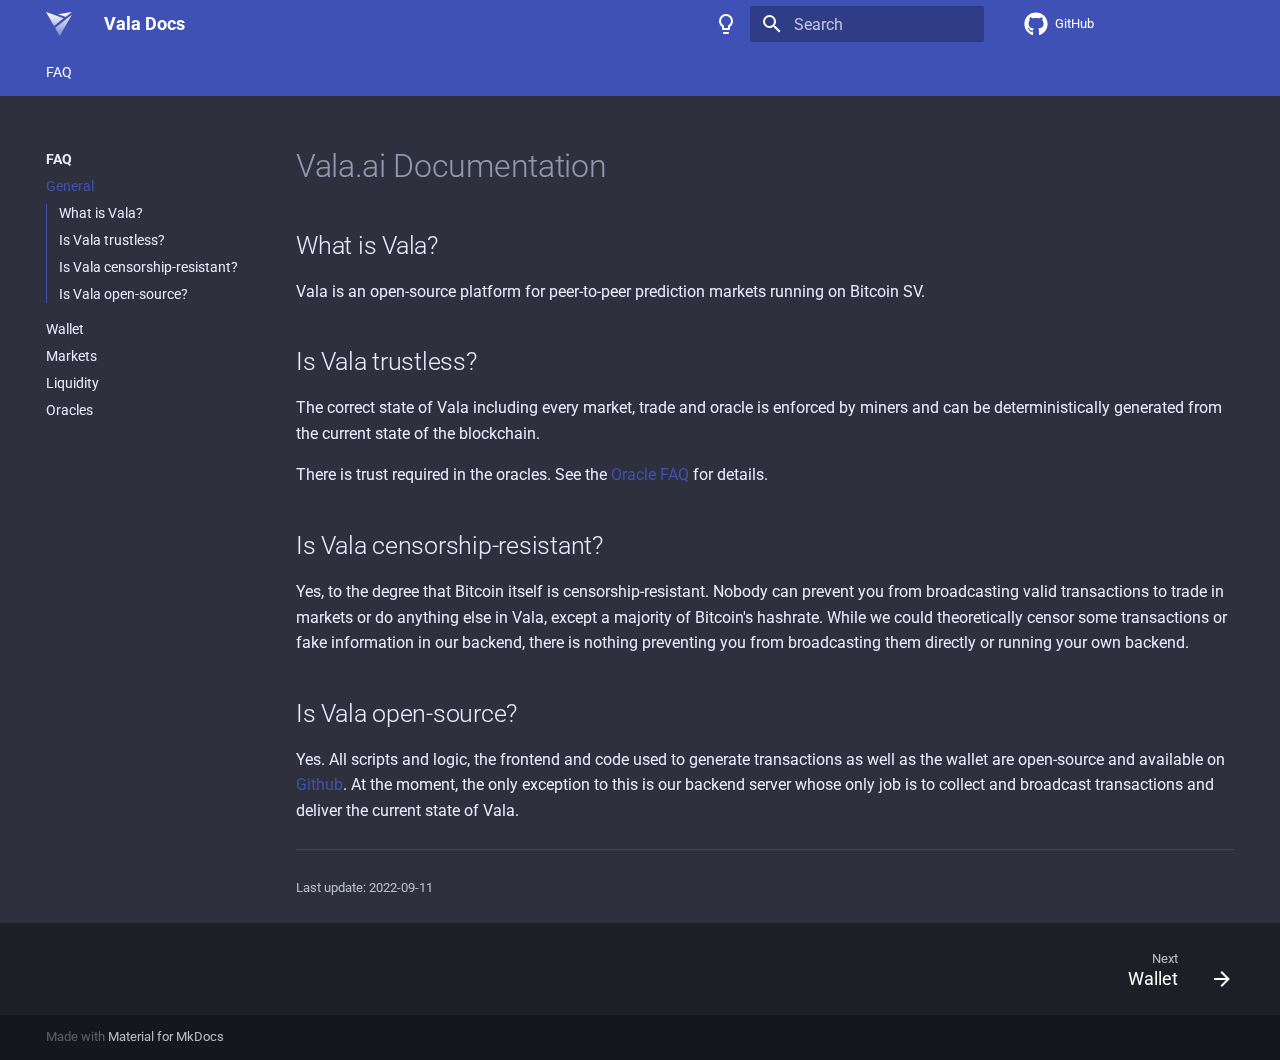
<file: index.html>
<!doctype html>
<html lang="en" class="no-js">
  <head>
    
      <meta charset="utf-8">
      <meta name="viewport" content="width=device-width,initial-scale=1">
      
        <meta name="description" content="Peer to Peer Prediction Markets on Bitcoin">
      
      
      
        <link rel="canonical" href="https://vala.ai/">
      
      <link rel="icon" href="assets/logo.svg">
      <meta name="generator" content="mkdocs-1.3.0, mkdocs-material-8.2.16">
    
    
      
        <title>General - Vala Docs</title>
      
    
    
      <link rel="stylesheet" href="assets/stylesheets/main.1c3799f8.min.css">
      
        
        <link rel="stylesheet" href="assets/stylesheets/palette.cc9b2e1e.min.css">
        
      
    
    
    
      
        
        
        <link rel="preconnect" href="https://fonts.gstatic.com" crossorigin>
        <link rel="stylesheet" href="https://fonts.googleapis.com/css?family=Roboto:300,300i,400,400i,700,700i%7CRoboto+Mono:400,400i,700,700i&display=fallback">
        <style>:root{--md-text-font:"Roboto";--md-code-font:"Roboto Mono"}</style>
      
    
    
    <script>__md_scope=new URL(".",location),__md_get=(e,_=localStorage,t=__md_scope)=>JSON.parse(_.getItem(t.pathname+"."+e)),__md_set=(e,_,t=localStorage,a=__md_scope)=>{try{t.setItem(a.pathname+"."+e,JSON.stringify(_))}catch(e){}}</script>
    
      

    
    
  </head>
  
  
    
    
      
    
    
    
    
    <body dir="ltr" data-md-color-scheme="slate" data-md-color-primary="" data-md-color-accent="">
  
    
    
      <script>var palette=__md_get("__palette");if(palette&&"object"==typeof palette.color)for(var key of Object.keys(palette.color))document.body.setAttribute("data-md-color-"+key,palette.color[key])</script>
    
    <input class="md-toggle" data-md-toggle="drawer" type="checkbox" id="__drawer" autocomplete="off">
    <input class="md-toggle" data-md-toggle="search" type="checkbox" id="__search" autocomplete="off">
    <label class="md-overlay" for="__drawer"></label>
    <div data-md-component="skip">
      
        
        <a href="#valaai-documentation" class="md-skip">
          Skip to content
        </a>
      
    </div>
    <div data-md-component="announce">
      
    </div>
    
    
      

<header class="md-header" data-md-component="header">
  <nav class="md-header__inner md-grid" aria-label="Header">
    <a href="https://vala.ai" title="Vala Docs" class="md-header__button md-logo" aria-label="Vala Docs" data-md-component="logo">
      
  <img src="assets/vala_white.svg" alt="logo">

    </a>
    <label class="md-header__button md-icon" for="__drawer">
      <svg xmlns="http://www.w3.org/2000/svg" viewBox="0 0 24 24"><path d="M3 6h18v2H3V6m0 5h18v2H3v-2m0 5h18v2H3v-2Z"/></svg>
    </label>
    <div class="md-header__title" data-md-component="header-title">
      <div class="md-header__ellipsis">
        <div class="md-header__topic">
          <span class="md-ellipsis">
            Vala Docs
          </span>
        </div>
        <div class="md-header__topic" data-md-component="header-topic">
          <span class="md-ellipsis">
            
              General
            
          </span>
        </div>
      </div>
    </div>
    
      <form class="md-header__option" data-md-component="palette">
        
          
          
          <input class="md-option" data-md-color-media="" data-md-color-scheme="slate" data-md-color-primary="" data-md-color-accent=""  aria-label="Switch to light mode"  type="radio" name="__palette" id="__palette_1">
          
            <label class="md-header__button md-icon" title="Switch to light mode" for="__palette_2" hidden>
              <svg xmlns="http://www.w3.org/2000/svg" viewBox="0 0 24 24"><path d="M12 2a7 7 0 0 1 7 7c0 2.38-1.19 4.47-3 5.74V17a1 1 0 0 1-1 1H9a1 1 0 0 1-1-1v-2.26C6.19 13.47 5 11.38 5 9a7 7 0 0 1 7-7M9 21v-1h6v1a1 1 0 0 1-1 1h-4a1 1 0 0 1-1-1m3-17a5 5 0 0 0-5 5c0 2.05 1.23 3.81 3 4.58V16h4v-2.42c1.77-.77 3-2.53 3-4.58a5 5 0 0 0-5-5Z"/></svg>
            </label>
          
        
          
          
          <input class="md-option" data-md-color-media="" data-md-color-scheme="default" data-md-color-primary="" data-md-color-accent=""  aria-label="Switch to dark mode"  type="radio" name="__palette" id="__palette_2">
          
            <label class="md-header__button md-icon" title="Switch to dark mode" for="__palette_1" hidden>
              <svg xmlns="http://www.w3.org/2000/svg" viewBox="0 0 24 24"><path d="M12 2a7 7 0 0 0-7 7c0 2.38 1.19 4.47 3 5.74V17a1 1 0 0 0 1 1h6a1 1 0 0 0 1-1v-2.26c1.81-1.27 3-3.36 3-5.74a7 7 0 0 0-7-7M9 21a1 1 0 0 0 1 1h4a1 1 0 0 0 1-1v-1H9v1Z"/></svg>
            </label>
          
        
      </form>
    
    
    
      <label class="md-header__button md-icon" for="__search">
        <svg xmlns="http://www.w3.org/2000/svg" viewBox="0 0 24 24"><path d="M9.5 3A6.5 6.5 0 0 1 16 9.5c0 1.61-.59 3.09-1.56 4.23l.27.27h.79l5 5-1.5 1.5-5-5v-.79l-.27-.27A6.516 6.516 0 0 1 9.5 16 6.5 6.5 0 0 1 3 9.5 6.5 6.5 0 0 1 9.5 3m0 2C7 5 5 7 5 9.5S7 14 9.5 14 14 12 14 9.5 12 5 9.5 5Z"/></svg>
      </label>
      <div class="md-search" data-md-component="search" role="dialog">
  <label class="md-search__overlay" for="__search"></label>
  <div class="md-search__inner" role="search">
    <form class="md-search__form" name="search">
      <input type="text" class="md-search__input" name="query" aria-label="Search" placeholder="Search" autocapitalize="off" autocorrect="off" autocomplete="off" spellcheck="false" data-md-component="search-query" required>
      <label class="md-search__icon md-icon" for="__search">
        <svg xmlns="http://www.w3.org/2000/svg" viewBox="0 0 24 24"><path d="M9.5 3A6.5 6.5 0 0 1 16 9.5c0 1.61-.59 3.09-1.56 4.23l.27.27h.79l5 5-1.5 1.5-5-5v-.79l-.27-.27A6.516 6.516 0 0 1 9.5 16 6.5 6.5 0 0 1 3 9.5 6.5 6.5 0 0 1 9.5 3m0 2C7 5 5 7 5 9.5S7 14 9.5 14 14 12 14 9.5 12 5 9.5 5Z"/></svg>
        <svg xmlns="http://www.w3.org/2000/svg" viewBox="0 0 24 24"><path d="M20 11v2H8l5.5 5.5-1.42 1.42L4.16 12l7.92-7.92L13.5 5.5 8 11h12Z"/></svg>
      </label>
      <nav class="md-search__options" aria-label="Search">
        
        <button type="reset" class="md-search__icon md-icon" aria-label="Clear" tabindex="-1">
          <svg xmlns="http://www.w3.org/2000/svg" viewBox="0 0 24 24"><path d="M19 6.41 17.59 5 12 10.59 6.41 5 5 6.41 10.59 12 5 17.59 6.41 19 12 13.41 17.59 19 19 17.59 13.41 12 19 6.41Z"/></svg>
        </button>
      </nav>
      
    </form>
    <div class="md-search__output">
      <div class="md-search__scrollwrap" data-md-scrollfix>
        <div class="md-search-result" data-md-component="search-result">
          <div class="md-search-result__meta">
            Initializing search
          </div>
          <ol class="md-search-result__list"></ol>
        </div>
      </div>
    </div>
  </div>
</div>
    
    
      <div class="md-header__source">
        <a href="https://github.com/valapm/documentation" title="Go to repository" class="md-source" data-md-component="source">
  <div class="md-source__icon md-icon">
    
    <svg xmlns="http://www.w3.org/2000/svg" viewBox="0 0 496 512"><!--! Font Awesome Free 6.1.1 by @fontawesome - https://fontawesome.com License - https://fontawesome.com/license/free (Icons: CC BY 4.0, Fonts: SIL OFL 1.1, Code: MIT License) Copyright 2022 Fonticons, Inc.--><path d="M165.9 397.4c0 2-2.3 3.6-5.2 3.6-3.3.3-5.6-1.3-5.6-3.6 0-2 2.3-3.6 5.2-3.6 3-.3 5.6 1.3 5.6 3.6zm-31.1-4.5c-.7 2 1.3 4.3 4.3 4.9 2.6 1 5.6 0 6.2-2s-1.3-4.3-4.3-5.2c-2.6-.7-5.5.3-6.2 2.3zm44.2-1.7c-2.9.7-4.9 2.6-4.6 4.9.3 2 2.9 3.3 5.9 2.6 2.9-.7 4.9-2.6 4.6-4.6-.3-1.9-3-3.2-5.9-2.9zM244.8 8C106.1 8 0 113.3 0 252c0 110.9 69.8 205.8 169.5 239.2 12.8 2.3 17.3-5.6 17.3-12.1 0-6.2-.3-40.4-.3-61.4 0 0-70 15-84.7-29.8 0 0-11.4-29.1-27.8-36.6 0 0-22.9-15.7 1.6-15.4 0 0 24.9 2 38.6 25.8 21.9 38.6 58.6 27.5 72.9 20.9 2.3-16 8.8-27.1 16-33.7-55.9-6.2-112.3-14.3-112.3-110.5 0-27.5 7.6-41.3 23.6-58.9-2.6-6.5-11.1-33.3 2.6-67.9 20.9-6.5 69 27 69 27 20-5.6 41.5-8.5 62.8-8.5s42.8 2.9 62.8 8.5c0 0 48.1-33.6 69-27 13.7 34.7 5.2 61.4 2.6 67.9 16 17.7 25.8 31.5 25.8 58.9 0 96.5-58.9 104.2-114.8 110.5 9.2 7.9 17 22.9 17 46.4 0 33.7-.3 75.4-.3 83.6 0 6.5 4.6 14.4 17.3 12.1C428.2 457.8 496 362.9 496 252 496 113.3 383.5 8 244.8 8zM97.2 352.9c-1.3 1-1 3.3.7 5.2 1.6 1.6 3.9 2.3 5.2 1 1.3-1 1-3.3-.7-5.2-1.6-1.6-3.9-2.3-5.2-1zm-10.8-8.1c-.7 1.3.3 2.9 2.3 3.9 1.6 1 3.6.7 4.3-.7.7-1.3-.3-2.9-2.3-3.9-2-.6-3.6-.3-4.3.7zm32.4 35.6c-1.6 1.3-1 4.3 1.3 6.2 2.3 2.3 5.2 2.6 6.5 1 1.3-1.3.7-4.3-1.3-6.2-2.2-2.3-5.2-2.6-6.5-1zm-11.4-14.7c-1.6 1-1.6 3.6 0 5.9 1.6 2.3 4.3 3.3 5.6 2.3 1.6-1.3 1.6-3.9 0-6.2-1.4-2.3-4-3.3-5.6-2z"/></svg>
  </div>
  <div class="md-source__repository">
    GitHub
  </div>
</a>
      </div>
    
  </nav>
  
</header>
    
    <div class="md-container" data-md-component="container">
      
      
        
          
            
<nav class="md-tabs" aria-label="Tabs" data-md-component="tabs">
  <div class="md-tabs__inner md-grid">
    <ul class="md-tabs__list">
      
        
  
  
    
  


  
  
  
    <li class="md-tabs__item">
      <a href="." class="md-tabs__link md-tabs__link--active">
        FAQ
      </a>
    </li>
  

      
    </ul>
  </div>
</nav>
          
        
      
      <main class="md-main" data-md-component="main">
        <div class="md-main__inner md-grid">
          
            
              
              <div class="md-sidebar md-sidebar--primary" data-md-component="sidebar" data-md-type="navigation" >
                <div class="md-sidebar__scrollwrap">
                  <div class="md-sidebar__inner">
                    

  


  

<nav class="md-nav md-nav--primary md-nav--lifted md-nav--integrated" aria-label="Navigation" data-md-level="0">
  <label class="md-nav__title" for="__drawer">
    <a href="https://vala.ai" title="Vala Docs" class="md-nav__button md-logo" aria-label="Vala Docs" data-md-component="logo">
      
  <img src="assets/vala_white.svg" alt="logo">

    </a>
    Vala Docs
  </label>
  
    <div class="md-nav__source">
      <a href="https://github.com/valapm/documentation" title="Go to repository" class="md-source" data-md-component="source">
  <div class="md-source__icon md-icon">
    
    <svg xmlns="http://www.w3.org/2000/svg" viewBox="0 0 496 512"><!--! Font Awesome Free 6.1.1 by @fontawesome - https://fontawesome.com License - https://fontawesome.com/license/free (Icons: CC BY 4.0, Fonts: SIL OFL 1.1, Code: MIT License) Copyright 2022 Fonticons, Inc.--><path d="M165.9 397.4c0 2-2.3 3.6-5.2 3.6-3.3.3-5.6-1.3-5.6-3.6 0-2 2.3-3.6 5.2-3.6 3-.3 5.6 1.3 5.6 3.6zm-31.1-4.5c-.7 2 1.3 4.3 4.3 4.9 2.6 1 5.6 0 6.2-2s-1.3-4.3-4.3-5.2c-2.6-.7-5.5.3-6.2 2.3zm44.2-1.7c-2.9.7-4.9 2.6-4.6 4.9.3 2 2.9 3.3 5.9 2.6 2.9-.7 4.9-2.6 4.6-4.6-.3-1.9-3-3.2-5.9-2.9zM244.8 8C106.1 8 0 113.3 0 252c0 110.9 69.8 205.8 169.5 239.2 12.8 2.3 17.3-5.6 17.3-12.1 0-6.2-.3-40.4-.3-61.4 0 0-70 15-84.7-29.8 0 0-11.4-29.1-27.8-36.6 0 0-22.9-15.7 1.6-15.4 0 0 24.9 2 38.6 25.8 21.9 38.6 58.6 27.5 72.9 20.9 2.3-16 8.8-27.1 16-33.7-55.9-6.2-112.3-14.3-112.3-110.5 0-27.5 7.6-41.3 23.6-58.9-2.6-6.5-11.1-33.3 2.6-67.9 20.9-6.5 69 27 69 27 20-5.6 41.5-8.5 62.8-8.5s42.8 2.9 62.8 8.5c0 0 48.1-33.6 69-27 13.7 34.7 5.2 61.4 2.6 67.9 16 17.7 25.8 31.5 25.8 58.9 0 96.5-58.9 104.2-114.8 110.5 9.2 7.9 17 22.9 17 46.4 0 33.7-.3 75.4-.3 83.6 0 6.5 4.6 14.4 17.3 12.1C428.2 457.8 496 362.9 496 252 496 113.3 383.5 8 244.8 8zM97.2 352.9c-1.3 1-1 3.3.7 5.2 1.6 1.6 3.9 2.3 5.2 1 1.3-1 1-3.3-.7-5.2-1.6-1.6-3.9-2.3-5.2-1zm-10.8-8.1c-.7 1.3.3 2.9 2.3 3.9 1.6 1 3.6.7 4.3-.7.7-1.3-.3-2.9-2.3-3.9-2-.6-3.6-.3-4.3.7zm32.4 35.6c-1.6 1.3-1 4.3 1.3 6.2 2.3 2.3 5.2 2.6 6.5 1 1.3-1.3.7-4.3-1.3-6.2-2.2-2.3-5.2-2.6-6.5-1zm-11.4-14.7c-1.6 1-1.6 3.6 0 5.9 1.6 2.3 4.3 3.3 5.6 2.3 1.6-1.3 1.6-3.9 0-6.2-1.4-2.3-4-3.3-5.6-2z"/></svg>
  </div>
  <div class="md-source__repository">
    GitHub
  </div>
</a>
    </div>
  
  <ul class="md-nav__list" data-md-scrollfix>
    
      
      
      

  
  
    
  
  
    
    <li class="md-nav__item md-nav__item--active md-nav__item--nested">
      
      
        <input class="md-nav__toggle md-toggle" data-md-toggle="__nav_1" type="checkbox" id="__nav_1" checked>
      
      
      
      
        <label class="md-nav__link" for="__nav_1">
          FAQ
          <span class="md-nav__icon md-icon"></span>
        </label>
      
      <nav class="md-nav" aria-label="FAQ" data-md-level="1">
        <label class="md-nav__title" for="__nav_1">
          <span class="md-nav__icon md-icon"></span>
          FAQ
        </label>
        <ul class="md-nav__list" data-md-scrollfix>
          
            
              
  
  
    
  
  
    <li class="md-nav__item md-nav__item--active">
      
      <input class="md-nav__toggle md-toggle" data-md-toggle="toc" type="checkbox" id="__toc">
      
      
        
      
      
        <label class="md-nav__link md-nav__link--active" for="__toc">
          General
          <span class="md-nav__icon md-icon"></span>
        </label>
      
      <a href="." class="md-nav__link md-nav__link--active">
        General
      </a>
      
        

<nav class="md-nav md-nav--secondary" aria-label="Table of contents">
  
  
  
    
  
  
    <label class="md-nav__title" for="__toc">
      <span class="md-nav__icon md-icon"></span>
      Table of contents
    </label>
    <ul class="md-nav__list" data-md-component="toc" data-md-scrollfix>
      
        <li class="md-nav__item">
  <a href="#what-is-vala" class="md-nav__link">
    What is Vala?
  </a>
  
</li>
      
        <li class="md-nav__item">
  <a href="#is-vala-trustless" class="md-nav__link">
    Is Vala trustless?
  </a>
  
</li>
      
        <li class="md-nav__item">
  <a href="#is-vala-censorship-resistant" class="md-nav__link">
    Is Vala censorship-resistant?
  </a>
  
</li>
      
        <li class="md-nav__item">
  <a href="#is-vala-open-source" class="md-nav__link">
    Is Vala open-source?
  </a>
  
</li>
      
    </ul>
  
</nav>
      
    </li>
  

            
          
            
              
  
  
  
    <li class="md-nav__item">
      <a href="faq/wallet/" class="md-nav__link">
        Wallet
      </a>
    </li>
  

            
          
            
              
  
  
  
    <li class="md-nav__item">
      <a href="faq/markets/" class="md-nav__link">
        Markets
      </a>
    </li>
  

            
          
            
              
  
  
  
    <li class="md-nav__item">
      <a href="faq/liquidity/" class="md-nav__link">
        Liquidity
      </a>
    </li>
  

            
          
            
              
  
  
  
    <li class="md-nav__item">
      <a href="faq/oracles/" class="md-nav__link">
        Oracles
      </a>
    </li>
  

            
          
        </ul>
      </nav>
    </li>
  

    
  </ul>
</nav>
                  </div>
                </div>
              </div>
            
            
          
          <div class="md-content" data-md-component="content">
            <article class="md-content__inner md-typeset">
              
                


<h1 id="valaai-documentation">Vala.ai Documentation</h1>
<h2 id="what-is-vala">What is Vala?</h2>
<p>Vala is an open-source platform for peer-to-peer prediction markets running on Bitcoin SV.</p>
<h2 id="is-vala-trustless">Is Vala trustless?</h2>
<p>The correct state of Vala including every market, trade and oracle is enforced by miners and can be deterministically generated from the current state of the blockchain.</p>
<p>There is trust required in the oracles. See the <a href="faq/oracles/">Oracle FAQ</a> for details.</p>
<h2 id="is-vala-censorship-resistant">Is Vala censorship-resistant?</h2>
<p>Yes, to the degree that Bitcoin itself is censorship-resistant. Nobody can prevent you from broadcasting valid transactions to trade in markets or do anything else in Vala, except a majority of Bitcoin's hashrate. While we could theoretically censor some transactions or fake information in our backend, there is nothing preventing you from broadcasting them directly or running your own backend.</p>
<h2 id="is-vala-open-source">Is Vala open-source?</h2>
<p>Yes. All scripts and logic, the frontend and code used to generate transactions as well as the wallet are open-source and available on <a href="https://github.com/valapm">Github</a>. At the moment, the only exception to this is our backend server whose only job is to collect and broadcast transactions and deliver the current state of Vala.</p>

  <hr>
<div class="md-source-file">
  <small>
    
      Last update:
      2022-09-11
    
  </small>
</div>

              
            </article>
          </div>
        </div>
        
      </main>
      
        <footer class="md-footer">
  
    <nav class="md-footer__inner md-grid" aria-label="Footer">
      
      
        
        <a href="faq/wallet/" class="md-footer__link md-footer__link--next" aria-label="Next: Wallet" rel="next">
          <div class="md-footer__title">
            <div class="md-ellipsis">
              <span class="md-footer__direction">
                Next
              </span>
              Wallet
            </div>
          </div>
          <div class="md-footer__button md-icon">
            <svg xmlns="http://www.w3.org/2000/svg" viewBox="0 0 24 24"><path d="M4 11v2h12l-5.5 5.5 1.42 1.42L19.84 12l-7.92-7.92L10.5 5.5 16 11H4Z"/></svg>
          </div>
        </a>
      
    </nav>
  
  <div class="md-footer-meta md-typeset">
    <div class="md-footer-meta__inner md-grid">
      <div class="md-copyright">
  
  
    Made with
    <a href="https://squidfunk.github.io/mkdocs-material/" target="_blank" rel="noopener">
      Material for MkDocs
    </a>
  
</div>
      
    </div>
  </div>
</footer>
      
    </div>
    <div class="md-dialog" data-md-component="dialog">
      <div class="md-dialog__inner md-typeset"></div>
    </div>
    <script id="__config" type="application/json">{"base": ".", "features": ["navigation.instant", "navigation.tracking", "navigation.tabs", "navigation.expand", "toc.integrate"], "search": "assets/javascripts/workers/search.2a1c317c.min.js", "translations": {"clipboard.copied": "Copied to clipboard", "clipboard.copy": "Copy to clipboard", "search.config.lang": "en", "search.config.pipeline": "trimmer, stopWordFilter", "search.config.separator": "[\\s\\-]+", "search.placeholder": "Search", "search.result.more.one": "1 more on this page", "search.result.more.other": "# more on this page", "search.result.none": "No matching documents", "search.result.one": "1 matching document", "search.result.other": "# matching documents", "search.result.placeholder": "Type to start searching", "search.result.term.missing": "Missing", "select.version.title": "Select version"}}</script>
    
    
      <script src="assets/javascripts/bundle.3a4b43e5.min.js"></script>
      
    
  </body>
</html>
</file>
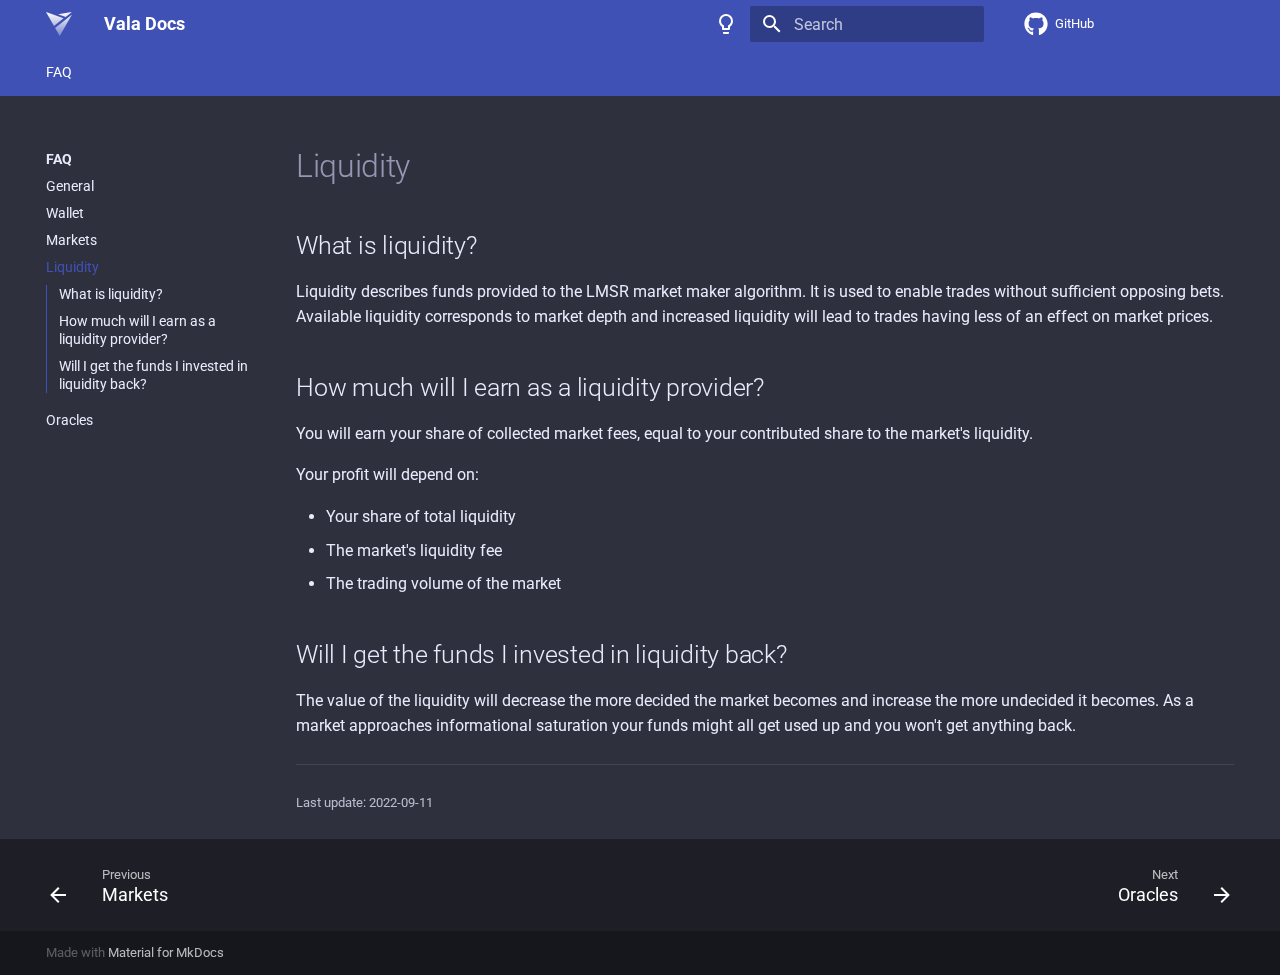
<file: faq/liquidity/index.html>
<!doctype html>
<html lang="en" class="no-js">
  <head>
    
      <meta charset="utf-8">
      <meta name="viewport" content="width=device-width,initial-scale=1">
      
        <meta name="description" content="Peer to Peer Prediction Markets on Bitcoin">
      
      
      
        <link rel="canonical" href="https://vala.ai/faq/liquidity/">
      
      <link rel="icon" href="../../assets/logo.svg">
      <meta name="generator" content="mkdocs-1.3.0, mkdocs-material-8.2.16">
    
    
      
        <title>Liquidity - Vala Docs</title>
      
    
    
      <link rel="stylesheet" href="../../assets/stylesheets/main.1c3799f8.min.css">
      
        
        <link rel="stylesheet" href="../../assets/stylesheets/palette.cc9b2e1e.min.css">
        
      
    
    
    
      
        
        
        <link rel="preconnect" href="https://fonts.gstatic.com" crossorigin>
        <link rel="stylesheet" href="https://fonts.googleapis.com/css?family=Roboto:300,300i,400,400i,700,700i%7CRoboto+Mono:400,400i,700,700i&display=fallback">
        <style>:root{--md-text-font:"Roboto";--md-code-font:"Roboto Mono"}</style>
      
    
    
    <script>__md_scope=new URL("../..",location),__md_get=(e,_=localStorage,t=__md_scope)=>JSON.parse(_.getItem(t.pathname+"."+e)),__md_set=(e,_,t=localStorage,a=__md_scope)=>{try{t.setItem(a.pathname+"."+e,JSON.stringify(_))}catch(e){}}</script>
    
      

    
    
  </head>
  
  
    
    
      
    
    
    
    
    <body dir="ltr" data-md-color-scheme="slate" data-md-color-primary="" data-md-color-accent="">
  
    
    
      <script>var palette=__md_get("__palette");if(palette&&"object"==typeof palette.color)for(var key of Object.keys(palette.color))document.body.setAttribute("data-md-color-"+key,palette.color[key])</script>
    
    <input class="md-toggle" data-md-toggle="drawer" type="checkbox" id="__drawer" autocomplete="off">
    <input class="md-toggle" data-md-toggle="search" type="checkbox" id="__search" autocomplete="off">
    <label class="md-overlay" for="__drawer"></label>
    <div data-md-component="skip">
      
        
        <a href="#what-is-liquidity" class="md-skip">
          Skip to content
        </a>
      
    </div>
    <div data-md-component="announce">
      
    </div>
    
    
      

<header class="md-header" data-md-component="header">
  <nav class="md-header__inner md-grid" aria-label="Header">
    <a href="https://vala.ai" title="Vala Docs" class="md-header__button md-logo" aria-label="Vala Docs" data-md-component="logo">
      
  <img src="../../assets/vala_white.svg" alt="logo">

    </a>
    <label class="md-header__button md-icon" for="__drawer">
      <svg xmlns="http://www.w3.org/2000/svg" viewBox="0 0 24 24"><path d="M3 6h18v2H3V6m0 5h18v2H3v-2m0 5h18v2H3v-2Z"/></svg>
    </label>
    <div class="md-header__title" data-md-component="header-title">
      <div class="md-header__ellipsis">
        <div class="md-header__topic">
          <span class="md-ellipsis">
            Vala Docs
          </span>
        </div>
        <div class="md-header__topic" data-md-component="header-topic">
          <span class="md-ellipsis">
            
              Liquidity
            
          </span>
        </div>
      </div>
    </div>
    
      <form class="md-header__option" data-md-component="palette">
        
          
          
          <input class="md-option" data-md-color-media="" data-md-color-scheme="slate" data-md-color-primary="" data-md-color-accent=""  aria-label="Switch to light mode"  type="radio" name="__palette" id="__palette_1">
          
            <label class="md-header__button md-icon" title="Switch to light mode" for="__palette_2" hidden>
              <svg xmlns="http://www.w3.org/2000/svg" viewBox="0 0 24 24"><path d="M12 2a7 7 0 0 1 7 7c0 2.38-1.19 4.47-3 5.74V17a1 1 0 0 1-1 1H9a1 1 0 0 1-1-1v-2.26C6.19 13.47 5 11.38 5 9a7 7 0 0 1 7-7M9 21v-1h6v1a1 1 0 0 1-1 1h-4a1 1 0 0 1-1-1m3-17a5 5 0 0 0-5 5c0 2.05 1.23 3.81 3 4.58V16h4v-2.42c1.77-.77 3-2.53 3-4.58a5 5 0 0 0-5-5Z"/></svg>
            </label>
          
        
          
          
          <input class="md-option" data-md-color-media="" data-md-color-scheme="default" data-md-color-primary="" data-md-color-accent=""  aria-label="Switch to dark mode"  type="radio" name="__palette" id="__palette_2">
          
            <label class="md-header__button md-icon" title="Switch to dark mode" for="__palette_1" hidden>
              <svg xmlns="http://www.w3.org/2000/svg" viewBox="0 0 24 24"><path d="M12 2a7 7 0 0 0-7 7c0 2.38 1.19 4.47 3 5.74V17a1 1 0 0 0 1 1h6a1 1 0 0 0 1-1v-2.26c1.81-1.27 3-3.36 3-5.74a7 7 0 0 0-7-7M9 21a1 1 0 0 0 1 1h4a1 1 0 0 0 1-1v-1H9v1Z"/></svg>
            </label>
          
        
      </form>
    
    
    
      <label class="md-header__button md-icon" for="__search">
        <svg xmlns="http://www.w3.org/2000/svg" viewBox="0 0 24 24"><path d="M9.5 3A6.5 6.5 0 0 1 16 9.5c0 1.61-.59 3.09-1.56 4.23l.27.27h.79l5 5-1.5 1.5-5-5v-.79l-.27-.27A6.516 6.516 0 0 1 9.5 16 6.5 6.5 0 0 1 3 9.5 6.5 6.5 0 0 1 9.5 3m0 2C7 5 5 7 5 9.5S7 14 9.5 14 14 12 14 9.5 12 5 9.5 5Z"/></svg>
      </label>
      <div class="md-search" data-md-component="search" role="dialog">
  <label class="md-search__overlay" for="__search"></label>
  <div class="md-search__inner" role="search">
    <form class="md-search__form" name="search">
      <input type="text" class="md-search__input" name="query" aria-label="Search" placeholder="Search" autocapitalize="off" autocorrect="off" autocomplete="off" spellcheck="false" data-md-component="search-query" required>
      <label class="md-search__icon md-icon" for="__search">
        <svg xmlns="http://www.w3.org/2000/svg" viewBox="0 0 24 24"><path d="M9.5 3A6.5 6.5 0 0 1 16 9.5c0 1.61-.59 3.09-1.56 4.23l.27.27h.79l5 5-1.5 1.5-5-5v-.79l-.27-.27A6.516 6.516 0 0 1 9.5 16 6.5 6.5 0 0 1 3 9.5 6.5 6.5 0 0 1 9.5 3m0 2C7 5 5 7 5 9.5S7 14 9.5 14 14 12 14 9.5 12 5 9.5 5Z"/></svg>
        <svg xmlns="http://www.w3.org/2000/svg" viewBox="0 0 24 24"><path d="M20 11v2H8l5.5 5.5-1.42 1.42L4.16 12l7.92-7.92L13.5 5.5 8 11h12Z"/></svg>
      </label>
      <nav class="md-search__options" aria-label="Search">
        
        <button type="reset" class="md-search__icon md-icon" aria-label="Clear" tabindex="-1">
          <svg xmlns="http://www.w3.org/2000/svg" viewBox="0 0 24 24"><path d="M19 6.41 17.59 5 12 10.59 6.41 5 5 6.41 10.59 12 5 17.59 6.41 19 12 13.41 17.59 19 19 17.59 13.41 12 19 6.41Z"/></svg>
        </button>
      </nav>
      
    </form>
    <div class="md-search__output">
      <div class="md-search__scrollwrap" data-md-scrollfix>
        <div class="md-search-result" data-md-component="search-result">
          <div class="md-search-result__meta">
            Initializing search
          </div>
          <ol class="md-search-result__list"></ol>
        </div>
      </div>
    </div>
  </div>
</div>
    
    
      <div class="md-header__source">
        <a href="https://github.com/valapm/documentation" title="Go to repository" class="md-source" data-md-component="source">
  <div class="md-source__icon md-icon">
    
    <svg xmlns="http://www.w3.org/2000/svg" viewBox="0 0 496 512"><!--! Font Awesome Free 6.1.1 by @fontawesome - https://fontawesome.com License - https://fontawesome.com/license/free (Icons: CC BY 4.0, Fonts: SIL OFL 1.1, Code: MIT License) Copyright 2022 Fonticons, Inc.--><path d="M165.9 397.4c0 2-2.3 3.6-5.2 3.6-3.3.3-5.6-1.3-5.6-3.6 0-2 2.3-3.6 5.2-3.6 3-.3 5.6 1.3 5.6 3.6zm-31.1-4.5c-.7 2 1.3 4.3 4.3 4.9 2.6 1 5.6 0 6.2-2s-1.3-4.3-4.3-5.2c-2.6-.7-5.5.3-6.2 2.3zm44.2-1.7c-2.9.7-4.9 2.6-4.6 4.9.3 2 2.9 3.3 5.9 2.6 2.9-.7 4.9-2.6 4.6-4.6-.3-1.9-3-3.2-5.9-2.9zM244.8 8C106.1 8 0 113.3 0 252c0 110.9 69.8 205.8 169.5 239.2 12.8 2.3 17.3-5.6 17.3-12.1 0-6.2-.3-40.4-.3-61.4 0 0-70 15-84.7-29.8 0 0-11.4-29.1-27.8-36.6 0 0-22.9-15.7 1.6-15.4 0 0 24.9 2 38.6 25.8 21.9 38.6 58.6 27.5 72.9 20.9 2.3-16 8.8-27.1 16-33.7-55.9-6.2-112.3-14.3-112.3-110.5 0-27.5 7.6-41.3 23.6-58.9-2.6-6.5-11.1-33.3 2.6-67.9 20.9-6.5 69 27 69 27 20-5.6 41.5-8.5 62.8-8.5s42.8 2.9 62.8 8.5c0 0 48.1-33.6 69-27 13.7 34.7 5.2 61.4 2.6 67.9 16 17.7 25.8 31.5 25.8 58.9 0 96.5-58.9 104.2-114.8 110.5 9.2 7.9 17 22.9 17 46.4 0 33.7-.3 75.4-.3 83.6 0 6.5 4.6 14.4 17.3 12.1C428.2 457.8 496 362.9 496 252 496 113.3 383.5 8 244.8 8zM97.2 352.9c-1.3 1-1 3.3.7 5.2 1.6 1.6 3.9 2.3 5.2 1 1.3-1 1-3.3-.7-5.2-1.6-1.6-3.9-2.3-5.2-1zm-10.8-8.1c-.7 1.3.3 2.9 2.3 3.9 1.6 1 3.6.7 4.3-.7.7-1.3-.3-2.9-2.3-3.9-2-.6-3.6-.3-4.3.7zm32.4 35.6c-1.6 1.3-1 4.3 1.3 6.2 2.3 2.3 5.2 2.6 6.5 1 1.3-1.3.7-4.3-1.3-6.2-2.2-2.3-5.2-2.6-6.5-1zm-11.4-14.7c-1.6 1-1.6 3.6 0 5.9 1.6 2.3 4.3 3.3 5.6 2.3 1.6-1.3 1.6-3.9 0-6.2-1.4-2.3-4-3.3-5.6-2z"/></svg>
  </div>
  <div class="md-source__repository">
    GitHub
  </div>
</a>
      </div>
    
  </nav>
  
</header>
    
    <div class="md-container" data-md-component="container">
      
      
        
          
            
<nav class="md-tabs" aria-label="Tabs" data-md-component="tabs">
  <div class="md-tabs__inner md-grid">
    <ul class="md-tabs__list">
      
        
  
  
    
  


  
  
  
    <li class="md-tabs__item">
      <a href="../.." class="md-tabs__link md-tabs__link--active">
        FAQ
      </a>
    </li>
  

      
    </ul>
  </div>
</nav>
          
        
      
      <main class="md-main" data-md-component="main">
        <div class="md-main__inner md-grid">
          
            
              
              <div class="md-sidebar md-sidebar--primary" data-md-component="sidebar" data-md-type="navigation" >
                <div class="md-sidebar__scrollwrap">
                  <div class="md-sidebar__inner">
                    

  


  

<nav class="md-nav md-nav--primary md-nav--lifted md-nav--integrated" aria-label="Navigation" data-md-level="0">
  <label class="md-nav__title" for="__drawer">
    <a href="https://vala.ai" title="Vala Docs" class="md-nav__button md-logo" aria-label="Vala Docs" data-md-component="logo">
      
  <img src="../../assets/vala_white.svg" alt="logo">

    </a>
    Vala Docs
  </label>
  
    <div class="md-nav__source">
      <a href="https://github.com/valapm/documentation" title="Go to repository" class="md-source" data-md-component="source">
  <div class="md-source__icon md-icon">
    
    <svg xmlns="http://www.w3.org/2000/svg" viewBox="0 0 496 512"><!--! Font Awesome Free 6.1.1 by @fontawesome - https://fontawesome.com License - https://fontawesome.com/license/free (Icons: CC BY 4.0, Fonts: SIL OFL 1.1, Code: MIT License) Copyright 2022 Fonticons, Inc.--><path d="M165.9 397.4c0 2-2.3 3.6-5.2 3.6-3.3.3-5.6-1.3-5.6-3.6 0-2 2.3-3.6 5.2-3.6 3-.3 5.6 1.3 5.6 3.6zm-31.1-4.5c-.7 2 1.3 4.3 4.3 4.9 2.6 1 5.6 0 6.2-2s-1.3-4.3-4.3-5.2c-2.6-.7-5.5.3-6.2 2.3zm44.2-1.7c-2.9.7-4.9 2.6-4.6 4.9.3 2 2.9 3.3 5.9 2.6 2.9-.7 4.9-2.6 4.6-4.6-.3-1.9-3-3.2-5.9-2.9zM244.8 8C106.1 8 0 113.3 0 252c0 110.9 69.8 205.8 169.5 239.2 12.8 2.3 17.3-5.6 17.3-12.1 0-6.2-.3-40.4-.3-61.4 0 0-70 15-84.7-29.8 0 0-11.4-29.1-27.8-36.6 0 0-22.9-15.7 1.6-15.4 0 0 24.9 2 38.6 25.8 21.9 38.6 58.6 27.5 72.9 20.9 2.3-16 8.8-27.1 16-33.7-55.9-6.2-112.3-14.3-112.3-110.5 0-27.5 7.6-41.3 23.6-58.9-2.6-6.5-11.1-33.3 2.6-67.9 20.9-6.5 69 27 69 27 20-5.6 41.5-8.5 62.8-8.5s42.8 2.9 62.8 8.5c0 0 48.1-33.6 69-27 13.7 34.7 5.2 61.4 2.6 67.9 16 17.7 25.8 31.5 25.8 58.9 0 96.5-58.9 104.2-114.8 110.5 9.2 7.9 17 22.9 17 46.4 0 33.7-.3 75.4-.3 83.6 0 6.5 4.6 14.4 17.3 12.1C428.2 457.8 496 362.9 496 252 496 113.3 383.5 8 244.8 8zM97.2 352.9c-1.3 1-1 3.3.7 5.2 1.6 1.6 3.9 2.3 5.2 1 1.3-1 1-3.3-.7-5.2-1.6-1.6-3.9-2.3-5.2-1zm-10.8-8.1c-.7 1.3.3 2.9 2.3 3.9 1.6 1 3.6.7 4.3-.7.7-1.3-.3-2.9-2.3-3.9-2-.6-3.6-.3-4.3.7zm32.4 35.6c-1.6 1.3-1 4.3 1.3 6.2 2.3 2.3 5.2 2.6 6.5 1 1.3-1.3.7-4.3-1.3-6.2-2.2-2.3-5.2-2.6-6.5-1zm-11.4-14.7c-1.6 1-1.6 3.6 0 5.9 1.6 2.3 4.3 3.3 5.6 2.3 1.6-1.3 1.6-3.9 0-6.2-1.4-2.3-4-3.3-5.6-2z"/></svg>
  </div>
  <div class="md-source__repository">
    GitHub
  </div>
</a>
    </div>
  
  <ul class="md-nav__list" data-md-scrollfix>
    
      
      
      

  
  
    
  
  
    
    <li class="md-nav__item md-nav__item--active md-nav__item--nested">
      
      
        <input class="md-nav__toggle md-toggle" data-md-toggle="__nav_1" type="checkbox" id="__nav_1" checked>
      
      
      
      
        <label class="md-nav__link" for="__nav_1">
          FAQ
          <span class="md-nav__icon md-icon"></span>
        </label>
      
      <nav class="md-nav" aria-label="FAQ" data-md-level="1">
        <label class="md-nav__title" for="__nav_1">
          <span class="md-nav__icon md-icon"></span>
          FAQ
        </label>
        <ul class="md-nav__list" data-md-scrollfix>
          
            
              
  
  
  
    <li class="md-nav__item">
      <a href="../.." class="md-nav__link">
        General
      </a>
    </li>
  

            
          
            
              
  
  
  
    <li class="md-nav__item">
      <a href="../wallet/" class="md-nav__link">
        Wallet
      </a>
    </li>
  

            
          
            
              
  
  
  
    <li class="md-nav__item">
      <a href="../markets/" class="md-nav__link">
        Markets
      </a>
    </li>
  

            
          
            
              
  
  
    
  
  
    <li class="md-nav__item md-nav__item--active">
      
      <input class="md-nav__toggle md-toggle" data-md-toggle="toc" type="checkbox" id="__toc">
      
      
      
        <label class="md-nav__link md-nav__link--active" for="__toc">
          Liquidity
          <span class="md-nav__icon md-icon"></span>
        </label>
      
      <a href="./" class="md-nav__link md-nav__link--active">
        Liquidity
      </a>
      
        

<nav class="md-nav md-nav--secondary" aria-label="Table of contents">
  
  
  
  
    <label class="md-nav__title" for="__toc">
      <span class="md-nav__icon md-icon"></span>
      Table of contents
    </label>
    <ul class="md-nav__list" data-md-component="toc" data-md-scrollfix>
      
        <li class="md-nav__item">
  <a href="#what-is-liquidity" class="md-nav__link">
    What is liquidity?
  </a>
  
</li>
      
        <li class="md-nav__item">
  <a href="#how-much-will-i-earn-as-a-liquidity-provider" class="md-nav__link">
    How much will I earn as a liquidity provider?
  </a>
  
</li>
      
        <li class="md-nav__item">
  <a href="#will-i-get-the-funds-i-invested-in-liquidity-back" class="md-nav__link">
    Will I get the funds I invested in liquidity back?
  </a>
  
</li>
      
    </ul>
  
</nav>
      
    </li>
  

            
          
            
              
  
  
  
    <li class="md-nav__item">
      <a href="../oracles/" class="md-nav__link">
        Oracles
      </a>
    </li>
  

            
          
        </ul>
      </nav>
    </li>
  

    
  </ul>
</nav>
                  </div>
                </div>
              </div>
            
            
          
          <div class="md-content" data-md-component="content">
            <article class="md-content__inner md-typeset">
              
                


  <h1>Liquidity</h1>

<h2 id="what-is-liquidity">What is liquidity?</h2>
<p>Liquidity describes funds provided to the LMSR market maker algorithm. It is used to enable trades without sufficient opposing bets.
Available liquidity corresponds to market depth and increased liquidity will lead to trades having less of an effect on market prices.</p>
<h2 id="how-much-will-i-earn-as-a-liquidity-provider">How much will I earn as a liquidity provider?</h2>
<p>You will earn your share of collected market fees, equal to your contributed share to the market's liquidity.</p>
<p>Your profit will depend on:</p>
<ul>
<li>Your share of total liquidity</li>
<li>The market's liquidity fee</li>
<li>The trading volume of the market</li>
</ul>
<h2 id="will-i-get-the-funds-i-invested-in-liquidity-back">Will I get the funds I invested in liquidity back?</h2>
<p>The value of the liquidity will decrease the more decided the market becomes and increase the more undecided it becomes.
As a market approaches informational saturation your funds might all get used up and you won't get anything back.</p>

  <hr>
<div class="md-source-file">
  <small>
    
      Last update:
      2022-09-11
    
  </small>
</div>

              
            </article>
          </div>
        </div>
        
      </main>
      
        <footer class="md-footer">
  
    <nav class="md-footer__inner md-grid" aria-label="Footer">
      
        
        <a href="../markets/" class="md-footer__link md-footer__link--prev" aria-label="Previous: Markets" rel="prev">
          <div class="md-footer__button md-icon">
            <svg xmlns="http://www.w3.org/2000/svg" viewBox="0 0 24 24"><path d="M20 11v2H8l5.5 5.5-1.42 1.42L4.16 12l7.92-7.92L13.5 5.5 8 11h12Z"/></svg>
          </div>
          <div class="md-footer__title">
            <div class="md-ellipsis">
              <span class="md-footer__direction">
                Previous
              </span>
              Markets
            </div>
          </div>
        </a>
      
      
        
        <a href="../oracles/" class="md-footer__link md-footer__link--next" aria-label="Next: Oracles" rel="next">
          <div class="md-footer__title">
            <div class="md-ellipsis">
              <span class="md-footer__direction">
                Next
              </span>
              Oracles
            </div>
          </div>
          <div class="md-footer__button md-icon">
            <svg xmlns="http://www.w3.org/2000/svg" viewBox="0 0 24 24"><path d="M4 11v2h12l-5.5 5.5 1.42 1.42L19.84 12l-7.92-7.92L10.5 5.5 16 11H4Z"/></svg>
          </div>
        </a>
      
    </nav>
  
  <div class="md-footer-meta md-typeset">
    <div class="md-footer-meta__inner md-grid">
      <div class="md-copyright">
  
  
    Made with
    <a href="https://squidfunk.github.io/mkdocs-material/" target="_blank" rel="noopener">
      Material for MkDocs
    </a>
  
</div>
      
    </div>
  </div>
</footer>
      
    </div>
    <div class="md-dialog" data-md-component="dialog">
      <div class="md-dialog__inner md-typeset"></div>
    </div>
    <script id="__config" type="application/json">{"base": "../..", "features": ["navigation.instant", "navigation.tracking", "navigation.tabs", "navigation.expand", "toc.integrate"], "search": "../../assets/javascripts/workers/search.2a1c317c.min.js", "translations": {"clipboard.copied": "Copied to clipboard", "clipboard.copy": "Copy to clipboard", "search.config.lang": "en", "search.config.pipeline": "trimmer, stopWordFilter", "search.config.separator": "[\\s\\-]+", "search.placeholder": "Search", "search.result.more.one": "1 more on this page", "search.result.more.other": "# more on this page", "search.result.none": "No matching documents", "search.result.one": "1 matching document", "search.result.other": "# matching documents", "search.result.placeholder": "Type to start searching", "search.result.term.missing": "Missing", "select.version.title": "Select version"}}</script>
    
    
      <script src="../../assets/javascripts/bundle.3a4b43e5.min.js"></script>
      
    
  </body>
</html>
</file>
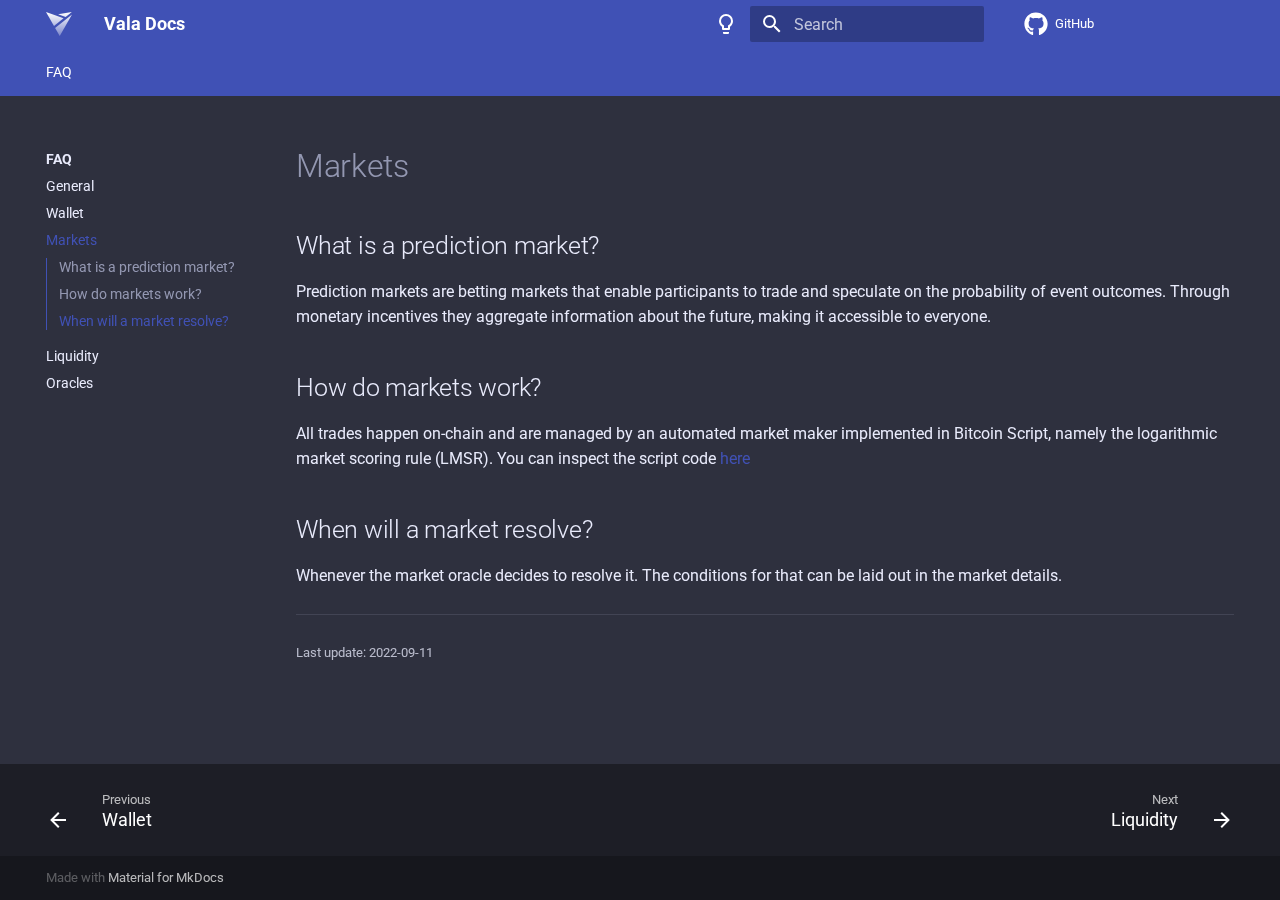
<file: faq/markets/index.html>
<!doctype html>
<html lang="en" class="no-js">
  <head>
    
      <meta charset="utf-8">
      <meta name="viewport" content="width=device-width,initial-scale=1">
      
        <meta name="description" content="Peer to Peer Prediction Markets on Bitcoin">
      
      
      
        <link rel="canonical" href="https://vala.ai/faq/markets/">
      
      <link rel="icon" href="../../assets/logo.svg">
      <meta name="generator" content="mkdocs-1.3.0, mkdocs-material-8.2.16">
    
    
      
        <title>Markets - Vala Docs</title>
      
    
    
      <link rel="stylesheet" href="../../assets/stylesheets/main.1c3799f8.min.css">
      
        
        <link rel="stylesheet" href="../../assets/stylesheets/palette.cc9b2e1e.min.css">
        
      
    
    
    
      
        
        
        <link rel="preconnect" href="https://fonts.gstatic.com" crossorigin>
        <link rel="stylesheet" href="https://fonts.googleapis.com/css?family=Roboto:300,300i,400,400i,700,700i%7CRoboto+Mono:400,400i,700,700i&display=fallback">
        <style>:root{--md-text-font:"Roboto";--md-code-font:"Roboto Mono"}</style>
      
    
    
    <script>__md_scope=new URL("../..",location),__md_get=(e,_=localStorage,t=__md_scope)=>JSON.parse(_.getItem(t.pathname+"."+e)),__md_set=(e,_,t=localStorage,a=__md_scope)=>{try{t.setItem(a.pathname+"."+e,JSON.stringify(_))}catch(e){}}</script>
    
      

    
    
  </head>
  
  
    
    
      
    
    
    
    
    <body dir="ltr" data-md-color-scheme="slate" data-md-color-primary="" data-md-color-accent="">
  
    
    
      <script>var palette=__md_get("__palette");if(palette&&"object"==typeof palette.color)for(var key of Object.keys(palette.color))document.body.setAttribute("data-md-color-"+key,palette.color[key])</script>
    
    <input class="md-toggle" data-md-toggle="drawer" type="checkbox" id="__drawer" autocomplete="off">
    <input class="md-toggle" data-md-toggle="search" type="checkbox" id="__search" autocomplete="off">
    <label class="md-overlay" for="__drawer"></label>
    <div data-md-component="skip">
      
        
        <a href="#what-is-a-prediction-market" class="md-skip">
          Skip to content
        </a>
      
    </div>
    <div data-md-component="announce">
      
    </div>
    
    
      

<header class="md-header" data-md-component="header">
  <nav class="md-header__inner md-grid" aria-label="Header">
    <a href="https://vala.ai" title="Vala Docs" class="md-header__button md-logo" aria-label="Vala Docs" data-md-component="logo">
      
  <img src="../../assets/vala_white.svg" alt="logo">

    </a>
    <label class="md-header__button md-icon" for="__drawer">
      <svg xmlns="http://www.w3.org/2000/svg" viewBox="0 0 24 24"><path d="M3 6h18v2H3V6m0 5h18v2H3v-2m0 5h18v2H3v-2Z"/></svg>
    </label>
    <div class="md-header__title" data-md-component="header-title">
      <div class="md-header__ellipsis">
        <div class="md-header__topic">
          <span class="md-ellipsis">
            Vala Docs
          </span>
        </div>
        <div class="md-header__topic" data-md-component="header-topic">
          <span class="md-ellipsis">
            
              Markets
            
          </span>
        </div>
      </div>
    </div>
    
      <form class="md-header__option" data-md-component="palette">
        
          
          
          <input class="md-option" data-md-color-media="" data-md-color-scheme="slate" data-md-color-primary="" data-md-color-accent=""  aria-label="Switch to light mode"  type="radio" name="__palette" id="__palette_1">
          
            <label class="md-header__button md-icon" title="Switch to light mode" for="__palette_2" hidden>
              <svg xmlns="http://www.w3.org/2000/svg" viewBox="0 0 24 24"><path d="M12 2a7 7 0 0 1 7 7c0 2.38-1.19 4.47-3 5.74V17a1 1 0 0 1-1 1H9a1 1 0 0 1-1-1v-2.26C6.19 13.47 5 11.38 5 9a7 7 0 0 1 7-7M9 21v-1h6v1a1 1 0 0 1-1 1h-4a1 1 0 0 1-1-1m3-17a5 5 0 0 0-5 5c0 2.05 1.23 3.81 3 4.58V16h4v-2.42c1.77-.77 3-2.53 3-4.58a5 5 0 0 0-5-5Z"/></svg>
            </label>
          
        
          
          
          <input class="md-option" data-md-color-media="" data-md-color-scheme="default" data-md-color-primary="" data-md-color-accent=""  aria-label="Switch to dark mode"  type="radio" name="__palette" id="__palette_2">
          
            <label class="md-header__button md-icon" title="Switch to dark mode" for="__palette_1" hidden>
              <svg xmlns="http://www.w3.org/2000/svg" viewBox="0 0 24 24"><path d="M12 2a7 7 0 0 0-7 7c0 2.38 1.19 4.47 3 5.74V17a1 1 0 0 0 1 1h6a1 1 0 0 0 1-1v-2.26c1.81-1.27 3-3.36 3-5.74a7 7 0 0 0-7-7M9 21a1 1 0 0 0 1 1h4a1 1 0 0 0 1-1v-1H9v1Z"/></svg>
            </label>
          
        
      </form>
    
    
    
      <label class="md-header__button md-icon" for="__search">
        <svg xmlns="http://www.w3.org/2000/svg" viewBox="0 0 24 24"><path d="M9.5 3A6.5 6.5 0 0 1 16 9.5c0 1.61-.59 3.09-1.56 4.23l.27.27h.79l5 5-1.5 1.5-5-5v-.79l-.27-.27A6.516 6.516 0 0 1 9.5 16 6.5 6.5 0 0 1 3 9.5 6.5 6.5 0 0 1 9.5 3m0 2C7 5 5 7 5 9.5S7 14 9.5 14 14 12 14 9.5 12 5 9.5 5Z"/></svg>
      </label>
      <div class="md-search" data-md-component="search" role="dialog">
  <label class="md-search__overlay" for="__search"></label>
  <div class="md-search__inner" role="search">
    <form class="md-search__form" name="search">
      <input type="text" class="md-search__input" name="query" aria-label="Search" placeholder="Search" autocapitalize="off" autocorrect="off" autocomplete="off" spellcheck="false" data-md-component="search-query" required>
      <label class="md-search__icon md-icon" for="__search">
        <svg xmlns="http://www.w3.org/2000/svg" viewBox="0 0 24 24"><path d="M9.5 3A6.5 6.5 0 0 1 16 9.5c0 1.61-.59 3.09-1.56 4.23l.27.27h.79l5 5-1.5 1.5-5-5v-.79l-.27-.27A6.516 6.516 0 0 1 9.5 16 6.5 6.5 0 0 1 3 9.5 6.5 6.5 0 0 1 9.5 3m0 2C7 5 5 7 5 9.5S7 14 9.5 14 14 12 14 9.5 12 5 9.5 5Z"/></svg>
        <svg xmlns="http://www.w3.org/2000/svg" viewBox="0 0 24 24"><path d="M20 11v2H8l5.5 5.5-1.42 1.42L4.16 12l7.92-7.92L13.5 5.5 8 11h12Z"/></svg>
      </label>
      <nav class="md-search__options" aria-label="Search">
        
        <button type="reset" class="md-search__icon md-icon" aria-label="Clear" tabindex="-1">
          <svg xmlns="http://www.w3.org/2000/svg" viewBox="0 0 24 24"><path d="M19 6.41 17.59 5 12 10.59 6.41 5 5 6.41 10.59 12 5 17.59 6.41 19 12 13.41 17.59 19 19 17.59 13.41 12 19 6.41Z"/></svg>
        </button>
      </nav>
      
    </form>
    <div class="md-search__output">
      <div class="md-search__scrollwrap" data-md-scrollfix>
        <div class="md-search-result" data-md-component="search-result">
          <div class="md-search-result__meta">
            Initializing search
          </div>
          <ol class="md-search-result__list"></ol>
        </div>
      </div>
    </div>
  </div>
</div>
    
    
      <div class="md-header__source">
        <a href="https://github.com/valapm/documentation" title="Go to repository" class="md-source" data-md-component="source">
  <div class="md-source__icon md-icon">
    
    <svg xmlns="http://www.w3.org/2000/svg" viewBox="0 0 496 512"><!--! Font Awesome Free 6.1.1 by @fontawesome - https://fontawesome.com License - https://fontawesome.com/license/free (Icons: CC BY 4.0, Fonts: SIL OFL 1.1, Code: MIT License) Copyright 2022 Fonticons, Inc.--><path d="M165.9 397.4c0 2-2.3 3.6-5.2 3.6-3.3.3-5.6-1.3-5.6-3.6 0-2 2.3-3.6 5.2-3.6 3-.3 5.6 1.3 5.6 3.6zm-31.1-4.5c-.7 2 1.3 4.3 4.3 4.9 2.6 1 5.6 0 6.2-2s-1.3-4.3-4.3-5.2c-2.6-.7-5.5.3-6.2 2.3zm44.2-1.7c-2.9.7-4.9 2.6-4.6 4.9.3 2 2.9 3.3 5.9 2.6 2.9-.7 4.9-2.6 4.6-4.6-.3-1.9-3-3.2-5.9-2.9zM244.8 8C106.1 8 0 113.3 0 252c0 110.9 69.8 205.8 169.5 239.2 12.8 2.3 17.3-5.6 17.3-12.1 0-6.2-.3-40.4-.3-61.4 0 0-70 15-84.7-29.8 0 0-11.4-29.1-27.8-36.6 0 0-22.9-15.7 1.6-15.4 0 0 24.9 2 38.6 25.8 21.9 38.6 58.6 27.5 72.9 20.9 2.3-16 8.8-27.1 16-33.7-55.9-6.2-112.3-14.3-112.3-110.5 0-27.5 7.6-41.3 23.6-58.9-2.6-6.5-11.1-33.3 2.6-67.9 20.9-6.5 69 27 69 27 20-5.6 41.5-8.5 62.8-8.5s42.8 2.9 62.8 8.5c0 0 48.1-33.6 69-27 13.7 34.7 5.2 61.4 2.6 67.9 16 17.7 25.8 31.5 25.8 58.9 0 96.5-58.9 104.2-114.8 110.5 9.2 7.9 17 22.9 17 46.4 0 33.7-.3 75.4-.3 83.6 0 6.5 4.6 14.4 17.3 12.1C428.2 457.8 496 362.9 496 252 496 113.3 383.5 8 244.8 8zM97.2 352.9c-1.3 1-1 3.3.7 5.2 1.6 1.6 3.9 2.3 5.2 1 1.3-1 1-3.3-.7-5.2-1.6-1.6-3.9-2.3-5.2-1zm-10.8-8.1c-.7 1.3.3 2.9 2.3 3.9 1.6 1 3.6.7 4.3-.7.7-1.3-.3-2.9-2.3-3.9-2-.6-3.6-.3-4.3.7zm32.4 35.6c-1.6 1.3-1 4.3 1.3 6.2 2.3 2.3 5.2 2.6 6.5 1 1.3-1.3.7-4.3-1.3-6.2-2.2-2.3-5.2-2.6-6.5-1zm-11.4-14.7c-1.6 1-1.6 3.6 0 5.9 1.6 2.3 4.3 3.3 5.6 2.3 1.6-1.3 1.6-3.9 0-6.2-1.4-2.3-4-3.3-5.6-2z"/></svg>
  </div>
  <div class="md-source__repository">
    GitHub
  </div>
</a>
      </div>
    
  </nav>
  
</header>
    
    <div class="md-container" data-md-component="container">
      
      
        
          
            
<nav class="md-tabs" aria-label="Tabs" data-md-component="tabs">
  <div class="md-tabs__inner md-grid">
    <ul class="md-tabs__list">
      
        
  
  
    
  


  
  
  
    <li class="md-tabs__item">
      <a href="../.." class="md-tabs__link md-tabs__link--active">
        FAQ
      </a>
    </li>
  

      
    </ul>
  </div>
</nav>
          
        
      
      <main class="md-main" data-md-component="main">
        <div class="md-main__inner md-grid">
          
            
              
              <div class="md-sidebar md-sidebar--primary" data-md-component="sidebar" data-md-type="navigation" >
                <div class="md-sidebar__scrollwrap">
                  <div class="md-sidebar__inner">
                    

  


  

<nav class="md-nav md-nav--primary md-nav--lifted md-nav--integrated" aria-label="Navigation" data-md-level="0">
  <label class="md-nav__title" for="__drawer">
    <a href="https://vala.ai" title="Vala Docs" class="md-nav__button md-logo" aria-label="Vala Docs" data-md-component="logo">
      
  <img src="../../assets/vala_white.svg" alt="logo">

    </a>
    Vala Docs
  </label>
  
    <div class="md-nav__source">
      <a href="https://github.com/valapm/documentation" title="Go to repository" class="md-source" data-md-component="source">
  <div class="md-source__icon md-icon">
    
    <svg xmlns="http://www.w3.org/2000/svg" viewBox="0 0 496 512"><!--! Font Awesome Free 6.1.1 by @fontawesome - https://fontawesome.com License - https://fontawesome.com/license/free (Icons: CC BY 4.0, Fonts: SIL OFL 1.1, Code: MIT License) Copyright 2022 Fonticons, Inc.--><path d="M165.9 397.4c0 2-2.3 3.6-5.2 3.6-3.3.3-5.6-1.3-5.6-3.6 0-2 2.3-3.6 5.2-3.6 3-.3 5.6 1.3 5.6 3.6zm-31.1-4.5c-.7 2 1.3 4.3 4.3 4.9 2.6 1 5.6 0 6.2-2s-1.3-4.3-4.3-5.2c-2.6-.7-5.5.3-6.2 2.3zm44.2-1.7c-2.9.7-4.9 2.6-4.6 4.9.3 2 2.9 3.3 5.9 2.6 2.9-.7 4.9-2.6 4.6-4.6-.3-1.9-3-3.2-5.9-2.9zM244.8 8C106.1 8 0 113.3 0 252c0 110.9 69.8 205.8 169.5 239.2 12.8 2.3 17.3-5.6 17.3-12.1 0-6.2-.3-40.4-.3-61.4 0 0-70 15-84.7-29.8 0 0-11.4-29.1-27.8-36.6 0 0-22.9-15.7 1.6-15.4 0 0 24.9 2 38.6 25.8 21.9 38.6 58.6 27.5 72.9 20.9 2.3-16 8.8-27.1 16-33.7-55.9-6.2-112.3-14.3-112.3-110.5 0-27.5 7.6-41.3 23.6-58.9-2.6-6.5-11.1-33.3 2.6-67.9 20.9-6.5 69 27 69 27 20-5.6 41.5-8.5 62.8-8.5s42.8 2.9 62.8 8.5c0 0 48.1-33.6 69-27 13.7 34.7 5.2 61.4 2.6 67.9 16 17.7 25.8 31.5 25.8 58.9 0 96.5-58.9 104.2-114.8 110.5 9.2 7.9 17 22.9 17 46.4 0 33.7-.3 75.4-.3 83.6 0 6.5 4.6 14.4 17.3 12.1C428.2 457.8 496 362.9 496 252 496 113.3 383.5 8 244.8 8zM97.2 352.9c-1.3 1-1 3.3.7 5.2 1.6 1.6 3.9 2.3 5.2 1 1.3-1 1-3.3-.7-5.2-1.6-1.6-3.9-2.3-5.2-1zm-10.8-8.1c-.7 1.3.3 2.9 2.3 3.9 1.6 1 3.6.7 4.3-.7.7-1.3-.3-2.9-2.3-3.9-2-.6-3.6-.3-4.3.7zm32.4 35.6c-1.6 1.3-1 4.3 1.3 6.2 2.3 2.3 5.2 2.6 6.5 1 1.3-1.3.7-4.3-1.3-6.2-2.2-2.3-5.2-2.6-6.5-1zm-11.4-14.7c-1.6 1-1.6 3.6 0 5.9 1.6 2.3 4.3 3.3 5.6 2.3 1.6-1.3 1.6-3.9 0-6.2-1.4-2.3-4-3.3-5.6-2z"/></svg>
  </div>
  <div class="md-source__repository">
    GitHub
  </div>
</a>
    </div>
  
  <ul class="md-nav__list" data-md-scrollfix>
    
      
      
      

  
  
    
  
  
    
    <li class="md-nav__item md-nav__item--active md-nav__item--nested">
      
      
        <input class="md-nav__toggle md-toggle" data-md-toggle="__nav_1" type="checkbox" id="__nav_1" checked>
      
      
      
      
        <label class="md-nav__link" for="__nav_1">
          FAQ
          <span class="md-nav__icon md-icon"></span>
        </label>
      
      <nav class="md-nav" aria-label="FAQ" data-md-level="1">
        <label class="md-nav__title" for="__nav_1">
          <span class="md-nav__icon md-icon"></span>
          FAQ
        </label>
        <ul class="md-nav__list" data-md-scrollfix>
          
            
              
  
  
  
    <li class="md-nav__item">
      <a href="../.." class="md-nav__link">
        General
      </a>
    </li>
  

            
          
            
              
  
  
  
    <li class="md-nav__item">
      <a href="../wallet/" class="md-nav__link">
        Wallet
      </a>
    </li>
  

            
          
            
              
  
  
    
  
  
    <li class="md-nav__item md-nav__item--active">
      
      <input class="md-nav__toggle md-toggle" data-md-toggle="toc" type="checkbox" id="__toc">
      
      
      
        <label class="md-nav__link md-nav__link--active" for="__toc">
          Markets
          <span class="md-nav__icon md-icon"></span>
        </label>
      
      <a href="./" class="md-nav__link md-nav__link--active">
        Markets
      </a>
      
        

<nav class="md-nav md-nav--secondary" aria-label="Table of contents">
  
  
  
  
    <label class="md-nav__title" for="__toc">
      <span class="md-nav__icon md-icon"></span>
      Table of contents
    </label>
    <ul class="md-nav__list" data-md-component="toc" data-md-scrollfix>
      
        <li class="md-nav__item">
  <a href="#what-is-a-prediction-market" class="md-nav__link">
    What is a prediction market?
  </a>
  
</li>
      
        <li class="md-nav__item">
  <a href="#how-do-markets-work" class="md-nav__link">
    How do markets work?
  </a>
  
</li>
      
        <li class="md-nav__item">
  <a href="#when-will-a-market-resolve" class="md-nav__link">
    When will a market resolve?
  </a>
  
</li>
      
    </ul>
  
</nav>
      
    </li>
  

            
          
            
              
  
  
  
    <li class="md-nav__item">
      <a href="../liquidity/" class="md-nav__link">
        Liquidity
      </a>
    </li>
  

            
          
            
              
  
  
  
    <li class="md-nav__item">
      <a href="../oracles/" class="md-nav__link">
        Oracles
      </a>
    </li>
  

            
          
        </ul>
      </nav>
    </li>
  

    
  </ul>
</nav>
                  </div>
                </div>
              </div>
            
            
          
          <div class="md-content" data-md-component="content">
            <article class="md-content__inner md-typeset">
              
                


  <h1>Markets</h1>

<h2 id="what-is-a-prediction-market">What is a prediction market?</h2>
<p>Prediction markets are betting markets that enable participants to trade and speculate on the probability of event outcomes.
Through monetary incentives they aggregate information about the future, making it accessible to everyone.</p>
<h2 id="how-do-markets-work">How do markets work?</h2>
<p>All trades happen on-chain and are managed by an automated market maker implemented in Bitcoin Script, namely the logarithmic market scoring rule (LMSR).
You can inspect the script code <a href="https://github.com/valapm/boilerplate/blob/master/contracts/valaPM.scrypt">here</a></p>
<h2 id="when-will-a-market-resolve">When will a market resolve?</h2>
<p>Whenever the market oracle decides to resolve it. The conditions for that can be laid out in the market details.</p>

  <hr>
<div class="md-source-file">
  <small>
    
      Last update:
      2022-09-11
    
  </small>
</div>

              
            </article>
          </div>
        </div>
        
      </main>
      
        <footer class="md-footer">
  
    <nav class="md-footer__inner md-grid" aria-label="Footer">
      
        
        <a href="../wallet/" class="md-footer__link md-footer__link--prev" aria-label="Previous: Wallet" rel="prev">
          <div class="md-footer__button md-icon">
            <svg xmlns="http://www.w3.org/2000/svg" viewBox="0 0 24 24"><path d="M20 11v2H8l5.5 5.5-1.42 1.42L4.16 12l7.92-7.92L13.5 5.5 8 11h12Z"/></svg>
          </div>
          <div class="md-footer__title">
            <div class="md-ellipsis">
              <span class="md-footer__direction">
                Previous
              </span>
              Wallet
            </div>
          </div>
        </a>
      
      
        
        <a href="../liquidity/" class="md-footer__link md-footer__link--next" aria-label="Next: Liquidity" rel="next">
          <div class="md-footer__title">
            <div class="md-ellipsis">
              <span class="md-footer__direction">
                Next
              </span>
              Liquidity
            </div>
          </div>
          <div class="md-footer__button md-icon">
            <svg xmlns="http://www.w3.org/2000/svg" viewBox="0 0 24 24"><path d="M4 11v2h12l-5.5 5.5 1.42 1.42L19.84 12l-7.92-7.92L10.5 5.5 16 11H4Z"/></svg>
          </div>
        </a>
      
    </nav>
  
  <div class="md-footer-meta md-typeset">
    <div class="md-footer-meta__inner md-grid">
      <div class="md-copyright">
  
  
    Made with
    <a href="https://squidfunk.github.io/mkdocs-material/" target="_blank" rel="noopener">
      Material for MkDocs
    </a>
  
</div>
      
    </div>
  </div>
</footer>
      
    </div>
    <div class="md-dialog" data-md-component="dialog">
      <div class="md-dialog__inner md-typeset"></div>
    </div>
    <script id="__config" type="application/json">{"base": "../..", "features": ["navigation.instant", "navigation.tracking", "navigation.tabs", "navigation.expand", "toc.integrate"], "search": "../../assets/javascripts/workers/search.2a1c317c.min.js", "translations": {"clipboard.copied": "Copied to clipboard", "clipboard.copy": "Copy to clipboard", "search.config.lang": "en", "search.config.pipeline": "trimmer, stopWordFilter", "search.config.separator": "[\\s\\-]+", "search.placeholder": "Search", "search.result.more.one": "1 more on this page", "search.result.more.other": "# more on this page", "search.result.none": "No matching documents", "search.result.one": "1 matching document", "search.result.other": "# matching documents", "search.result.placeholder": "Type to start searching", "search.result.term.missing": "Missing", "select.version.title": "Select version"}}</script>
    
    
      <script src="../../assets/javascripts/bundle.3a4b43e5.min.js"></script>
      
    
  </body>
</html>
</file>
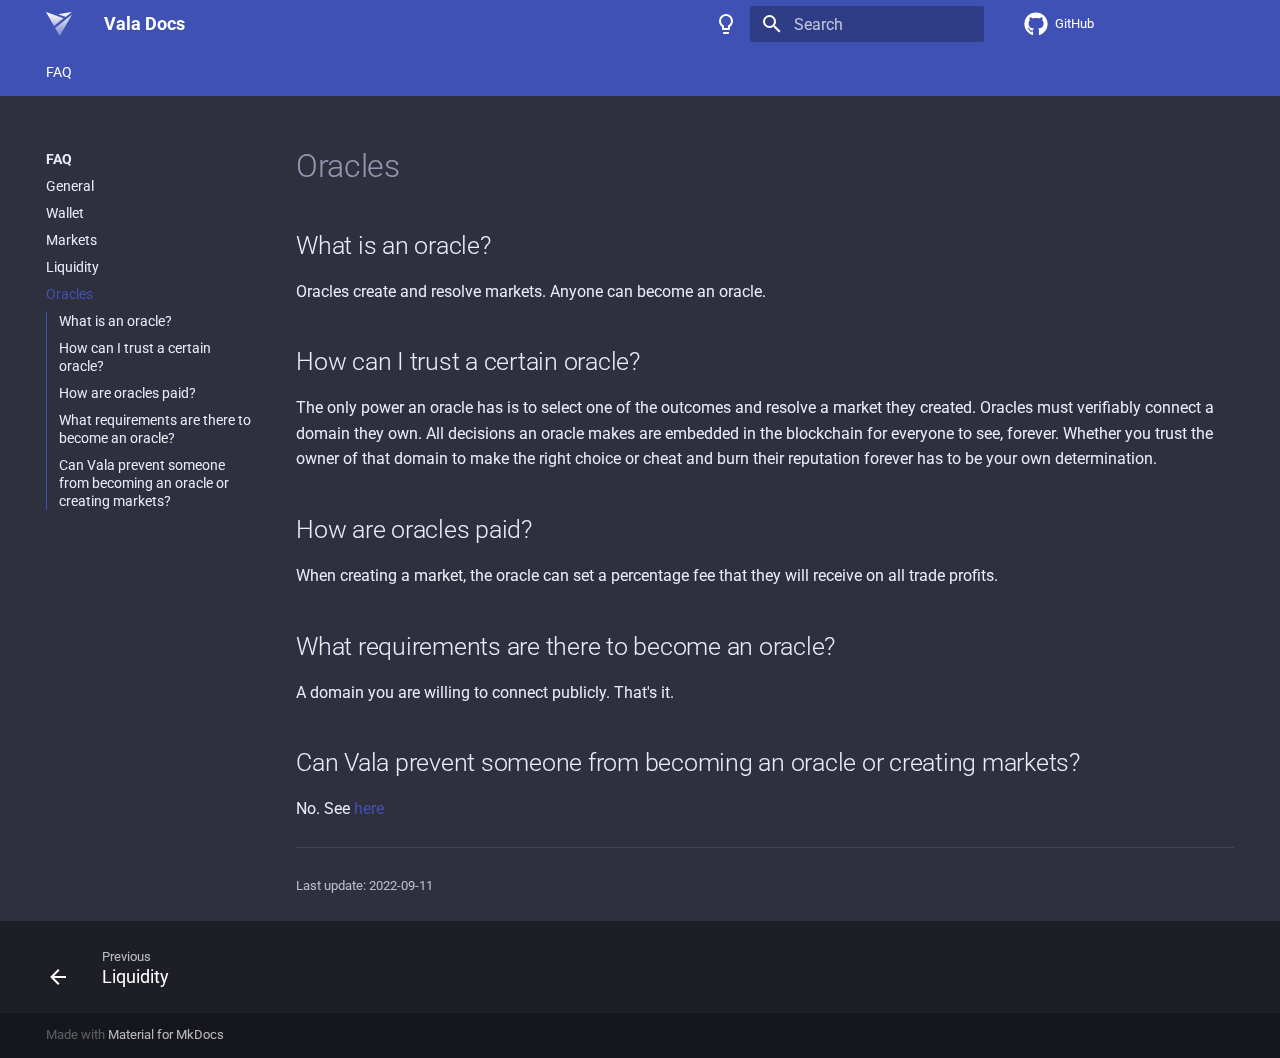
<file: faq/oracles/index.html>
<!doctype html>
<html lang="en" class="no-js">
  <head>
    
      <meta charset="utf-8">
      <meta name="viewport" content="width=device-width,initial-scale=1">
      
        <meta name="description" content="Peer to Peer Prediction Markets on Bitcoin">
      
      
      
        <link rel="canonical" href="https://vala.ai/faq/oracles/">
      
      <link rel="icon" href="../../assets/logo.svg">
      <meta name="generator" content="mkdocs-1.3.0, mkdocs-material-8.2.16">
    
    
      
        <title>Oracles - Vala Docs</title>
      
    
    
      <link rel="stylesheet" href="../../assets/stylesheets/main.1c3799f8.min.css">
      
        
        <link rel="stylesheet" href="../../assets/stylesheets/palette.cc9b2e1e.min.css">
        
      
    
    
    
      
        
        
        <link rel="preconnect" href="https://fonts.gstatic.com" crossorigin>
        <link rel="stylesheet" href="https://fonts.googleapis.com/css?family=Roboto:300,300i,400,400i,700,700i%7CRoboto+Mono:400,400i,700,700i&display=fallback">
        <style>:root{--md-text-font:"Roboto";--md-code-font:"Roboto Mono"}</style>
      
    
    
    <script>__md_scope=new URL("../..",location),__md_get=(e,_=localStorage,t=__md_scope)=>JSON.parse(_.getItem(t.pathname+"."+e)),__md_set=(e,_,t=localStorage,a=__md_scope)=>{try{t.setItem(a.pathname+"."+e,JSON.stringify(_))}catch(e){}}</script>
    
      

    
    
  </head>
  
  
    
    
      
    
    
    
    
    <body dir="ltr" data-md-color-scheme="slate" data-md-color-primary="" data-md-color-accent="">
  
    
    
      <script>var palette=__md_get("__palette");if(palette&&"object"==typeof palette.color)for(var key of Object.keys(palette.color))document.body.setAttribute("data-md-color-"+key,palette.color[key])</script>
    
    <input class="md-toggle" data-md-toggle="drawer" type="checkbox" id="__drawer" autocomplete="off">
    <input class="md-toggle" data-md-toggle="search" type="checkbox" id="__search" autocomplete="off">
    <label class="md-overlay" for="__drawer"></label>
    <div data-md-component="skip">
      
        
        <a href="#what-is-an-oracle" class="md-skip">
          Skip to content
        </a>
      
    </div>
    <div data-md-component="announce">
      
    </div>
    
    
      

<header class="md-header" data-md-component="header">
  <nav class="md-header__inner md-grid" aria-label="Header">
    <a href="https://vala.ai" title="Vala Docs" class="md-header__button md-logo" aria-label="Vala Docs" data-md-component="logo">
      
  <img src="../../assets/vala_white.svg" alt="logo">

    </a>
    <label class="md-header__button md-icon" for="__drawer">
      <svg xmlns="http://www.w3.org/2000/svg" viewBox="0 0 24 24"><path d="M3 6h18v2H3V6m0 5h18v2H3v-2m0 5h18v2H3v-2Z"/></svg>
    </label>
    <div class="md-header__title" data-md-component="header-title">
      <div class="md-header__ellipsis">
        <div class="md-header__topic">
          <span class="md-ellipsis">
            Vala Docs
          </span>
        </div>
        <div class="md-header__topic" data-md-component="header-topic">
          <span class="md-ellipsis">
            
              Oracles
            
          </span>
        </div>
      </div>
    </div>
    
      <form class="md-header__option" data-md-component="palette">
        
          
          
          <input class="md-option" data-md-color-media="" data-md-color-scheme="slate" data-md-color-primary="" data-md-color-accent=""  aria-label="Switch to light mode"  type="radio" name="__palette" id="__palette_1">
          
            <label class="md-header__button md-icon" title="Switch to light mode" for="__palette_2" hidden>
              <svg xmlns="http://www.w3.org/2000/svg" viewBox="0 0 24 24"><path d="M12 2a7 7 0 0 1 7 7c0 2.38-1.19 4.47-3 5.74V17a1 1 0 0 1-1 1H9a1 1 0 0 1-1-1v-2.26C6.19 13.47 5 11.38 5 9a7 7 0 0 1 7-7M9 21v-1h6v1a1 1 0 0 1-1 1h-4a1 1 0 0 1-1-1m3-17a5 5 0 0 0-5 5c0 2.05 1.23 3.81 3 4.58V16h4v-2.42c1.77-.77 3-2.53 3-4.58a5 5 0 0 0-5-5Z"/></svg>
            </label>
          
        
          
          
          <input class="md-option" data-md-color-media="" data-md-color-scheme="default" data-md-color-primary="" data-md-color-accent=""  aria-label="Switch to dark mode"  type="radio" name="__palette" id="__palette_2">
          
            <label class="md-header__button md-icon" title="Switch to dark mode" for="__palette_1" hidden>
              <svg xmlns="http://www.w3.org/2000/svg" viewBox="0 0 24 24"><path d="M12 2a7 7 0 0 0-7 7c0 2.38 1.19 4.47 3 5.74V17a1 1 0 0 0 1 1h6a1 1 0 0 0 1-1v-2.26c1.81-1.27 3-3.36 3-5.74a7 7 0 0 0-7-7M9 21a1 1 0 0 0 1 1h4a1 1 0 0 0 1-1v-1H9v1Z"/></svg>
            </label>
          
        
      </form>
    
    
    
      <label class="md-header__button md-icon" for="__search">
        <svg xmlns="http://www.w3.org/2000/svg" viewBox="0 0 24 24"><path d="M9.5 3A6.5 6.5 0 0 1 16 9.5c0 1.61-.59 3.09-1.56 4.23l.27.27h.79l5 5-1.5 1.5-5-5v-.79l-.27-.27A6.516 6.516 0 0 1 9.5 16 6.5 6.5 0 0 1 3 9.5 6.5 6.5 0 0 1 9.5 3m0 2C7 5 5 7 5 9.5S7 14 9.5 14 14 12 14 9.5 12 5 9.5 5Z"/></svg>
      </label>
      <div class="md-search" data-md-component="search" role="dialog">
  <label class="md-search__overlay" for="__search"></label>
  <div class="md-search__inner" role="search">
    <form class="md-search__form" name="search">
      <input type="text" class="md-search__input" name="query" aria-label="Search" placeholder="Search" autocapitalize="off" autocorrect="off" autocomplete="off" spellcheck="false" data-md-component="search-query" required>
      <label class="md-search__icon md-icon" for="__search">
        <svg xmlns="http://www.w3.org/2000/svg" viewBox="0 0 24 24"><path d="M9.5 3A6.5 6.5 0 0 1 16 9.5c0 1.61-.59 3.09-1.56 4.23l.27.27h.79l5 5-1.5 1.5-5-5v-.79l-.27-.27A6.516 6.516 0 0 1 9.5 16 6.5 6.5 0 0 1 3 9.5 6.5 6.5 0 0 1 9.5 3m0 2C7 5 5 7 5 9.5S7 14 9.5 14 14 12 14 9.5 12 5 9.5 5Z"/></svg>
        <svg xmlns="http://www.w3.org/2000/svg" viewBox="0 0 24 24"><path d="M20 11v2H8l5.5 5.5-1.42 1.42L4.16 12l7.92-7.92L13.5 5.5 8 11h12Z"/></svg>
      </label>
      <nav class="md-search__options" aria-label="Search">
        
        <button type="reset" class="md-search__icon md-icon" aria-label="Clear" tabindex="-1">
          <svg xmlns="http://www.w3.org/2000/svg" viewBox="0 0 24 24"><path d="M19 6.41 17.59 5 12 10.59 6.41 5 5 6.41 10.59 12 5 17.59 6.41 19 12 13.41 17.59 19 19 17.59 13.41 12 19 6.41Z"/></svg>
        </button>
      </nav>
      
    </form>
    <div class="md-search__output">
      <div class="md-search__scrollwrap" data-md-scrollfix>
        <div class="md-search-result" data-md-component="search-result">
          <div class="md-search-result__meta">
            Initializing search
          </div>
          <ol class="md-search-result__list"></ol>
        </div>
      </div>
    </div>
  </div>
</div>
    
    
      <div class="md-header__source">
        <a href="https://github.com/valapm/documentation" title="Go to repository" class="md-source" data-md-component="source">
  <div class="md-source__icon md-icon">
    
    <svg xmlns="http://www.w3.org/2000/svg" viewBox="0 0 496 512"><!--! Font Awesome Free 6.1.1 by @fontawesome - https://fontawesome.com License - https://fontawesome.com/license/free (Icons: CC BY 4.0, Fonts: SIL OFL 1.1, Code: MIT License) Copyright 2022 Fonticons, Inc.--><path d="M165.9 397.4c0 2-2.3 3.6-5.2 3.6-3.3.3-5.6-1.3-5.6-3.6 0-2 2.3-3.6 5.2-3.6 3-.3 5.6 1.3 5.6 3.6zm-31.1-4.5c-.7 2 1.3 4.3 4.3 4.9 2.6 1 5.6 0 6.2-2s-1.3-4.3-4.3-5.2c-2.6-.7-5.5.3-6.2 2.3zm44.2-1.7c-2.9.7-4.9 2.6-4.6 4.9.3 2 2.9 3.3 5.9 2.6 2.9-.7 4.9-2.6 4.6-4.6-.3-1.9-3-3.2-5.9-2.9zM244.8 8C106.1 8 0 113.3 0 252c0 110.9 69.8 205.8 169.5 239.2 12.8 2.3 17.3-5.6 17.3-12.1 0-6.2-.3-40.4-.3-61.4 0 0-70 15-84.7-29.8 0 0-11.4-29.1-27.8-36.6 0 0-22.9-15.7 1.6-15.4 0 0 24.9 2 38.6 25.8 21.9 38.6 58.6 27.5 72.9 20.9 2.3-16 8.8-27.1 16-33.7-55.9-6.2-112.3-14.3-112.3-110.5 0-27.5 7.6-41.3 23.6-58.9-2.6-6.5-11.1-33.3 2.6-67.9 20.9-6.5 69 27 69 27 20-5.6 41.5-8.5 62.8-8.5s42.8 2.9 62.8 8.5c0 0 48.1-33.6 69-27 13.7 34.7 5.2 61.4 2.6 67.9 16 17.7 25.8 31.5 25.8 58.9 0 96.5-58.9 104.2-114.8 110.5 9.2 7.9 17 22.9 17 46.4 0 33.7-.3 75.4-.3 83.6 0 6.5 4.6 14.4 17.3 12.1C428.2 457.8 496 362.9 496 252 496 113.3 383.5 8 244.8 8zM97.2 352.9c-1.3 1-1 3.3.7 5.2 1.6 1.6 3.9 2.3 5.2 1 1.3-1 1-3.3-.7-5.2-1.6-1.6-3.9-2.3-5.2-1zm-10.8-8.1c-.7 1.3.3 2.9 2.3 3.9 1.6 1 3.6.7 4.3-.7.7-1.3-.3-2.9-2.3-3.9-2-.6-3.6-.3-4.3.7zm32.4 35.6c-1.6 1.3-1 4.3 1.3 6.2 2.3 2.3 5.2 2.6 6.5 1 1.3-1.3.7-4.3-1.3-6.2-2.2-2.3-5.2-2.6-6.5-1zm-11.4-14.7c-1.6 1-1.6 3.6 0 5.9 1.6 2.3 4.3 3.3 5.6 2.3 1.6-1.3 1.6-3.9 0-6.2-1.4-2.3-4-3.3-5.6-2z"/></svg>
  </div>
  <div class="md-source__repository">
    GitHub
  </div>
</a>
      </div>
    
  </nav>
  
</header>
    
    <div class="md-container" data-md-component="container">
      
      
        
          
            
<nav class="md-tabs" aria-label="Tabs" data-md-component="tabs">
  <div class="md-tabs__inner md-grid">
    <ul class="md-tabs__list">
      
        
  
  
    
  


  
  
  
    <li class="md-tabs__item">
      <a href="../.." class="md-tabs__link md-tabs__link--active">
        FAQ
      </a>
    </li>
  

      
    </ul>
  </div>
</nav>
          
        
      
      <main class="md-main" data-md-component="main">
        <div class="md-main__inner md-grid">
          
            
              
              <div class="md-sidebar md-sidebar--primary" data-md-component="sidebar" data-md-type="navigation" >
                <div class="md-sidebar__scrollwrap">
                  <div class="md-sidebar__inner">
                    

  


  

<nav class="md-nav md-nav--primary md-nav--lifted md-nav--integrated" aria-label="Navigation" data-md-level="0">
  <label class="md-nav__title" for="__drawer">
    <a href="https://vala.ai" title="Vala Docs" class="md-nav__button md-logo" aria-label="Vala Docs" data-md-component="logo">
      
  <img src="../../assets/vala_white.svg" alt="logo">

    </a>
    Vala Docs
  </label>
  
    <div class="md-nav__source">
      <a href="https://github.com/valapm/documentation" title="Go to repository" class="md-source" data-md-component="source">
  <div class="md-source__icon md-icon">
    
    <svg xmlns="http://www.w3.org/2000/svg" viewBox="0 0 496 512"><!--! Font Awesome Free 6.1.1 by @fontawesome - https://fontawesome.com License - https://fontawesome.com/license/free (Icons: CC BY 4.0, Fonts: SIL OFL 1.1, Code: MIT License) Copyright 2022 Fonticons, Inc.--><path d="M165.9 397.4c0 2-2.3 3.6-5.2 3.6-3.3.3-5.6-1.3-5.6-3.6 0-2 2.3-3.6 5.2-3.6 3-.3 5.6 1.3 5.6 3.6zm-31.1-4.5c-.7 2 1.3 4.3 4.3 4.9 2.6 1 5.6 0 6.2-2s-1.3-4.3-4.3-5.2c-2.6-.7-5.5.3-6.2 2.3zm44.2-1.7c-2.9.7-4.9 2.6-4.6 4.9.3 2 2.9 3.3 5.9 2.6 2.9-.7 4.9-2.6 4.6-4.6-.3-1.9-3-3.2-5.9-2.9zM244.8 8C106.1 8 0 113.3 0 252c0 110.9 69.8 205.8 169.5 239.2 12.8 2.3 17.3-5.6 17.3-12.1 0-6.2-.3-40.4-.3-61.4 0 0-70 15-84.7-29.8 0 0-11.4-29.1-27.8-36.6 0 0-22.9-15.7 1.6-15.4 0 0 24.9 2 38.6 25.8 21.9 38.6 58.6 27.5 72.9 20.9 2.3-16 8.8-27.1 16-33.7-55.9-6.2-112.3-14.3-112.3-110.5 0-27.5 7.6-41.3 23.6-58.9-2.6-6.5-11.1-33.3 2.6-67.9 20.9-6.5 69 27 69 27 20-5.6 41.5-8.5 62.8-8.5s42.8 2.9 62.8 8.5c0 0 48.1-33.6 69-27 13.7 34.7 5.2 61.4 2.6 67.9 16 17.7 25.8 31.5 25.8 58.9 0 96.5-58.9 104.2-114.8 110.5 9.2 7.9 17 22.9 17 46.4 0 33.7-.3 75.4-.3 83.6 0 6.5 4.6 14.4 17.3 12.1C428.2 457.8 496 362.9 496 252 496 113.3 383.5 8 244.8 8zM97.2 352.9c-1.3 1-1 3.3.7 5.2 1.6 1.6 3.9 2.3 5.2 1 1.3-1 1-3.3-.7-5.2-1.6-1.6-3.9-2.3-5.2-1zm-10.8-8.1c-.7 1.3.3 2.9 2.3 3.9 1.6 1 3.6.7 4.3-.7.7-1.3-.3-2.9-2.3-3.9-2-.6-3.6-.3-4.3.7zm32.4 35.6c-1.6 1.3-1 4.3 1.3 6.2 2.3 2.3 5.2 2.6 6.5 1 1.3-1.3.7-4.3-1.3-6.2-2.2-2.3-5.2-2.6-6.5-1zm-11.4-14.7c-1.6 1-1.6 3.6 0 5.9 1.6 2.3 4.3 3.3 5.6 2.3 1.6-1.3 1.6-3.9 0-6.2-1.4-2.3-4-3.3-5.6-2z"/></svg>
  </div>
  <div class="md-source__repository">
    GitHub
  </div>
</a>
    </div>
  
  <ul class="md-nav__list" data-md-scrollfix>
    
      
      
      

  
  
    
  
  
    
    <li class="md-nav__item md-nav__item--active md-nav__item--nested">
      
      
        <input class="md-nav__toggle md-toggle" data-md-toggle="__nav_1" type="checkbox" id="__nav_1" checked>
      
      
      
      
        <label class="md-nav__link" for="__nav_1">
          FAQ
          <span class="md-nav__icon md-icon"></span>
        </label>
      
      <nav class="md-nav" aria-label="FAQ" data-md-level="1">
        <label class="md-nav__title" for="__nav_1">
          <span class="md-nav__icon md-icon"></span>
          FAQ
        </label>
        <ul class="md-nav__list" data-md-scrollfix>
          
            
              
  
  
  
    <li class="md-nav__item">
      <a href="../.." class="md-nav__link">
        General
      </a>
    </li>
  

            
          
            
              
  
  
  
    <li class="md-nav__item">
      <a href="../wallet/" class="md-nav__link">
        Wallet
      </a>
    </li>
  

            
          
            
              
  
  
  
    <li class="md-nav__item">
      <a href="../markets/" class="md-nav__link">
        Markets
      </a>
    </li>
  

            
          
            
              
  
  
  
    <li class="md-nav__item">
      <a href="../liquidity/" class="md-nav__link">
        Liquidity
      </a>
    </li>
  

            
          
            
              
  
  
    
  
  
    <li class="md-nav__item md-nav__item--active">
      
      <input class="md-nav__toggle md-toggle" data-md-toggle="toc" type="checkbox" id="__toc">
      
      
      
        <label class="md-nav__link md-nav__link--active" for="__toc">
          Oracles
          <span class="md-nav__icon md-icon"></span>
        </label>
      
      <a href="./" class="md-nav__link md-nav__link--active">
        Oracles
      </a>
      
        

<nav class="md-nav md-nav--secondary" aria-label="Table of contents">
  
  
  
  
    <label class="md-nav__title" for="__toc">
      <span class="md-nav__icon md-icon"></span>
      Table of contents
    </label>
    <ul class="md-nav__list" data-md-component="toc" data-md-scrollfix>
      
        <li class="md-nav__item">
  <a href="#what-is-an-oracle" class="md-nav__link">
    What is an oracle?
  </a>
  
</li>
      
        <li class="md-nav__item">
  <a href="#how-can-i-trust-a-certain-oracle" class="md-nav__link">
    How can I trust a certain oracle?
  </a>
  
</li>
      
        <li class="md-nav__item">
  <a href="#how-are-oracles-paid" class="md-nav__link">
    How are oracles paid?
  </a>
  
</li>
      
        <li class="md-nav__item">
  <a href="#what-requirements-are-there-to-become-an-oracle" class="md-nav__link">
    What requirements are there to become an oracle?
  </a>
  
</li>
      
        <li class="md-nav__item">
  <a href="#can-vala-prevent-someone-from-becoming-an-oracle-or-creating-markets" class="md-nav__link">
    Can Vala prevent someone from becoming an oracle or creating markets?
  </a>
  
</li>
      
    </ul>
  
</nav>
      
    </li>
  

            
          
        </ul>
      </nav>
    </li>
  

    
  </ul>
</nav>
                  </div>
                </div>
              </div>
            
            
          
          <div class="md-content" data-md-component="content">
            <article class="md-content__inner md-typeset">
              
                


  <h1>Oracles</h1>

<h2 id="what-is-an-oracle">What is an oracle?</h2>
<p>Oracles create and resolve markets. Anyone can become an oracle.</p>
<h2 id="how-can-i-trust-a-certain-oracle">How can I trust a certain oracle?</h2>
<p>The only power an oracle has is to select one of the outcomes and resolve a market they created. Oracles must verifiably connect a domain they own. All decisions an oracle makes are embedded in the blockchain for everyone to see, forever. Whether you trust the owner of that domain to make the right choice or cheat and burn their reputation forever has to be your own determination.</p>
<h2 id="how-are-oracles-paid">How are oracles paid?</h2>
<p>When creating a market, the oracle can set a percentage fee that they will receive on all trade profits.</p>
<h2 id="what-requirements-are-there-to-become-an-oracle">What requirements are there to become an oracle?</h2>
<p>A domain you are willing to connect publicly. That's it.</p>
<h2 id="can-vala-prevent-someone-from-becoming-an-oracle-or-creating-markets">Can Vala prevent someone from becoming an oracle or creating markets?</h2>
<p>No. See <a href="/#is-vala-trustless">here</a></p>

  <hr>
<div class="md-source-file">
  <small>
    
      Last update:
      2022-09-11
    
  </small>
</div>

              
            </article>
          </div>
        </div>
        
      </main>
      
        <footer class="md-footer">
  
    <nav class="md-footer__inner md-grid" aria-label="Footer">
      
        
        <a href="../liquidity/" class="md-footer__link md-footer__link--prev" aria-label="Previous: Liquidity" rel="prev">
          <div class="md-footer__button md-icon">
            <svg xmlns="http://www.w3.org/2000/svg" viewBox="0 0 24 24"><path d="M20 11v2H8l5.5 5.5-1.42 1.42L4.16 12l7.92-7.92L13.5 5.5 8 11h12Z"/></svg>
          </div>
          <div class="md-footer__title">
            <div class="md-ellipsis">
              <span class="md-footer__direction">
                Previous
              </span>
              Liquidity
            </div>
          </div>
        </a>
      
      
    </nav>
  
  <div class="md-footer-meta md-typeset">
    <div class="md-footer-meta__inner md-grid">
      <div class="md-copyright">
  
  
    Made with
    <a href="https://squidfunk.github.io/mkdocs-material/" target="_blank" rel="noopener">
      Material for MkDocs
    </a>
  
</div>
      
    </div>
  </div>
</footer>
      
    </div>
    <div class="md-dialog" data-md-component="dialog">
      <div class="md-dialog__inner md-typeset"></div>
    </div>
    <script id="__config" type="application/json">{"base": "../..", "features": ["navigation.instant", "navigation.tracking", "navigation.tabs", "navigation.expand", "toc.integrate"], "search": "../../assets/javascripts/workers/search.2a1c317c.min.js", "translations": {"clipboard.copied": "Copied to clipboard", "clipboard.copy": "Copy to clipboard", "search.config.lang": "en", "search.config.pipeline": "trimmer, stopWordFilter", "search.config.separator": "[\\s\\-]+", "search.placeholder": "Search", "search.result.more.one": "1 more on this page", "search.result.more.other": "# more on this page", "search.result.none": "No matching documents", "search.result.one": "1 matching document", "search.result.other": "# matching documents", "search.result.placeholder": "Type to start searching", "search.result.term.missing": "Missing", "select.version.title": "Select version"}}</script>
    
    
      <script src="../../assets/javascripts/bundle.3a4b43e5.min.js"></script>
      
    
  </body>
</html>
</file>
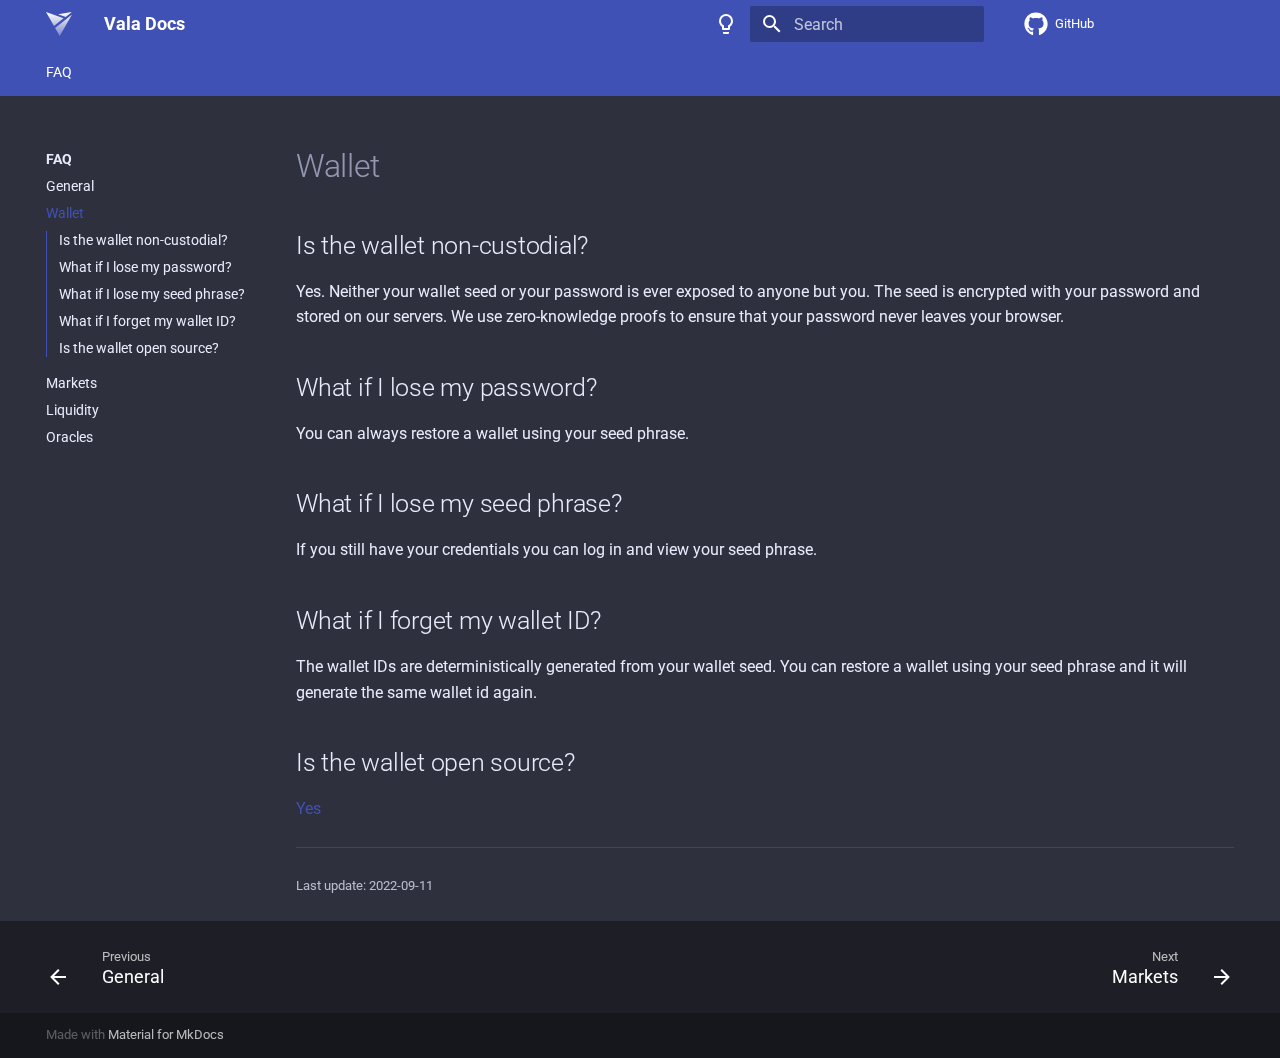
<file: faq/wallet/index.html>
<!doctype html>
<html lang="en" class="no-js">
  <head>
    
      <meta charset="utf-8">
      <meta name="viewport" content="width=device-width,initial-scale=1">
      
        <meta name="description" content="Peer to Peer Prediction Markets on Bitcoin">
      
      
      
        <link rel="canonical" href="https://vala.ai/faq/wallet/">
      
      <link rel="icon" href="../../assets/logo.svg">
      <meta name="generator" content="mkdocs-1.3.0, mkdocs-material-8.2.16">
    
    
      
        <title>Wallet - Vala Docs</title>
      
    
    
      <link rel="stylesheet" href="../../assets/stylesheets/main.1c3799f8.min.css">
      
        
        <link rel="stylesheet" href="../../assets/stylesheets/palette.cc9b2e1e.min.css">
        
      
    
    
    
      
        
        
        <link rel="preconnect" href="https://fonts.gstatic.com" crossorigin>
        <link rel="stylesheet" href="https://fonts.googleapis.com/css?family=Roboto:300,300i,400,400i,700,700i%7CRoboto+Mono:400,400i,700,700i&display=fallback">
        <style>:root{--md-text-font:"Roboto";--md-code-font:"Roboto Mono"}</style>
      
    
    
    <script>__md_scope=new URL("../..",location),__md_get=(e,_=localStorage,t=__md_scope)=>JSON.parse(_.getItem(t.pathname+"."+e)),__md_set=(e,_,t=localStorage,a=__md_scope)=>{try{t.setItem(a.pathname+"."+e,JSON.stringify(_))}catch(e){}}</script>
    
      

    
    
  </head>
  
  
    
    
      
    
    
    
    
    <body dir="ltr" data-md-color-scheme="slate" data-md-color-primary="" data-md-color-accent="">
  
    
    
      <script>var palette=__md_get("__palette");if(palette&&"object"==typeof palette.color)for(var key of Object.keys(palette.color))document.body.setAttribute("data-md-color-"+key,palette.color[key])</script>
    
    <input class="md-toggle" data-md-toggle="drawer" type="checkbox" id="__drawer" autocomplete="off">
    <input class="md-toggle" data-md-toggle="search" type="checkbox" id="__search" autocomplete="off">
    <label class="md-overlay" for="__drawer"></label>
    <div data-md-component="skip">
      
        
        <a href="#is-the-wallet-non-custodial" class="md-skip">
          Skip to content
        </a>
      
    </div>
    <div data-md-component="announce">
      
    </div>
    
    
      

<header class="md-header" data-md-component="header">
  <nav class="md-header__inner md-grid" aria-label="Header">
    <a href="https://vala.ai" title="Vala Docs" class="md-header__button md-logo" aria-label="Vala Docs" data-md-component="logo">
      
  <img src="../../assets/vala_white.svg" alt="logo">

    </a>
    <label class="md-header__button md-icon" for="__drawer">
      <svg xmlns="http://www.w3.org/2000/svg" viewBox="0 0 24 24"><path d="M3 6h18v2H3V6m0 5h18v2H3v-2m0 5h18v2H3v-2Z"/></svg>
    </label>
    <div class="md-header__title" data-md-component="header-title">
      <div class="md-header__ellipsis">
        <div class="md-header__topic">
          <span class="md-ellipsis">
            Vala Docs
          </span>
        </div>
        <div class="md-header__topic" data-md-component="header-topic">
          <span class="md-ellipsis">
            
              Wallet
            
          </span>
        </div>
      </div>
    </div>
    
      <form class="md-header__option" data-md-component="palette">
        
          
          
          <input class="md-option" data-md-color-media="" data-md-color-scheme="slate" data-md-color-primary="" data-md-color-accent=""  aria-label="Switch to light mode"  type="radio" name="__palette" id="__palette_1">
          
            <label class="md-header__button md-icon" title="Switch to light mode" for="__palette_2" hidden>
              <svg xmlns="http://www.w3.org/2000/svg" viewBox="0 0 24 24"><path d="M12 2a7 7 0 0 1 7 7c0 2.38-1.19 4.47-3 5.74V17a1 1 0 0 1-1 1H9a1 1 0 0 1-1-1v-2.26C6.19 13.47 5 11.38 5 9a7 7 0 0 1 7-7M9 21v-1h6v1a1 1 0 0 1-1 1h-4a1 1 0 0 1-1-1m3-17a5 5 0 0 0-5 5c0 2.05 1.23 3.81 3 4.58V16h4v-2.42c1.77-.77 3-2.53 3-4.58a5 5 0 0 0-5-5Z"/></svg>
            </label>
          
        
          
          
          <input class="md-option" data-md-color-media="" data-md-color-scheme="default" data-md-color-primary="" data-md-color-accent=""  aria-label="Switch to dark mode"  type="radio" name="__palette" id="__palette_2">
          
            <label class="md-header__button md-icon" title="Switch to dark mode" for="__palette_1" hidden>
              <svg xmlns="http://www.w3.org/2000/svg" viewBox="0 0 24 24"><path d="M12 2a7 7 0 0 0-7 7c0 2.38 1.19 4.47 3 5.74V17a1 1 0 0 0 1 1h6a1 1 0 0 0 1-1v-2.26c1.81-1.27 3-3.36 3-5.74a7 7 0 0 0-7-7M9 21a1 1 0 0 0 1 1h4a1 1 0 0 0 1-1v-1H9v1Z"/></svg>
            </label>
          
        
      </form>
    
    
    
      <label class="md-header__button md-icon" for="__search">
        <svg xmlns="http://www.w3.org/2000/svg" viewBox="0 0 24 24"><path d="M9.5 3A6.5 6.5 0 0 1 16 9.5c0 1.61-.59 3.09-1.56 4.23l.27.27h.79l5 5-1.5 1.5-5-5v-.79l-.27-.27A6.516 6.516 0 0 1 9.5 16 6.5 6.5 0 0 1 3 9.5 6.5 6.5 0 0 1 9.5 3m0 2C7 5 5 7 5 9.5S7 14 9.5 14 14 12 14 9.5 12 5 9.5 5Z"/></svg>
      </label>
      <div class="md-search" data-md-component="search" role="dialog">
  <label class="md-search__overlay" for="__search"></label>
  <div class="md-search__inner" role="search">
    <form class="md-search__form" name="search">
      <input type="text" class="md-search__input" name="query" aria-label="Search" placeholder="Search" autocapitalize="off" autocorrect="off" autocomplete="off" spellcheck="false" data-md-component="search-query" required>
      <label class="md-search__icon md-icon" for="__search">
        <svg xmlns="http://www.w3.org/2000/svg" viewBox="0 0 24 24"><path d="M9.5 3A6.5 6.5 0 0 1 16 9.5c0 1.61-.59 3.09-1.56 4.23l.27.27h.79l5 5-1.5 1.5-5-5v-.79l-.27-.27A6.516 6.516 0 0 1 9.5 16 6.5 6.5 0 0 1 3 9.5 6.5 6.5 0 0 1 9.5 3m0 2C7 5 5 7 5 9.5S7 14 9.5 14 14 12 14 9.5 12 5 9.5 5Z"/></svg>
        <svg xmlns="http://www.w3.org/2000/svg" viewBox="0 0 24 24"><path d="M20 11v2H8l5.5 5.5-1.42 1.42L4.16 12l7.92-7.92L13.5 5.5 8 11h12Z"/></svg>
      </label>
      <nav class="md-search__options" aria-label="Search">
        
        <button type="reset" class="md-search__icon md-icon" aria-label="Clear" tabindex="-1">
          <svg xmlns="http://www.w3.org/2000/svg" viewBox="0 0 24 24"><path d="M19 6.41 17.59 5 12 10.59 6.41 5 5 6.41 10.59 12 5 17.59 6.41 19 12 13.41 17.59 19 19 17.59 13.41 12 19 6.41Z"/></svg>
        </button>
      </nav>
      
    </form>
    <div class="md-search__output">
      <div class="md-search__scrollwrap" data-md-scrollfix>
        <div class="md-search-result" data-md-component="search-result">
          <div class="md-search-result__meta">
            Initializing search
          </div>
          <ol class="md-search-result__list"></ol>
        </div>
      </div>
    </div>
  </div>
</div>
    
    
      <div class="md-header__source">
        <a href="https://github.com/valapm/documentation" title="Go to repository" class="md-source" data-md-component="source">
  <div class="md-source__icon md-icon">
    
    <svg xmlns="http://www.w3.org/2000/svg" viewBox="0 0 496 512"><!--! Font Awesome Free 6.1.1 by @fontawesome - https://fontawesome.com License - https://fontawesome.com/license/free (Icons: CC BY 4.0, Fonts: SIL OFL 1.1, Code: MIT License) Copyright 2022 Fonticons, Inc.--><path d="M165.9 397.4c0 2-2.3 3.6-5.2 3.6-3.3.3-5.6-1.3-5.6-3.6 0-2 2.3-3.6 5.2-3.6 3-.3 5.6 1.3 5.6 3.6zm-31.1-4.5c-.7 2 1.3 4.3 4.3 4.9 2.6 1 5.6 0 6.2-2s-1.3-4.3-4.3-5.2c-2.6-.7-5.5.3-6.2 2.3zm44.2-1.7c-2.9.7-4.9 2.6-4.6 4.9.3 2 2.9 3.3 5.9 2.6 2.9-.7 4.9-2.6 4.6-4.6-.3-1.9-3-3.2-5.9-2.9zM244.8 8C106.1 8 0 113.3 0 252c0 110.9 69.8 205.8 169.5 239.2 12.8 2.3 17.3-5.6 17.3-12.1 0-6.2-.3-40.4-.3-61.4 0 0-70 15-84.7-29.8 0 0-11.4-29.1-27.8-36.6 0 0-22.9-15.7 1.6-15.4 0 0 24.9 2 38.6 25.8 21.9 38.6 58.6 27.5 72.9 20.9 2.3-16 8.8-27.1 16-33.7-55.9-6.2-112.3-14.3-112.3-110.5 0-27.5 7.6-41.3 23.6-58.9-2.6-6.5-11.1-33.3 2.6-67.9 20.9-6.5 69 27 69 27 20-5.6 41.5-8.5 62.8-8.5s42.8 2.9 62.8 8.5c0 0 48.1-33.6 69-27 13.7 34.7 5.2 61.4 2.6 67.9 16 17.7 25.8 31.5 25.8 58.9 0 96.5-58.9 104.2-114.8 110.5 9.2 7.9 17 22.9 17 46.4 0 33.7-.3 75.4-.3 83.6 0 6.5 4.6 14.4 17.3 12.1C428.2 457.8 496 362.9 496 252 496 113.3 383.5 8 244.8 8zM97.2 352.9c-1.3 1-1 3.3.7 5.2 1.6 1.6 3.9 2.3 5.2 1 1.3-1 1-3.3-.7-5.2-1.6-1.6-3.9-2.3-5.2-1zm-10.8-8.1c-.7 1.3.3 2.9 2.3 3.9 1.6 1 3.6.7 4.3-.7.7-1.3-.3-2.9-2.3-3.9-2-.6-3.6-.3-4.3.7zm32.4 35.6c-1.6 1.3-1 4.3 1.3 6.2 2.3 2.3 5.2 2.6 6.5 1 1.3-1.3.7-4.3-1.3-6.2-2.2-2.3-5.2-2.6-6.5-1zm-11.4-14.7c-1.6 1-1.6 3.6 0 5.9 1.6 2.3 4.3 3.3 5.6 2.3 1.6-1.3 1.6-3.9 0-6.2-1.4-2.3-4-3.3-5.6-2z"/></svg>
  </div>
  <div class="md-source__repository">
    GitHub
  </div>
</a>
      </div>
    
  </nav>
  
</header>
    
    <div class="md-container" data-md-component="container">
      
      
        
          
            
<nav class="md-tabs" aria-label="Tabs" data-md-component="tabs">
  <div class="md-tabs__inner md-grid">
    <ul class="md-tabs__list">
      
        
  
  
    
  


  
  
  
    <li class="md-tabs__item">
      <a href="../.." class="md-tabs__link md-tabs__link--active">
        FAQ
      </a>
    </li>
  

      
    </ul>
  </div>
</nav>
          
        
      
      <main class="md-main" data-md-component="main">
        <div class="md-main__inner md-grid">
          
            
              
              <div class="md-sidebar md-sidebar--primary" data-md-component="sidebar" data-md-type="navigation" >
                <div class="md-sidebar__scrollwrap">
                  <div class="md-sidebar__inner">
                    

  


  

<nav class="md-nav md-nav--primary md-nav--lifted md-nav--integrated" aria-label="Navigation" data-md-level="0">
  <label class="md-nav__title" for="__drawer">
    <a href="https://vala.ai" title="Vala Docs" class="md-nav__button md-logo" aria-label="Vala Docs" data-md-component="logo">
      
  <img src="../../assets/vala_white.svg" alt="logo">

    </a>
    Vala Docs
  </label>
  
    <div class="md-nav__source">
      <a href="https://github.com/valapm/documentation" title="Go to repository" class="md-source" data-md-component="source">
  <div class="md-source__icon md-icon">
    
    <svg xmlns="http://www.w3.org/2000/svg" viewBox="0 0 496 512"><!--! Font Awesome Free 6.1.1 by @fontawesome - https://fontawesome.com License - https://fontawesome.com/license/free (Icons: CC BY 4.0, Fonts: SIL OFL 1.1, Code: MIT License) Copyright 2022 Fonticons, Inc.--><path d="M165.9 397.4c0 2-2.3 3.6-5.2 3.6-3.3.3-5.6-1.3-5.6-3.6 0-2 2.3-3.6 5.2-3.6 3-.3 5.6 1.3 5.6 3.6zm-31.1-4.5c-.7 2 1.3 4.3 4.3 4.9 2.6 1 5.6 0 6.2-2s-1.3-4.3-4.3-5.2c-2.6-.7-5.5.3-6.2 2.3zm44.2-1.7c-2.9.7-4.9 2.6-4.6 4.9.3 2 2.9 3.3 5.9 2.6 2.9-.7 4.9-2.6 4.6-4.6-.3-1.9-3-3.2-5.9-2.9zM244.8 8C106.1 8 0 113.3 0 252c0 110.9 69.8 205.8 169.5 239.2 12.8 2.3 17.3-5.6 17.3-12.1 0-6.2-.3-40.4-.3-61.4 0 0-70 15-84.7-29.8 0 0-11.4-29.1-27.8-36.6 0 0-22.9-15.7 1.6-15.4 0 0 24.9 2 38.6 25.8 21.9 38.6 58.6 27.5 72.9 20.9 2.3-16 8.8-27.1 16-33.7-55.9-6.2-112.3-14.3-112.3-110.5 0-27.5 7.6-41.3 23.6-58.9-2.6-6.5-11.1-33.3 2.6-67.9 20.9-6.5 69 27 69 27 20-5.6 41.5-8.5 62.8-8.5s42.8 2.9 62.8 8.5c0 0 48.1-33.6 69-27 13.7 34.7 5.2 61.4 2.6 67.9 16 17.7 25.8 31.5 25.8 58.9 0 96.5-58.9 104.2-114.8 110.5 9.2 7.9 17 22.9 17 46.4 0 33.7-.3 75.4-.3 83.6 0 6.5 4.6 14.4 17.3 12.1C428.2 457.8 496 362.9 496 252 496 113.3 383.5 8 244.8 8zM97.2 352.9c-1.3 1-1 3.3.7 5.2 1.6 1.6 3.9 2.3 5.2 1 1.3-1 1-3.3-.7-5.2-1.6-1.6-3.9-2.3-5.2-1zm-10.8-8.1c-.7 1.3.3 2.9 2.3 3.9 1.6 1 3.6.7 4.3-.7.7-1.3-.3-2.9-2.3-3.9-2-.6-3.6-.3-4.3.7zm32.4 35.6c-1.6 1.3-1 4.3 1.3 6.2 2.3 2.3 5.2 2.6 6.5 1 1.3-1.3.7-4.3-1.3-6.2-2.2-2.3-5.2-2.6-6.5-1zm-11.4-14.7c-1.6 1-1.6 3.6 0 5.9 1.6 2.3 4.3 3.3 5.6 2.3 1.6-1.3 1.6-3.9 0-6.2-1.4-2.3-4-3.3-5.6-2z"/></svg>
  </div>
  <div class="md-source__repository">
    GitHub
  </div>
</a>
    </div>
  
  <ul class="md-nav__list" data-md-scrollfix>
    
      
      
      

  
  
    
  
  
    
    <li class="md-nav__item md-nav__item--active md-nav__item--nested">
      
      
        <input class="md-nav__toggle md-toggle" data-md-toggle="__nav_1" type="checkbox" id="__nav_1" checked>
      
      
      
      
        <label class="md-nav__link" for="__nav_1">
          FAQ
          <span class="md-nav__icon md-icon"></span>
        </label>
      
      <nav class="md-nav" aria-label="FAQ" data-md-level="1">
        <label class="md-nav__title" for="__nav_1">
          <span class="md-nav__icon md-icon"></span>
          FAQ
        </label>
        <ul class="md-nav__list" data-md-scrollfix>
          
            
              
  
  
  
    <li class="md-nav__item">
      <a href="../.." class="md-nav__link">
        General
      </a>
    </li>
  

            
          
            
              
  
  
    
  
  
    <li class="md-nav__item md-nav__item--active">
      
      <input class="md-nav__toggle md-toggle" data-md-toggle="toc" type="checkbox" id="__toc">
      
      
      
        <label class="md-nav__link md-nav__link--active" for="__toc">
          Wallet
          <span class="md-nav__icon md-icon"></span>
        </label>
      
      <a href="./" class="md-nav__link md-nav__link--active">
        Wallet
      </a>
      
        

<nav class="md-nav md-nav--secondary" aria-label="Table of contents">
  
  
  
  
    <label class="md-nav__title" for="__toc">
      <span class="md-nav__icon md-icon"></span>
      Table of contents
    </label>
    <ul class="md-nav__list" data-md-component="toc" data-md-scrollfix>
      
        <li class="md-nav__item">
  <a href="#is-the-wallet-non-custodial" class="md-nav__link">
    Is the wallet non-custodial?
  </a>
  
</li>
      
        <li class="md-nav__item">
  <a href="#what-if-i-lose-my-password" class="md-nav__link">
    What if I lose my password?
  </a>
  
</li>
      
        <li class="md-nav__item">
  <a href="#what-if-i-lose-my-seed-phrase" class="md-nav__link">
    What if I lose my seed phrase?
  </a>
  
</li>
      
        <li class="md-nav__item">
  <a href="#what-if-i-forget-my-wallet-id" class="md-nav__link">
    What if I forget my wallet ID?
  </a>
  
</li>
      
        <li class="md-nav__item">
  <a href="#is-the-wallet-open-source" class="md-nav__link">
    Is the wallet open source?
  </a>
  
</li>
      
    </ul>
  
</nav>
      
    </li>
  

            
          
            
              
  
  
  
    <li class="md-nav__item">
      <a href="../markets/" class="md-nav__link">
        Markets
      </a>
    </li>
  

            
          
            
              
  
  
  
    <li class="md-nav__item">
      <a href="../liquidity/" class="md-nav__link">
        Liquidity
      </a>
    </li>
  

            
          
            
              
  
  
  
    <li class="md-nav__item">
      <a href="../oracles/" class="md-nav__link">
        Oracles
      </a>
    </li>
  

            
          
        </ul>
      </nav>
    </li>
  

    
  </ul>
</nav>
                  </div>
                </div>
              </div>
            
            
          
          <div class="md-content" data-md-component="content">
            <article class="md-content__inner md-typeset">
              
                


  <h1>Wallet</h1>

<h2 id="is-the-wallet-non-custodial">Is the wallet non-custodial?</h2>
<p>Yes. Neither your wallet seed or your password is ever exposed to anyone but you. The seed is encrypted with your password and stored on our servers. We use zero-knowledge proofs to ensure that your password never leaves your browser.</p>
<h2 id="what-if-i-lose-my-password">What if I lose my password?</h2>
<p>You can always restore a wallet using your seed phrase.</p>
<h2 id="what-if-i-lose-my-seed-phrase">What if I lose my seed phrase?</h2>
<p>If you still have your credentials you can log in and view your seed phrase.</p>
<h2 id="what-if-i-forget-my-wallet-id">What if I forget my wallet ID?</h2>
<p>The wallet IDs are deterministically generated from your wallet seed. You can restore a wallet using your seed phrase and it will generate the same wallet id again.</p>
<h2 id="is-the-wallet-open-source">Is the wallet open source?</h2>
<p><a href="https://github.com/valapm/vala-auth">Yes</a></p>

  <hr>
<div class="md-source-file">
  <small>
    
      Last update:
      2022-09-11
    
  </small>
</div>

              
            </article>
          </div>
        </div>
        
      </main>
      
        <footer class="md-footer">
  
    <nav class="md-footer__inner md-grid" aria-label="Footer">
      
        
        <a href="../.." class="md-footer__link md-footer__link--prev" aria-label="Previous: General" rel="prev">
          <div class="md-footer__button md-icon">
            <svg xmlns="http://www.w3.org/2000/svg" viewBox="0 0 24 24"><path d="M20 11v2H8l5.5 5.5-1.42 1.42L4.16 12l7.92-7.92L13.5 5.5 8 11h12Z"/></svg>
          </div>
          <div class="md-footer__title">
            <div class="md-ellipsis">
              <span class="md-footer__direction">
                Previous
              </span>
              General
            </div>
          </div>
        </a>
      
      
        
        <a href="../markets/" class="md-footer__link md-footer__link--next" aria-label="Next: Markets" rel="next">
          <div class="md-footer__title">
            <div class="md-ellipsis">
              <span class="md-footer__direction">
                Next
              </span>
              Markets
            </div>
          </div>
          <div class="md-footer__button md-icon">
            <svg xmlns="http://www.w3.org/2000/svg" viewBox="0 0 24 24"><path d="M4 11v2h12l-5.5 5.5 1.42 1.42L19.84 12l-7.92-7.92L10.5 5.5 16 11H4Z"/></svg>
          </div>
        </a>
      
    </nav>
  
  <div class="md-footer-meta md-typeset">
    <div class="md-footer-meta__inner md-grid">
      <div class="md-copyright">
  
  
    Made with
    <a href="https://squidfunk.github.io/mkdocs-material/" target="_blank" rel="noopener">
      Material for MkDocs
    </a>
  
</div>
      
    </div>
  </div>
</footer>
      
    </div>
    <div class="md-dialog" data-md-component="dialog">
      <div class="md-dialog__inner md-typeset"></div>
    </div>
    <script id="__config" type="application/json">{"base": "../..", "features": ["navigation.instant", "navigation.tracking", "navigation.tabs", "navigation.expand", "toc.integrate"], "search": "../../assets/javascripts/workers/search.2a1c317c.min.js", "translations": {"clipboard.copied": "Copied to clipboard", "clipboard.copy": "Copy to clipboard", "search.config.lang": "en", "search.config.pipeline": "trimmer, stopWordFilter", "search.config.separator": "[\\s\\-]+", "search.placeholder": "Search", "search.result.more.one": "1 more on this page", "search.result.more.other": "# more on this page", "search.result.none": "No matching documents", "search.result.one": "1 matching document", "search.result.other": "# matching documents", "search.result.placeholder": "Type to start searching", "search.result.term.missing": "Missing", "select.version.title": "Select version"}}</script>
    
    
      <script src="../../assets/javascripts/bundle.3a4b43e5.min.js"></script>
      
    
  </body>
</html>
</file>
<file: assets/stylesheets/main.1c3799f8.min.css>
@charset "UTF-8";html{-webkit-text-size-adjust:none;-moz-text-size-adjust:none;-ms-text-size-adjust:none;text-size-adjust:none;box-sizing:border-box}*,:after,:before{box-sizing:inherit}@media (prefers-reduced-motion){*,:after,:before{transition:none!important}}body{margin:0}a,button,input,label{-webkit-tap-highlight-color:transparent}a{color:inherit;text-decoration:none}hr{border:0;box-sizing:initial;display:block;height:.05rem;overflow:visible;padding:0}small{font-size:80%}sub,sup{line-height:1em}img{border-style:none}table{border-collapse:initial;border-spacing:0}td,th{font-weight:400;vertical-align:top}button{background:transparent;border:0;font-family:inherit;font-size:inherit;margin:0;padding:0}input{border:0;outline:none}:root{--md-default-fg-color:rgba(0,0,0,.87);--md-default-fg-color--light:rgba(0,0,0,.54);--md-default-fg-color--lighter:rgba(0,0,0,.32);--md-default-fg-color--lightest:rgba(0,0,0,.07);--md-default-bg-color:#fff;--md-default-bg-color--light:hsla(0,0%,100%,.7);--md-default-bg-color--lighter:hsla(0,0%,100%,.3);--md-default-bg-color--lightest:hsla(0,0%,100%,.12);--md-primary-fg-color:#4051b5;--md-primary-fg-color--light:#5d6cc0;--md-primary-fg-color--dark:#303fa1;--md-primary-bg-color:#fff;--md-primary-bg-color--light:hsla(0,0%,100%,.7);--md-accent-fg-color:#526cfe;--md-accent-fg-color--transparent:rgba(82,108,254,.1);--md-accent-bg-color:#fff;--md-accent-bg-color--light:hsla(0,0%,100%,.7);--md-shadow-z1:0 0.2rem 0.5rem rgba(0,0,0,.05),0 0 0.05rem rgba(0,0,0,.1);--md-shadow-z2:0 0.2rem 0.5rem rgba(0,0,0,.1),0 0 0.05rem rgba(0,0,0,.25);--md-shadow-z3:0 0.2rem 0.5rem rgba(0,0,0,.2),0 0 0.05rem rgba(0,0,0,.35)}:root>*{--md-code-fg-color:#36464e;--md-code-bg-color:#f5f5f5;--md-code-hl-color:rgba(255,255,0,.5);--md-code-hl-number-color:#d52a2a;--md-code-hl-special-color:#db1457;--md-code-hl-function-color:#a846b9;--md-code-hl-constant-color:#6e59d9;--md-code-hl-keyword-color:#3f6ec6;--md-code-hl-string-color:#1c7d4d;--md-code-hl-name-color:var(--md-code-fg-color);--md-code-hl-operator-color:var(--md-default-fg-color--light);--md-code-hl-punctuation-color:var(--md-default-fg-color--light);--md-code-hl-comment-color:var(--md-default-fg-color--light);--md-code-hl-generic-color:var(--md-default-fg-color--light);--md-code-hl-variable-color:var(--md-default-fg-color--light);--md-typeset-color:var(--md-default-fg-color);--md-typeset-a-color:var(--md-primary-fg-color);--md-typeset-mark-color:rgba(255,255,0,.5);--md-typeset-del-color:rgba(245,80,61,.15);--md-typeset-ins-color:rgba(11,213,112,.15);--md-typeset-kbd-color:#fafafa;--md-typeset-kbd-accent-color:#fff;--md-typeset-kbd-border-color:#b8b8b8;--md-typeset-table-color:rgba(0,0,0,.12);--md-admonition-fg-color:var(--md-default-fg-color);--md-admonition-bg-color:var(--md-default-bg-color);--md-footer-fg-color:#fff;--md-footer-fg-color--light:hsla(0,0%,100%,.7);--md-footer-fg-color--lighter:hsla(0,0%,100%,.3);--md-footer-bg-color:rgba(0,0,0,.87);--md-footer-bg-color--dark:rgba(0,0,0,.32)}.md-icon svg{fill:currentcolor;display:block;height:1.2rem;width:1.2rem}body{-webkit-font-smoothing:antialiased;-moz-osx-font-smoothing:grayscale;--md-text-font-family:var(--md-text-font,_),-apple-system,BlinkMacSystemFont,Helvetica,Arial,sans-serif;--md-code-font-family:var(--md-code-font,_),SFMono-Regular,Consolas,Menlo,monospace}body,input{font-feature-settings:"kern","liga";font-family:var(--md-text-font-family)}body,code,input,kbd,pre{color:var(--md-typeset-color)}code,kbd,pre{font-feature-settings:"kern";font-family:var(--md-code-font-family)}:root{--md-typeset-table-sort-icon:url('data:image/svg+xml;charset=utf-8,<svg xmlns="http://www.w3.org/2000/svg" viewBox="0 0 24 24"><path d="m18 21-4-4h3V7h-3l4-4 4 4h-3v10h3M2 19v-2h10v2M2 13v-2h7v2M2 7V5h4v2H2Z"/></svg>');--md-typeset-table-sort-icon--asc:url('data:image/svg+xml;charset=utf-8,<svg xmlns="http://www.w3.org/2000/svg" viewBox="0 0 24 24"><path d="M19 17h3l-4 4-4-4h3V3h2M2 17h10v2H2M6 5v2H2V5m0 6h7v2H2v-2Z"/></svg>');--md-typeset-table-sort-icon--desc:url('data:image/svg+xml;charset=utf-8,<svg xmlns="http://www.w3.org/2000/svg" viewBox="0 0 24 24"><path d="M19 7h3l-4-4-4 4h3v14h2M2 17h10v2H2M6 5v2H2V5m0 6h7v2H2v-2Z"/></svg>')}.md-typeset{-webkit-print-color-adjust:exact;color-adjust:exact;font-size:.8rem;line-height:1.6}@media print{.md-typeset{font-size:.68rem}}.md-typeset blockquote,.md-typeset dl,.md-typeset figure,.md-typeset ol,.md-typeset pre,.md-typeset ul{margin-bottom:1em;margin-top:1em}.md-typeset h1{color:var(--md-default-fg-color--light);font-size:2em;line-height:1.3;margin:0 0 1.25em}.md-typeset h1,.md-typeset h2{font-weight:300;letter-spacing:-.01em}.md-typeset h2{font-size:1.5625em;line-height:1.4;margin:1.6em 0 .64em}.md-typeset h3{font-size:1.25em;font-weight:400;letter-spacing:-.01em;line-height:1.5;margin:1.6em 0 .8em}.md-typeset h2+h3{margin-top:.8em}.md-typeset h4{font-weight:700;letter-spacing:-.01em;margin:1em 0}.md-typeset h5,.md-typeset h6{color:var(--md-default-fg-color--light);font-size:.8em;font-weight:700;letter-spacing:-.01em;margin:1.25em 0}.md-typeset h5{text-transform:uppercase}.md-typeset hr{border-bottom:.05rem solid var(--md-default-fg-color--lightest);display:flow-root;margin:1.5em 0}.md-typeset a{color:var(--md-typeset-a-color);word-break:break-word}.md-typeset a,.md-typeset a:before{transition:color 125ms}.md-typeset a:focus,.md-typeset a:hover{color:var(--md-accent-fg-color)}.md-typeset a:focus code,.md-typeset a:hover code{background-color:var(--md-accent-fg-color--transparent)}.md-typeset a code{color:currentcolor;transition:background-color 125ms}.md-typeset a.focus-visible{outline-color:var(--md-accent-fg-color);outline-offset:.2rem}.md-typeset code,.md-typeset kbd,.md-typeset pre{color:var(--md-code-fg-color);direction:ltr}@media print{.md-typeset code,.md-typeset kbd,.md-typeset pre{white-space:pre-wrap}}.md-typeset code{background-color:var(--md-code-bg-color);border-radius:.1rem;-webkit-box-decoration-break:clone;box-decoration-break:clone;font-size:.85em;padding:0 .2941176471em;word-break:break-word}.md-typeset code:not(.focus-visible){-webkit-tap-highlight-color:transparent;outline:none}.md-typeset pre{display:flow-root;line-height:1.4;position:relative}.md-typeset pre>code{-webkit-box-decoration-break:slice;box-decoration-break:slice;box-shadow:none;display:block;margin:0;outline-color:var(--md-accent-fg-color);overflow:auto;padding:.7720588235em 1.1764705882em;scrollbar-color:var(--md-default-fg-color--lighter) transparent;scrollbar-width:thin;touch-action:auto;word-break:normal}.md-typeset pre>code:hover{scrollbar-color:var(--md-accent-fg-color) transparent}.md-typeset pre>code::-webkit-scrollbar{height:.2rem;width:.2rem}.md-typeset pre>code::-webkit-scrollbar-thumb{background-color:var(--md-default-fg-color--lighter)}.md-typeset pre>code::-webkit-scrollbar-thumb:hover{background-color:var(--md-accent-fg-color)}.md-typeset kbd{background-color:var(--md-typeset-kbd-color);border-radius:.1rem;box-shadow:0 .1rem 0 .05rem var(--md-typeset-kbd-border-color),0 .1rem 0 var(--md-typeset-kbd-border-color),0 -.1rem .2rem var(--md-typeset-kbd-accent-color) inset;color:var(--md-default-fg-color);display:inline-block;font-size:.75em;padding:0 .6666666667em;vertical-align:text-top;word-break:break-word}.md-typeset mark{background-color:var(--md-typeset-mark-color);-webkit-box-decoration-break:clone;box-decoration-break:clone;color:inherit;word-break:break-word}.md-typeset abbr{border-bottom:.05rem dotted var(--md-default-fg-color--light);cursor:help;text-decoration:none}@media (hover:none){.md-typeset abbr{position:relative}.md-typeset abbr[title]:-webkit-any(:focus,:hover):after{background-color:var(--md-default-fg-color);border-radius:.1rem;box-shadow:var(--md-shadow-z3);color:var(--md-default-bg-color);content:attr(title);display:inline-block;font-size:.7rem;margin-top:2em;max-width:80%;min-width:-webkit-max-content;min-width:max-content;padding:.2rem .3rem;position:absolute;width:auto}.md-typeset abbr[title]:-moz-any(:focus,:hover):after{background-color:var(--md-default-fg-color);border-radius:.1rem;box-shadow:var(--md-shadow-z3);color:var(--md-default-bg-color);content:attr(title);display:inline-block;font-size:.7rem;margin-top:2em;max-width:80%;min-width:-moz-max-content;min-width:max-content;padding:.2rem .3rem;position:absolute;width:auto}[dir=ltr] .md-typeset abbr[title]:-webkit-any(:focus,:hover):after{left:0}[dir=ltr] .md-typeset abbr[title]:-moz-any(:focus,:hover):after{left:0}[dir=ltr] .md-typeset abbr[title]:is(:focus,:hover):after{left:0}[dir=rtl] .md-typeset abbr[title]:-webkit-any(:focus,:hover):after{right:0}[dir=rtl] .md-typeset abbr[title]:-moz-any(:focus,:hover):after{right:0}[dir=rtl] .md-typeset abbr[title]:is(:focus,:hover):after{right:0}.md-typeset abbr[title]:is(:focus,:hover):after{background-color:var(--md-default-fg-color);border-radius:.1rem;box-shadow:var(--md-shadow-z3);color:var(--md-default-bg-color);content:attr(title);display:inline-block;font-size:.7rem;margin-top:2em;max-width:80%;min-width:-webkit-max-content;min-width:-moz-max-content;min-width:max-content;padding:.2rem .3rem;position:absolute;width:auto}}.md-typeset small{opacity:.75}[dir=ltr] .md-typeset sub,[dir=ltr] .md-typeset sup{margin-left:.078125em}[dir=rtl] .md-typeset sub,[dir=rtl] .md-typeset sup{margin-right:.078125em}[dir=ltr] .md-typeset blockquote{padding-left:.6rem}[dir=rtl] .md-typeset blockquote{padding-right:.6rem}[dir=ltr] .md-typeset blockquote{border-left:.2rem solid var(--md-default-fg-color--lighter)}[dir=rtl] .md-typeset blockquote{border-right:.2rem solid var(--md-default-fg-color--lighter)}.md-typeset blockquote{color:var(--md-default-fg-color--light);margin-left:0;margin-right:0}.md-typeset ul{list-style-type:disc}[dir=ltr] .md-typeset ol,[dir=ltr] .md-typeset ul{margin-left:.625em}[dir=rtl] .md-typeset ol,[dir=rtl] .md-typeset ul{margin-right:.625em}.md-typeset ol,.md-typeset ul{padding:0}.md-typeset ol:not([hidden]),.md-typeset ul:not([hidden]){display:flow-root}.md-typeset ol ol,.md-typeset ul ol{list-style-type:lower-alpha}.md-typeset ol ol ol,.md-typeset ul ol ol{list-style-type:lower-roman}[dir=ltr] .md-typeset ol li,[dir=ltr] .md-typeset ul li{margin-left:1.25em}[dir=rtl] .md-typeset ol li,[dir=rtl] .md-typeset ul li{margin-right:1.25em}.md-typeset ol li,.md-typeset ul li{margin-bottom:.5em}.md-typeset ol li blockquote,.md-typeset ol li p,.md-typeset ul li blockquote,.md-typeset ul li p{margin:.5em 0}.md-typeset ol li:last-child,.md-typeset ul li:last-child{margin-bottom:0}.md-typeset ol li :-webkit-any(ul,ol),.md-typeset ul li :-webkit-any(ul,ol){margin-bottom:.5em;margin-top:.5em}.md-typeset ol li :-moz-any(ul,ol),.md-typeset ul li :-moz-any(ul,ol){margin-bottom:.5em;margin-top:.5em}[dir=ltr] .md-typeset ol li :-webkit-any(ul,ol),[dir=ltr] .md-typeset ul li :-webkit-any(ul,ol){margin-left:.625em}[dir=ltr] .md-typeset ol li :-moz-any(ul,ol),[dir=ltr] .md-typeset ul li :-moz-any(ul,ol){margin-left:.625em}[dir=ltr] .md-typeset ol li :is(ul,ol),[dir=ltr] .md-typeset ul li :is(ul,ol){margin-left:.625em}[dir=rtl] .md-typeset ol li :-webkit-any(ul,ol),[dir=rtl] .md-typeset ul li :-webkit-any(ul,ol){margin-right:.625em}[dir=rtl] .md-typeset ol li :-moz-any(ul,ol),[dir=rtl] .md-typeset ul li :-moz-any(ul,ol){margin-right:.625em}[dir=rtl] .md-typeset ol li :is(ul,ol),[dir=rtl] .md-typeset ul li :is(ul,ol){margin-right:.625em}.md-typeset ol li :is(ul,ol),.md-typeset ul li :is(ul,ol){margin-bottom:.5em;margin-top:.5em}[dir=ltr] .md-typeset dd{margin-left:1.875em}[dir=rtl] .md-typeset dd{margin-right:1.875em}.md-typeset dd{margin-bottom:1.5em;margin-top:1em}.md-typeset img,.md-typeset svg{height:auto;max-width:100%}.md-typeset img[align=left],.md-typeset svg[align=left]{margin:1em 1em 1em 0}.md-typeset img[align=right],.md-typeset svg[align=right]{margin:1em 0 1em 1em}.md-typeset img[align]:only-child,.md-typeset svg[align]:only-child{margin-top:0}.md-typeset img[src$="#gh-dark-mode-only"],.md-typeset img[src$="#only-dark"]{display:none}.md-typeset figure{display:flow-root;margin:1em auto;max-width:100%;text-align:center;width:-webkit-fit-content;width:-moz-fit-content;width:fit-content}.md-typeset figure img{display:block}.md-typeset figcaption{font-style:italic;margin:1em auto;max-width:24rem}.md-typeset iframe{max-width:100%}.md-typeset table:not([class]){background-color:var(--md-default-bg-color);border:.05rem solid var(--md-typeset-table-color);border-radius:.1rem;display:inline-block;font-size:.64rem;max-width:100%;overflow:auto;touch-action:auto}@media print{.md-typeset table:not([class]){display:table}}.md-typeset table:not([class])+*{margin-top:1.5em}.md-typeset table:not([class]) :-webkit-any(th,td)>:first-child{margin-top:0}.md-typeset table:not([class]) :-moz-any(th,td)>:first-child{margin-top:0}.md-typeset table:not([class]) :is(th,td)>:first-child{margin-top:0}.md-typeset table:not([class]) :-webkit-any(th,td)>:last-child{margin-bottom:0}.md-typeset table:not([class]) :-moz-any(th,td)>:last-child{margin-bottom:0}.md-typeset table:not([class]) :is(th,td)>:last-child{margin-bottom:0}.md-typeset table:not([class]) :-webkit-any(th,td):not([align]){text-align:left}.md-typeset table:not([class]) :-moz-any(th,td):not([align]){text-align:left}.md-typeset table:not([class]) :is(th,td):not([align]){text-align:left}[dir=rtl] .md-typeset table:not([class]) :-webkit-any(th,td):not([align]){text-align:right}[dir=rtl] .md-typeset table:not([class]) :-moz-any(th,td):not([align]){text-align:right}[dir=rtl] .md-typeset table:not([class]) :is(th,td):not([align]){text-align:right}.md-typeset table:not([class]) th{font-weight:700;min-width:5rem;padding:.9375em 1.25em;vertical-align:top}.md-typeset table:not([class]) th a{color:inherit}.md-typeset table:not([class]) td{border-top:.05rem solid var(--md-typeset-table-color);padding:.9375em 1.25em;vertical-align:top}.md-typeset table:not([class]) tbody tr{transition:background-color 125ms}.md-typeset table:not([class]) tbody tr:hover{background-color:rgba(0,0,0,.035);box-shadow:0 .05rem 0 var(--md-default-bg-color) inset}.md-typeset table:not([class]) a{word-break:normal}.md-typeset table th[role=columnheader]{cursor:pointer}[dir=ltr] .md-typeset table th[role=columnheader]:after{margin-left:.5em}[dir=rtl] .md-typeset table th[role=columnheader]:after{margin-right:.5em}.md-typeset table th[role=columnheader]:after{content:"";display:inline-block;height:1.2em;-webkit-mask-image:var(--md-typeset-table-sort-icon);mask-image:var(--md-typeset-table-sort-icon);-webkit-mask-repeat:no-repeat;mask-repeat:no-repeat;-webkit-mask-size:contain;mask-size:contain;transition:background-color 125ms;vertical-align:text-bottom;width:1.2em}.md-typeset table th[role=columnheader]:hover:after{background-color:var(--md-default-fg-color--lighter)}.md-typeset table th[role=columnheader][aria-sort=ascending]:after{background-color:var(--md-default-fg-color--light);-webkit-mask-image:var(--md-typeset-table-sort-icon--asc);mask-image:var(--md-typeset-table-sort-icon--asc)}.md-typeset table th[role=columnheader][aria-sort=descending]:after{background-color:var(--md-default-fg-color--light);-webkit-mask-image:var(--md-typeset-table-sort-icon--desc);mask-image:var(--md-typeset-table-sort-icon--desc)}.md-typeset__scrollwrap{margin:1em -.8rem;overflow-x:auto;touch-action:auto}.md-typeset__table{display:inline-block;margin-bottom:.5em;padding:0 .8rem}@media print{.md-typeset__table{display:block}}html .md-typeset__table table{display:table;margin:0;overflow:hidden;width:100%}@media screen and (max-width:44.9375em){.md-content__inner>pre{margin:1em -.8rem}.md-content__inner>pre code{border-radius:0}}.md-banner{background-color:var(--md-footer-bg-color);color:var(--md-footer-fg-color);overflow:auto}@media print{.md-banner{display:none}}.md-banner--warning{background:var(--md-typeset-mark-color);color:var(--md-default-fg-color)}.md-banner__inner{font-size:.7rem;margin:.6rem auto;padding:0 .8rem}html{font-size:125%;height:100%;overflow-x:hidden}@media screen and (min-width:100em){html{font-size:137.5%}}@media screen and (min-width:125em){html{font-size:150%}}body{background-color:var(--md-default-bg-color);display:flex;flex-direction:column;font-size:.5rem;min-height:100%;position:relative;width:100%}@media print{body{display:block}}@media screen and (max-width:59.9375em){body[data-md-state=lock]{position:fixed}}.md-grid{margin-left:auto;margin-right:auto;max-width:61rem}.md-container{display:flex;flex-direction:column;flex-grow:1}@media print{.md-container{display:block}}.md-main{flex-grow:1}.md-main__inner{display:flex;height:100%;margin-top:1.5rem}.md-ellipsis{overflow:hidden;text-overflow:ellipsis;white-space:nowrap}.md-toggle{display:none}.md-option{height:0;opacity:0;position:absolute;width:0}.md-option:checked+label:not([hidden]){display:block}.md-option.focus-visible+label{outline-color:var(--md-accent-fg-color);outline-style:auto}.md-skip{background-color:var(--md-default-fg-color);border-radius:.1rem;color:var(--md-default-bg-color);font-size:.64rem;margin:.5rem;opacity:0;outline-color:var(--md-accent-fg-color);padding:.3rem .5rem;position:fixed;transform:translateY(.4rem);z-index:-1}.md-skip:focus{opacity:1;transform:translateY(0);transition:transform .25s cubic-bezier(.4,0,.2,1),opacity 175ms 75ms;z-index:10}@page{margin:25mm}:root{--md-clipboard-icon:url('data:image/svg+xml;charset=utf-8,<svg xmlns="http://www.w3.org/2000/svg" viewBox="0 0 24 24"><path d="M19 21H8V7h11m0-2H8a2 2 0 0 0-2 2v14a2 2 0 0 0 2 2h11a2 2 0 0 0 2-2V7a2 2 0 0 0-2-2m-3-4H4a2 2 0 0 0-2 2v14h2V3h12V1Z"/></svg>')}.md-clipboard{border-radius:.1rem;color:var(--md-default-fg-color--lightest);cursor:pointer;height:1.5em;outline-color:var(--md-accent-fg-color);outline-offset:.1rem;position:absolute;right:.5em;top:.5em;transition:color .25s;width:1.5em;z-index:1}@media print{.md-clipboard{display:none}}.md-clipboard:not(.focus-visible){-webkit-tap-highlight-color:transparent;outline:none}:hover>.md-clipboard{color:var(--md-default-fg-color--light)}.md-clipboard:-webkit-any(:focus,:hover){color:var(--md-accent-fg-color)}.md-clipboard:-moz-any(:focus,:hover){color:var(--md-accent-fg-color)}.md-clipboard:is(:focus,:hover){color:var(--md-accent-fg-color)}.md-clipboard:after{background-color:currentcolor;content:"";display:block;height:1.125em;margin:0 auto;-webkit-mask-image:var(--md-clipboard-icon);mask-image:var(--md-clipboard-icon);-webkit-mask-repeat:no-repeat;mask-repeat:no-repeat;-webkit-mask-size:contain;mask-size:contain;width:1.125em}.md-clipboard--inline{cursor:pointer}.md-clipboard--inline code{transition:color .25s,background-color .25s}.md-clipboard--inline:-webkit-any(:focus,:hover) code{background-color:var(--md-accent-fg-color--transparent);color:var(--md-accent-fg-color)}.md-clipboard--inline:-moz-any(:focus,:hover) code{background-color:var(--md-accent-fg-color--transparent);color:var(--md-accent-fg-color)}.md-clipboard--inline:is(:focus,:hover) code{background-color:var(--md-accent-fg-color--transparent);color:var(--md-accent-fg-color)}.md-content{flex-grow:1;min-width:0}.md-content__inner{margin:0 .8rem 1.2rem;padding-top:.6rem}@media screen and (min-width:76.25em){[dir=ltr] .md-sidebar--primary:not([hidden])~.md-content>.md-content__inner{margin-left:1.2rem}[dir=ltr] .md-sidebar--secondary:not([hidden])~.md-content>.md-content__inner,[dir=rtl] .md-sidebar--primary:not([hidden])~.md-content>.md-content__inner{margin-right:1.2rem}[dir=rtl] .md-sidebar--secondary:not([hidden])~.md-content>.md-content__inner{margin-left:1.2rem}}.md-content__inner:before{content:"";display:block;height:.4rem}.md-content__inner>:last-child{margin-bottom:0}[dir=ltr] .md-content__button{margin-left:.4rem}[dir=rtl] .md-content__button{margin-right:.4rem}.md-content__button{float:right;margin:.4rem 0;padding:0}@media print{.md-content__button{display:none}}[dir=rtl] .md-content__button{float:left}.md-typeset .md-content__button{color:var(--md-default-fg-color--lighter)}.md-content__button svg{display:inline;vertical-align:top}[dir=rtl] .md-content__button svg{transform:scaleX(-1)}[dir=ltr] .md-dialog{right:.8rem}[dir=rtl] .md-dialog{left:.8rem}.md-dialog{background-color:var(--md-default-fg-color);border-radius:.1rem;bottom:.8rem;box-shadow:var(--md-shadow-z3);min-width:11.1rem;opacity:0;padding:.4rem .6rem;pointer-events:none;position:fixed;transform:translateY(100%);transition:transform 0ms .4s,opacity .4s;z-index:4}@media print{.md-dialog{display:none}}.md-dialog[data-md-state=open]{opacity:1;pointer-events:auto;transform:translateY(0);transition:transform .4s cubic-bezier(.075,.85,.175,1),opacity .4s}.md-dialog__inner{color:var(--md-default-bg-color);font-size:.7rem}.md-footer{background-color:var(--md-footer-bg-color);color:var(--md-footer-fg-color)}@media print{.md-footer{display:none}}.md-footer__inner{display:flex;justify-content:space-between;overflow:auto;padding:.2rem}.md-footer__link{display:flex;flex-grow:0.01;outline-color:var(--md-accent-fg-color);overflow:hidden;padding-bottom:.4rem;padding-top:1.4rem;transition:opacity .25s}.md-footer__link:-webkit-any(:focus,:hover){opacity:.7}.md-footer__link:-moz-any(:focus,:hover){opacity:.7}.md-footer__link:is(:focus,:hover){opacity:.7}[dir=rtl] .md-footer__link svg{transform:scaleX(-1)}@media screen and (max-width:44.9375em){.md-footer__link--prev .md-footer__title{display:none}}[dir=ltr] .md-footer__link--next{margin-left:auto}[dir=rtl] .md-footer__link--next{margin-right:auto}.md-footer__link--next{text-align:right}[dir=rtl] .md-footer__link--next{text-align:left}.md-footer__title{flex-grow:1;font-size:.9rem;line-height:2.4rem;max-width:calc(100% - 2.4rem);padding:0 1rem;position:relative}.md-footer__button{margin:.2rem;padding:.4rem}.md-footer__direction{font-size:.64rem;left:0;margin-top:-1rem;opacity:.7;padding:0 1rem;position:absolute;right:0}.md-footer-meta{background-color:var(--md-footer-bg-color--dark)}.md-footer-meta__inner{display:flex;flex-wrap:wrap;justify-content:space-between;padding:.2rem}html .md-footer-meta.md-typeset a{color:var(--md-footer-fg-color--light)}html .md-footer-meta.md-typeset a:-webkit-any(:focus,:hover){color:var(--md-footer-fg-color)}html .md-footer-meta.md-typeset a:-moz-any(:focus,:hover){color:var(--md-footer-fg-color)}html .md-footer-meta.md-typeset a:is(:focus,:hover){color:var(--md-footer-fg-color)}.md-copyright{color:var(--md-footer-fg-color--lighter);font-size:.64rem;margin:auto .6rem;padding:.4rem 0;width:100%}@media screen and (min-width:45em){.md-copyright{width:auto}}.md-copyright__highlight{color:var(--md-footer-fg-color--light)}.md-social{margin:0 .4rem;padding:.2rem 0 .6rem}@media screen and (min-width:45em){.md-social{padding:.6rem 0}}.md-social__link{display:inline-block;height:1.6rem;text-align:center;width:1.6rem}.md-social__link:before{line-height:1.9}.md-social__link svg{fill:currentcolor;max-height:.8rem;vertical-align:-25%}.md-typeset .md-button{border:.1rem solid;border-radius:.1rem;color:var(--md-primary-fg-color);cursor:pointer;display:inline-block;font-weight:700;padding:.625em 2em;transition:color 125ms,background-color 125ms,border-color 125ms}.md-typeset .md-button--primary{background-color:var(--md-primary-fg-color);border-color:var(--md-primary-fg-color);color:var(--md-primary-bg-color)}.md-typeset .md-button:-webkit-any(:focus,:hover){background-color:var(--md-accent-fg-color);border-color:var(--md-accent-fg-color);color:var(--md-accent-bg-color)}.md-typeset .md-button:-moz-any(:focus,:hover){background-color:var(--md-accent-fg-color);border-color:var(--md-accent-fg-color);color:var(--md-accent-bg-color)}.md-typeset .md-button:is(:focus,:hover){background-color:var(--md-accent-fg-color);border-color:var(--md-accent-fg-color);color:var(--md-accent-bg-color)}[dir=ltr] .md-typeset .md-input{border-top-left-radius:.1rem}[dir=ltr] .md-typeset .md-input,[dir=rtl] .md-typeset .md-input{border-top-right-radius:.1rem}[dir=rtl] .md-typeset .md-input{border-top-left-radius:.1rem}.md-typeset .md-input{border-bottom:.1rem solid var(--md-default-fg-color--lighter);box-shadow:var(--md-shadow-z1);font-size:.8rem;height:1.8rem;padding:0 .6rem;transition:border .25s,box-shadow .25s}.md-typeset .md-input:-webkit-any(:focus,:hover){border-bottom-color:var(--md-accent-fg-color);box-shadow:var(--md-shadow-z2)}.md-typeset .md-input:-moz-any(:focus,:hover){border-bottom-color:var(--md-accent-fg-color);box-shadow:var(--md-shadow-z2)}.md-typeset .md-input:is(:focus,:hover){border-bottom-color:var(--md-accent-fg-color);box-shadow:var(--md-shadow-z2)}.md-typeset .md-input--stretch{width:100%}.md-header{background-color:var(--md-primary-fg-color);box-shadow:0 0 .2rem transparent,0 .2rem .4rem transparent;color:var(--md-primary-bg-color);left:0;position:-webkit-sticky;position:sticky;right:0;top:0;z-index:4}@media print{.md-header{display:none}}.md-header[data-md-state=shadow]{box-shadow:0 0 .2rem rgba(0,0,0,.1),0 .2rem .4rem rgba(0,0,0,.2);transition:transform .25s cubic-bezier(.1,.7,.1,1),box-shadow .25s}.md-header[data-md-state=hidden]{transform:translateY(-100%);transition:transform .25s cubic-bezier(.8,0,.6,1),box-shadow .25s}.md-header__inner{align-items:center;display:flex;padding:0 .2rem}.md-header__button{color:currentcolor;cursor:pointer;margin:.2rem;outline-color:var(--md-accent-fg-color);padding:.4rem;position:relative;transition:opacity .25s;vertical-align:middle;z-index:1}.md-header__button:hover{opacity:.7}.md-header__button:not([hidden]){display:inline-block}.md-header__button:not(.focus-visible){-webkit-tap-highlight-color:transparent;outline:none}.md-header__button.md-logo{margin:.2rem;padding:.4rem}@media screen and (max-width:76.1875em){.md-header__button.md-logo{display:none}}.md-header__button.md-logo :-webkit-any(img,svg){fill:currentcolor;display:block;height:1.2rem;width:auto}.md-header__button.md-logo :-moz-any(img,svg){fill:currentcolor;display:block;height:1.2rem;width:auto}.md-header__button.md-logo :is(img,svg){fill:currentcolor;display:block;height:1.2rem;width:auto}@media screen and (min-width:60em){.md-header__button[for=__search]{display:none}}.no-js .md-header__button[for=__search]{display:none}[dir=rtl] .md-header__button[for=__search] svg{transform:scaleX(-1)}@media screen and (min-width:76.25em){.md-header__button[for=__drawer]{display:none}}.md-header__topic{display:flex;max-width:100%;position:absolute;transition:transform .4s cubic-bezier(.1,.7,.1,1),opacity .15s}.md-header__topic+.md-header__topic{opacity:0;pointer-events:none;transform:translateX(1.25rem);transition:transform .4s cubic-bezier(1,.7,.1,.1),opacity .15s;z-index:-1}[dir=rtl] .md-header__topic+.md-header__topic{transform:translateX(-1.25rem)}.md-header__topic:first-child{font-weight:700}[dir=ltr] .md-header__title{margin-right:.4rem}[dir=rtl] .md-header__title{margin-left:.4rem}[dir=ltr] .md-header__title{margin-left:1rem}[dir=rtl] .md-header__title{margin-right:1rem}.md-header__title{flex-grow:1;font-size:.9rem;height:2.4rem;line-height:2.4rem}.md-header__title[data-md-state=active] .md-header__topic{opacity:0;pointer-events:none;transform:translateX(-1.25rem);transition:transform .4s cubic-bezier(1,.7,.1,.1),opacity .15s;z-index:-1}[dir=rtl] .md-header__title[data-md-state=active] .md-header__topic{transform:translateX(1.25rem)}.md-header__title[data-md-state=active] .md-header__topic+.md-header__topic{opacity:1;pointer-events:auto;transform:translateX(0);transition:transform .4s cubic-bezier(.1,.7,.1,1),opacity .15s;z-index:0}.md-header__title>.md-header__ellipsis{height:100%;position:relative;width:100%}.md-header__option{display:flex;flex-shrink:0;max-width:100%;transition:max-width 0ms .25s,opacity .25s .25s;white-space:nowrap}[data-md-toggle=search]:checked~.md-header .md-header__option{max-width:0;opacity:0;transition:max-width 0ms,opacity 0ms}.md-header__source{display:none}@media screen and (min-width:60em){[dir=ltr] .md-header__source{margin-left:1rem}[dir=rtl] .md-header__source{margin-right:1rem}.md-header__source{display:block;max-width:11.7rem;width:11.7rem}}@media screen and (min-width:76.25em){[dir=ltr] .md-header__source{margin-left:1.4rem}[dir=rtl] .md-header__source{margin-right:1.4rem}}:root{--md-nav-icon--prev:url('data:image/svg+xml;charset=utf-8,<svg xmlns="http://www.w3.org/2000/svg" viewBox="0 0 24 24"><path d="M20 11v2H8l5.5 5.5-1.42 1.42L4.16 12l7.92-7.92L13.5 5.5 8 11h12Z"/></svg>');--md-nav-icon--next:url('data:image/svg+xml;charset=utf-8,<svg xmlns="http://www.w3.org/2000/svg" viewBox="0 0 24 24"><path d="M8.59 16.58 13.17 12 8.59 7.41 10 6l6 6-6 6-1.41-1.42Z"/></svg>');--md-toc-icon:url('data:image/svg+xml;charset=utf-8,<svg xmlns="http://www.w3.org/2000/svg" viewBox="0 0 24 24"><path d="M3 9h14V7H3v2m0 4h14v-2H3v2m0 4h14v-2H3v2m16 0h2v-2h-2v2m0-10v2h2V7h-2m0 6h2v-2h-2v2Z"/></svg>')}.md-nav{font-size:.7rem;line-height:1.3}.md-nav__title{display:block;font-weight:700;overflow:hidden;padding:0 .6rem;text-overflow:ellipsis}.md-nav__title .md-nav__button{display:none}.md-nav__title .md-nav__button img{height:100%;width:auto}.md-nav__title .md-nav__button.md-logo :-webkit-any(img,svg){fill:currentcolor;display:block;height:2.4rem;max-width:100%;object-fit:contain;width:auto}.md-nav__title .md-nav__button.md-logo :-moz-any(img,svg){fill:currentcolor;display:block;height:2.4rem;max-width:100%;object-fit:contain;width:auto}.md-nav__title .md-nav__button.md-logo :is(img,svg){fill:currentcolor;display:block;height:2.4rem;max-width:100%;object-fit:contain;width:auto}.md-nav__list{list-style:none;margin:0;padding:0}.md-nav__item{padding:0 .6rem}[dir=ltr] .md-nav__item .md-nav__item{padding-right:0}[dir=rtl] .md-nav__item .md-nav__item{padding-left:0}.md-nav__link{align-items:center;cursor:pointer;display:flex;justify-content:space-between;margin-top:.625em;overflow:hidden;scroll-snap-align:start;text-overflow:ellipsis;transition:color 125ms}.md-nav__link[data-md-state=blur]{color:var(--md-default-fg-color--light)}.md-nav__item .md-nav__link--active{color:var(--md-typeset-a-color)}.md-nav__item .md-nav__link--index [href]{width:100%}.md-nav__link:-webkit-any(:focus,:hover){color:var(--md-accent-fg-color)}.md-nav__link:-moz-any(:focus,:hover){color:var(--md-accent-fg-color)}.md-nav__link:is(:focus,:hover){color:var(--md-accent-fg-color)}.md-nav__link.focus-visible{outline-color:var(--md-accent-fg-color);outline-offset:.2rem}.md-nav--primary .md-nav__link[for=__toc]{display:none}.md-nav--primary .md-nav__link[for=__toc] .md-icon:after{background-color:currentcolor;display:block;height:100%;-webkit-mask-image:var(--md-toc-icon);mask-image:var(--md-toc-icon);width:100%}.md-nav--primary .md-nav__link[for=__toc]~.md-nav{display:none}.md-nav__link>*{cursor:pointer;display:flex}.md-nav__icon{flex-shrink:0}.md-nav__source{display:none}@media screen and (max-width:76.1875em){.md-nav--primary,.md-nav--primary .md-nav{background-color:var(--md-default-bg-color);display:flex;flex-direction:column;height:100%;left:0;position:absolute;right:0;top:0;z-index:1}.md-nav--primary :-webkit-any(.md-nav__title,.md-nav__item){font-size:.8rem;line-height:1.5}.md-nav--primary :-moz-any(.md-nav__title,.md-nav__item){font-size:.8rem;line-height:1.5}.md-nav--primary :is(.md-nav__title,.md-nav__item){font-size:.8rem;line-height:1.5}.md-nav--primary .md-nav__title{background-color:var(--md-default-fg-color--lightest);color:var(--md-default-fg-color--light);cursor:pointer;height:5.6rem;line-height:2.4rem;padding:3rem .8rem .2rem;position:relative;white-space:nowrap}[dir=ltr] .md-nav--primary .md-nav__title .md-nav__icon{left:.4rem}[dir=rtl] .md-nav--primary .md-nav__title .md-nav__icon{right:.4rem}.md-nav--primary .md-nav__title .md-nav__icon{display:block;height:1.2rem;margin:.2rem;position:absolute;top:.4rem;width:1.2rem}.md-nav--primary .md-nav__title .md-nav__icon:after{background-color:currentcolor;content:"";display:block;height:100%;-webkit-mask-image:var(--md-nav-icon--prev);mask-image:var(--md-nav-icon--prev);-webkit-mask-repeat:no-repeat;mask-repeat:no-repeat;-webkit-mask-size:contain;mask-size:contain;width:100%}.md-nav--primary .md-nav__title~.md-nav__list{background-color:var(--md-default-bg-color);box-shadow:0 .05rem 0 var(--md-default-fg-color--lightest) inset;overflow-y:auto;-ms-scroll-snap-type:y mandatory;scroll-snap-type:y mandatory;touch-action:pan-y}.md-nav--primary .md-nav__title~.md-nav__list>:first-child{border-top:0}.md-nav--primary .md-nav__title[for=__drawer]{background-color:var(--md-primary-fg-color);color:var(--md-primary-bg-color);font-weight:700}.md-nav--primary .md-nav__title .md-logo{display:block;left:.2rem;margin:.2rem;padding:.4rem;position:absolute;right:.2rem;top:.2rem}.md-nav--primary .md-nav__list{flex:1}.md-nav--primary .md-nav__item{border-top:.05rem solid var(--md-default-fg-color--lightest);padding:0}.md-nav--primary .md-nav__item--active>.md-nav__link{color:var(--md-typeset-a-color)}.md-nav--primary .md-nav__item--active>.md-nav__link:-webkit-any(:focus,:hover){color:var(--md-accent-fg-color)}.md-nav--primary .md-nav__item--active>.md-nav__link:-moz-any(:focus,:hover){color:var(--md-accent-fg-color)}.md-nav--primary .md-nav__item--active>.md-nav__link:is(:focus,:hover){color:var(--md-accent-fg-color)}.md-nav--primary .md-nav__link{margin-top:0;padding:.6rem .8rem}[dir=ltr] .md-nav--primary .md-nav__link .md-nav__icon{margin-right:-.2rem}[dir=rtl] .md-nav--primary .md-nav__link .md-nav__icon{margin-left:-.2rem}.md-nav--primary .md-nav__link .md-nav__icon{font-size:1.2rem;height:1.2rem;width:1.2rem}.md-nav--primary .md-nav__link .md-nav__icon:after{background-color:currentcolor;content:"";display:block;height:100%;-webkit-mask-image:var(--md-nav-icon--next);mask-image:var(--md-nav-icon--next);-webkit-mask-repeat:no-repeat;mask-repeat:no-repeat;-webkit-mask-size:contain;mask-size:contain;width:100%}[dir=rtl] .md-nav--primary .md-nav__icon:after{transform:scale(-1)}.md-nav--primary .md-nav--secondary .md-nav{background-color:initial;position:static}[dir=ltr] .md-nav--primary .md-nav--secondary .md-nav .md-nav__link{padding-left:1.4rem}[dir=rtl] .md-nav--primary .md-nav--secondary .md-nav .md-nav__link{padding-right:1.4rem}[dir=ltr] .md-nav--primary .md-nav--secondary .md-nav .md-nav .md-nav__link{padding-left:2rem}[dir=rtl] .md-nav--primary .md-nav--secondary .md-nav .md-nav .md-nav__link{padding-right:2rem}[dir=ltr] .md-nav--primary .md-nav--secondary .md-nav .md-nav .md-nav .md-nav__link{padding-left:2.6rem}[dir=rtl] .md-nav--primary .md-nav--secondary .md-nav .md-nav .md-nav .md-nav__link{padding-right:2.6rem}[dir=ltr] .md-nav--primary .md-nav--secondary .md-nav .md-nav .md-nav .md-nav .md-nav__link{padding-left:3.2rem}[dir=rtl] .md-nav--primary .md-nav--secondary .md-nav .md-nav .md-nav .md-nav .md-nav__link{padding-right:3.2rem}.md-nav--secondary{background-color:initial}.md-nav__toggle~.md-nav{display:flex;opacity:0;transform:translateX(100%);transition:transform .25s cubic-bezier(.8,0,.6,1),opacity 125ms 50ms}[dir=rtl] .md-nav__toggle~.md-nav{transform:translateX(-100%)}.md-nav__toggle:checked~.md-nav{opacity:1;transform:translateX(0);transition:transform .25s cubic-bezier(.4,0,.2,1),opacity 125ms 125ms}.md-nav__toggle:checked~.md-nav>.md-nav__list{-webkit-backface-visibility:hidden;backface-visibility:hidden}}@media screen and (max-width:59.9375em){.md-nav--primary .md-nav__link[for=__toc]{display:flex}.md-nav--primary .md-nav__link[for=__toc] .md-icon:after{content:""}.md-nav--primary .md-nav__link[for=__toc]+.md-nav__link{display:none}.md-nav--primary .md-nav__link[for=__toc]~.md-nav{display:flex}.md-nav__source{background-color:var(--md-primary-fg-color--dark);color:var(--md-primary-bg-color);display:block;padding:0 .2rem}}@media screen and (min-width:60em) and (max-width:76.1875em){.md-nav--integrated .md-nav__link[for=__toc]{display:flex}.md-nav--integrated .md-nav__link[for=__toc] .md-icon:after{content:""}.md-nav--integrated .md-nav__link[for=__toc]+.md-nav__link{display:none}.md-nav--integrated .md-nav__link[for=__toc]~.md-nav{display:flex}}@media screen and (min-width:60em){.md-nav--secondary .md-nav__title[for=__toc]{scroll-snap-align:start}.md-nav--secondary .md-nav__title .md-nav__icon{display:none}}@media screen and (min-width:76.25em){.md-nav{transition:max-height .25s cubic-bezier(.86,0,.07,1)}.md-nav--primary .md-nav__title[for=__drawer]{scroll-snap-align:start}.md-nav--primary .md-nav__title .md-nav__icon,.md-nav__toggle~.md-nav{display:none}.md-nav__toggle:-webkit-any(:checked,:indeterminate)~.md-nav{display:block}.md-nav__toggle:-moz-any(:checked,:indeterminate)~.md-nav{display:block}.md-nav__toggle:is(:checked,:indeterminate)~.md-nav{display:block}.md-nav__item--nested>.md-nav>.md-nav__title{display:none}.md-nav__item--section{display:block;margin:1.25em 0}.md-nav__item--section:last-child{margin-bottom:0}.md-nav__item--section>.md-nav__link{font-weight:700;pointer-events:none}.md-nav__item--section>.md-nav__link--index [href]{pointer-events:auto}.md-nav__item--section>.md-nav__link .md-nav__icon{display:none}.md-nav__item--section>.md-nav{display:block}.md-nav__item--section>.md-nav>.md-nav__list>.md-nav__item{padding:0}.md-nav__icon{border-radius:100%;float:right;height:.9rem;transition:background-color .25s,transform .25s;width:.9rem}[dir=rtl] .md-nav__icon{float:left;transform:rotate(180deg)}.md-nav__icon:hover{background-color:var(--md-accent-fg-color--transparent)}.md-nav__icon:after{background-color:currentcolor;content:"";display:inline-block;height:100%;-webkit-mask-image:var(--md-nav-icon--next);mask-image:var(--md-nav-icon--next);-webkit-mask-repeat:no-repeat;mask-repeat:no-repeat;-webkit-mask-size:contain;mask-size:contain;vertical-align:-.1rem;width:100%}.md-nav__item--nested .md-nav__toggle:checked~.md-nav__link .md-nav__icon,.md-nav__item--nested .md-nav__toggle:indeterminate~.md-nav__link .md-nav__icon{transform:rotate(90deg)}.md-nav--lifted>.md-nav__list>.md-nav__item,.md-nav--lifted>.md-nav__list>.md-nav__item--nested,.md-nav--lifted>.md-nav__title{display:none}.md-nav--lifted>.md-nav__list>.md-nav__item--active{display:block;padding:0}.md-nav--lifted>.md-nav__list>.md-nav__item--active>.md-nav__link{font-weight:700;margin-top:0;padding:0 .6rem;pointer-events:none}.md-nav--lifted>.md-nav__list>.md-nav__item--active>.md-nav__link--index [href]{pointer-events:auto}.md-nav--lifted>.md-nav__list>.md-nav__item--active>.md-nav__link .md-nav__icon{display:none}.md-nav--lifted .md-nav[data-md-level="1"]{display:block}[dir=ltr] .md-nav--lifted .md-nav[data-md-level="1"]>.md-nav__list>.md-nav__item{padding-right:.6rem}[dir=rtl] .md-nav--lifted .md-nav[data-md-level="1"]>.md-nav__list>.md-nav__item{padding-left:.6rem}.md-nav--integrated>.md-nav__list>.md-nav__item--active:not(.md-nav__item--nested){padding:0 .6rem}.md-nav--integrated>.md-nav__list>.md-nav__item--active:not(.md-nav__item--nested)>.md-nav__link{padding:0}[dir=ltr] .md-nav--integrated>.md-nav__list>.md-nav__item--active .md-nav--secondary{border-left:.05rem solid var(--md-primary-fg-color)}[dir=rtl] .md-nav--integrated>.md-nav__list>.md-nav__item--active .md-nav--secondary{border-right:.05rem solid var(--md-primary-fg-color)}.md-nav--integrated>.md-nav__list>.md-nav__item--active .md-nav--secondary{display:block;margin-bottom:1.25em}.md-nav--integrated>.md-nav__list>.md-nav__item--active .md-nav--secondary>.md-nav__title{display:none}}:root{--md-search-result-icon:url('data:image/svg+xml;charset=utf-8,<svg xmlns="http://www.w3.org/2000/svg" viewBox="0 0 24 24"><path d="M14 2H6a2 2 0 0 0-2 2v16a2 2 0 0 0 2 2h7c-.41-.25-.8-.56-1.14-.9-.33-.33-.61-.7-.86-1.1H6V4h7v5h5v1.18c.71.16 1.39.43 2 .82V8l-6-6m6.31 16.9c1.33-2.11.69-4.9-1.4-6.22-2.11-1.33-4.91-.68-6.22 1.4-1.34 2.11-.69 4.89 1.4 6.22 1.46.93 3.32.93 4.79.02L22 23.39 23.39 22l-3.08-3.1m-3.81.1a2.5 2.5 0 0 1-2.5-2.5 2.5 2.5 0 0 1 2.5-2.5 2.5 2.5 0 0 1 2.5 2.5 2.5 2.5 0 0 1-2.5 2.5Z"/></svg>')}.md-search{position:relative}@media screen and (min-width:60em){.md-search{padding:.2rem 0}}.no-js .md-search{display:none}.md-search__overlay{opacity:0;z-index:1}@media screen and (max-width:59.9375em){[dir=ltr] .md-search__overlay{left:-2.2rem}[dir=rtl] .md-search__overlay{right:-2.2rem}.md-search__overlay{background-color:var(--md-default-bg-color);border-radius:1rem;height:2rem;overflow:hidden;pointer-events:none;position:absolute;top:-1rem;transform-origin:center;transition:transform .3s .1s,opacity .2s .2s;width:2rem}[data-md-toggle=search]:checked~.md-header .md-search__overlay{opacity:1;transition:transform .4s,opacity .1s}}@media screen and (min-width:60em){[dir=ltr] .md-search__overlay{left:0}[dir=rtl] .md-search__overlay{right:0}.md-search__overlay{background-color:rgba(0,0,0,.54);cursor:pointer;height:0;position:fixed;top:0;transition:width 0ms .25s,height 0ms .25s,opacity .25s;width:0}[data-md-toggle=search]:checked~.md-header .md-search__overlay{height:200vh;opacity:1;transition:width 0ms,height 0ms,opacity .25s;width:100%}}@media screen and (max-width:29.9375em){[data-md-toggle=search]:checked~.md-header .md-search__overlay{transform:scale(45)}}@media screen and (min-width:30em) and (max-width:44.9375em){[data-md-toggle=search]:checked~.md-header .md-search__overlay{transform:scale(60)}}@media screen and (min-width:45em) and (max-width:59.9375em){[data-md-toggle=search]:checked~.md-header .md-search__overlay{transform:scale(75)}}.md-search__inner{-webkit-backface-visibility:hidden;backface-visibility:hidden}@media screen and (max-width:59.9375em){[dir=ltr] .md-search__inner{left:0}[dir=rtl] .md-search__inner{right:0}.md-search__inner{height:0;opacity:0;overflow:hidden;position:fixed;top:0;transform:translateX(5%);transition:width 0ms .3s,height 0ms .3s,transform .15s cubic-bezier(.4,0,.2,1) .15s,opacity .15s .15s;width:0;z-index:2}[dir=rtl] .md-search__inner{transform:translateX(-5%)}[data-md-toggle=search]:checked~.md-header .md-search__inner{height:100%;opacity:1;transform:translateX(0);transition:width 0ms 0ms,height 0ms 0ms,transform .15s cubic-bezier(.1,.7,.1,1) .15s,opacity .15s .15s;width:100%}}@media screen and (min-width:60em){.md-search__inner{float:right;padding:.1rem 0;position:relative;transition:width .25s cubic-bezier(.1,.7,.1,1);width:11.7rem}[dir=rtl] .md-search__inner{float:left}}@media screen and (min-width:60em) and (max-width:76.1875em){[data-md-toggle=search]:checked~.md-header .md-search__inner{width:23.4rem}}@media screen and (min-width:76.25em){[data-md-toggle=search]:checked~.md-header .md-search__inner{width:34.4rem}}.md-search__form{background-color:var(--md-default-bg-color);box-shadow:0 0 .6rem transparent;height:2.4rem;position:relative;transition:color .25s,background-color .25s;z-index:2}@media screen and (min-width:60em){.md-search__form{background-color:rgba(0,0,0,.26);border-radius:.1rem;height:1.8rem}.md-search__form:hover{background-color:hsla(0,0%,100%,.12)}}[data-md-toggle=search]:checked~.md-header .md-search__form{background-color:var(--md-default-bg-color);border-radius:.1rem .1rem 0 0;box-shadow:0 0 .6rem rgba(0,0,0,.07);color:var(--md-default-fg-color)}[dir=ltr] .md-search__input{padding-left:3.6rem;padding-right:2.2rem}[dir=rtl] .md-search__input{padding-left:2.2rem;padding-right:3.6rem}.md-search__input{background:transparent;font-size:.9rem;height:100%;position:relative;text-overflow:ellipsis;width:100%;z-index:2}.md-search__input::-moz-placeholder{-moz-transition:color .25s;transition:color .25s}.md-search__input::-ms-input-placeholder{-ms-transition:color .25s;transition:color .25s}.md-search__input::placeholder{transition:color .25s}.md-search__input::-moz-placeholder{color:var(--md-default-fg-color--light)}.md-search__input::-ms-input-placeholder{color:var(--md-default-fg-color--light)}.md-search__input::placeholder,.md-search__input~.md-search__icon{color:var(--md-default-fg-color--light)}.md-search__input::-ms-clear{display:none}@media screen and (max-width:59.9375em){.md-search__input{font-size:.9rem;height:2.4rem;width:100%}}@media screen and (min-width:60em){[dir=ltr] .md-search__input{padding-left:2.2rem}[dir=rtl] .md-search__input{padding-right:2.2rem}.md-search__input{color:inherit;font-size:.8rem}.md-search__input::-moz-placeholder{color:var(--md-primary-bg-color--light)}.md-search__input::-ms-input-placeholder{color:var(--md-primary-bg-color--light)}.md-search__input::placeholder{color:var(--md-primary-bg-color--light)}.md-search__input+.md-search__icon{color:var(--md-primary-bg-color)}[data-md-toggle=search]:checked~.md-header .md-search__input{text-overflow:clip}[data-md-toggle=search]:checked~.md-header .md-search__input::-moz-placeholder{color:var(--md-default-fg-color--light)}[data-md-toggle=search]:checked~.md-header .md-search__input::-ms-input-placeholder{color:var(--md-default-fg-color--light)}[data-md-toggle=search]:checked~.md-header .md-search__input+.md-search__icon,[data-md-toggle=search]:checked~.md-header .md-search__input::placeholder{color:var(--md-default-fg-color--light)}}.md-search__icon{cursor:pointer;display:inline-block;height:1.2rem;transition:color .25s,opacity .25s;width:1.2rem}.md-search__icon:hover{opacity:.7}[dir=ltr] .md-search__icon[for=__search]{left:.5rem}[dir=rtl] .md-search__icon[for=__search]{right:.5rem}.md-search__icon[for=__search]{position:absolute;top:.3rem;z-index:2}[dir=rtl] .md-search__icon[for=__search] svg{transform:scaleX(-1)}@media screen and (max-width:59.9375em){[dir=ltr] .md-search__icon[for=__search]{left:.8rem}[dir=rtl] .md-search__icon[for=__search]{right:.8rem}.md-search__icon[for=__search]{top:.6rem}.md-search__icon[for=__search] svg:first-child{display:none}}@media screen and (min-width:60em){.md-search__icon[for=__search]{pointer-events:none}.md-search__icon[for=__search] svg:last-child{display:none}}[dir=ltr] .md-search__options{right:.5rem}[dir=rtl] .md-search__options{left:.5rem}.md-search__options{pointer-events:none;position:absolute;top:.3rem;z-index:2}@media screen and (max-width:59.9375em){[dir=ltr] .md-search__options{right:.8rem}[dir=rtl] .md-search__options{left:.8rem}.md-search__options{top:.6rem}}[dir=ltr] .md-search__options>*{margin-left:.2rem}[dir=rtl] .md-search__options>*{margin-right:.2rem}.md-search__options>*{color:var(--md-default-fg-color--light);opacity:0;transform:scale(.75);transition:transform .15s cubic-bezier(.1,.7,.1,1),opacity .15s}.md-search__options>:not(.focus-visible){-webkit-tap-highlight-color:transparent;outline:none}[data-md-toggle=search]:checked~.md-header .md-search__input:valid~.md-search__options>*{opacity:1;pointer-events:auto;transform:scale(1)}[data-md-toggle=search]:checked~.md-header .md-search__input:valid~.md-search__options>:hover{opacity:.7}[dir=ltr] .md-search__suggest{padding-left:3.6rem;padding-right:2.2rem}[dir=rtl] .md-search__suggest{padding-left:2.2rem;padding-right:3.6rem}.md-search__suggest{align-items:center;color:var(--md-default-fg-color--lighter);display:flex;font-size:.9rem;height:100%;opacity:0;position:absolute;top:0;transition:opacity 50ms;white-space:nowrap;width:100%}@media screen and (min-width:60em){[dir=ltr] .md-search__suggest{padding-left:2.2rem}[dir=rtl] .md-search__suggest{padding-right:2.2rem}.md-search__suggest{font-size:.8rem}}[data-md-toggle=search]:checked~.md-header .md-search__suggest{opacity:1;transition:opacity .3s .1s}[dir=ltr] .md-search__output{border-bottom-left-radius:.1rem}[dir=ltr] .md-search__output,[dir=rtl] .md-search__output{border-bottom-right-radius:.1rem}[dir=rtl] .md-search__output{border-bottom-left-radius:.1rem}.md-search__output{overflow:hidden;position:absolute;width:100%;z-index:1}@media screen and (max-width:59.9375em){.md-search__output{bottom:0;top:2.4rem}}@media screen and (min-width:60em){.md-search__output{opacity:0;top:1.9rem;transition:opacity .4s}[data-md-toggle=search]:checked~.md-header .md-search__output{box-shadow:var(--md-shadow-z3);opacity:1}}.md-search__scrollwrap{-webkit-backface-visibility:hidden;backface-visibility:hidden;background-color:var(--md-default-bg-color);height:100%;overflow-y:auto;touch-action:pan-y}@media (-webkit-max-device-pixel-ratio:1),(max-resolution:1dppx){.md-search__scrollwrap{transform:translateZ(0)}}@media screen and (min-width:60em) and (max-width:76.1875em){.md-search__scrollwrap{width:23.4rem}}@media screen and (min-width:76.25em){.md-search__scrollwrap{width:34.4rem}}@media screen and (min-width:60em){.md-search__scrollwrap{max-height:0;scrollbar-color:var(--md-default-fg-color--lighter) transparent;scrollbar-width:thin}[data-md-toggle=search]:checked~.md-header .md-search__scrollwrap{max-height:75vh}.md-search__scrollwrap:hover{scrollbar-color:var(--md-accent-fg-color) transparent}.md-search__scrollwrap::-webkit-scrollbar{height:.2rem;width:.2rem}.md-search__scrollwrap::-webkit-scrollbar-thumb{background-color:var(--md-default-fg-color--lighter)}.md-search__scrollwrap::-webkit-scrollbar-thumb:hover{background-color:var(--md-accent-fg-color)}}.md-search-result{color:var(--md-default-fg-color);word-break:break-word}.md-search-result__meta{background-color:var(--md-default-fg-color--lightest);color:var(--md-default-fg-color--light);font-size:.64rem;line-height:1.8rem;padding:0 .8rem;scroll-snap-align:start}@media screen and (min-width:60em){[dir=ltr] .md-search-result__meta{padding-left:2.2rem}[dir=rtl] .md-search-result__meta{padding-right:2.2rem}}.md-search-result__list{list-style:none;margin:0;padding:0}.md-search-result__item{box-shadow:0 -.05rem var(--md-default-fg-color--lightest)}.md-search-result__item:first-child{box-shadow:none}.md-search-result__link{display:block;outline:none;scroll-snap-align:start;transition:background-color .25s}.md-search-result__link:-webkit-any(:focus,:hover){background-color:var(--md-accent-fg-color--transparent)}.md-search-result__link:-moz-any(:focus,:hover){background-color:var(--md-accent-fg-color--transparent)}.md-search-result__link:is(:focus,:hover){background-color:var(--md-accent-fg-color--transparent)}.md-search-result__link:last-child p:last-child{margin-bottom:.6rem}.md-search-result__more summary{color:var(--md-typeset-a-color);cursor:pointer;display:block;font-size:.64rem;outline:none;padding:.75em .8rem;scroll-snap-align:start;transition:color .25s,background-color .25s}@media screen and (min-width:60em){[dir=ltr] .md-search-result__more summary{padding-left:2.2rem}[dir=rtl] .md-search-result__more summary{padding-right:2.2rem}}.md-search-result__more summary:-webkit-any(:focus,:hover){background-color:var(--md-accent-fg-color--transparent);color:var(--md-accent-fg-color)}.md-search-result__more summary:-moz-any(:focus,:hover){background-color:var(--md-accent-fg-color--transparent);color:var(--md-accent-fg-color)}.md-search-result__more summary:is(:focus,:hover){background-color:var(--md-accent-fg-color--transparent);color:var(--md-accent-fg-color)}.md-search-result__more summary::marker{display:none}.md-search-result__more summary::-webkit-details-marker{display:none}.md-search-result__more summary~*>*{opacity:.65}.md-search-result__article{overflow:hidden;padding:0 .8rem;position:relative}@media screen and (min-width:60em){[dir=ltr] .md-search-result__article{padding-left:2.2rem}[dir=rtl] .md-search-result__article{padding-right:2.2rem}}.md-search-result__article--document .md-search-result__title{font-size:.8rem;font-weight:400;line-height:1.4;margin:.55rem 0}[dir=ltr] .md-search-result__icon{left:0}[dir=rtl] .md-search-result__icon{right:0}.md-search-result__icon{color:var(--md-default-fg-color--light);height:1.2rem;margin:.5rem;position:absolute;width:1.2rem}@media screen and (max-width:59.9375em){.md-search-result__icon{display:none}}.md-search-result__icon:after{background-color:currentcolor;content:"";display:inline-block;height:100%;-webkit-mask-image:var(--md-search-result-icon);mask-image:var(--md-search-result-icon);-webkit-mask-repeat:no-repeat;mask-repeat:no-repeat;-webkit-mask-size:contain;mask-size:contain;width:100%}[dir=rtl] .md-search-result__icon:after{transform:scaleX(-1)}.md-search-result__title{font-size:.64rem;font-weight:700;line-height:1.6;margin:.5em 0}.md-search-result__teaser{-webkit-box-orient:vertical;-webkit-line-clamp:2;color:var(--md-default-fg-color--light);display:-webkit-box;font-size:.64rem;line-height:1.6;margin:.5em 0;max-height:2rem;overflow:hidden;text-overflow:ellipsis}@media screen and (max-width:44.9375em){.md-search-result__teaser{-webkit-line-clamp:3;max-height:3rem}}@media screen and (min-width:60em) and (max-width:76.1875em){.md-search-result__teaser{-webkit-line-clamp:3;max-height:3rem}}.md-search-result__teaser mark{background-color:initial;text-decoration:underline}.md-search-result__terms{font-size:.64rem;font-style:italic;margin:.5em 0}.md-search-result mark{background-color:initial;color:var(--md-accent-fg-color)}.md-select{position:relative;z-index:1}.md-select__inner{background-color:var(--md-default-bg-color);border-radius:.1rem;box-shadow:var(--md-shadow-z2);color:var(--md-default-fg-color);left:50%;margin-top:.2rem;max-height:0;opacity:0;position:absolute;top:calc(100% - .2rem);transform:translate3d(-50%,.3rem,0);transition:transform .25s 375ms,opacity .25s .25s,max-height 0ms .5s}.md-select:-webkit-any(:focus-within,:hover) .md-select__inner{max-height:10rem;opacity:1;transform:translate3d(-50%,0,0);-webkit-transition:transform .25s cubic-bezier(.1,.7,.1,1),opacity .25s,max-height 0ms;transition:transform .25s cubic-bezier(.1,.7,.1,1),opacity .25s,max-height 0ms}.md-select:-moz-any(:focus-within,:hover) .md-select__inner{max-height:10rem;opacity:1;transform:translate3d(-50%,0,0);-moz-transition:transform .25s cubic-bezier(.1,.7,.1,1),opacity .25s,max-height 0ms;transition:transform .25s cubic-bezier(.1,.7,.1,1),opacity .25s,max-height 0ms}.md-select:is(:focus-within,:hover) .md-select__inner{max-height:10rem;opacity:1;transform:translate3d(-50%,0,0);transition:transform .25s cubic-bezier(.1,.7,.1,1),opacity .25s,max-height 0ms}.md-select__inner:after{border-bottom:.2rem solid transparent;border-bottom-color:var(--md-default-bg-color);border-left:.2rem solid transparent;border-right:.2rem solid transparent;border-top:0;content:"";height:0;left:50%;margin-left:-.2rem;margin-top:-.2rem;position:absolute;top:0;width:0}.md-select__list{border-radius:.1rem;font-size:.8rem;list-style-type:none;margin:0;max-height:inherit;overflow:auto;padding:0}.md-select__item{line-height:1.8rem}[dir=ltr] .md-select__link{padding-left:.6rem;padding-right:1.2rem}[dir=rtl] .md-select__link{padding-left:1.2rem;padding-right:.6rem}.md-select__link{cursor:pointer;display:block;outline:none;scroll-snap-align:start;transition:background-color .25s,color .25s;width:100%}.md-select__link:-webkit-any(:focus,:hover){color:var(--md-accent-fg-color)}.md-select__link:-moz-any(:focus,:hover){color:var(--md-accent-fg-color)}.md-select__link:is(:focus,:hover){color:var(--md-accent-fg-color)}.md-select__link:focus{background-color:var(--md-default-fg-color--lightest)}.md-sidebar{align-self:flex-start;flex-shrink:0;padding:1.2rem 0;position:-webkit-sticky;position:sticky;top:2.4rem;width:12.1rem}@media print{.md-sidebar{display:none}}@media screen and (max-width:76.1875em){[dir=ltr] .md-sidebar--primary{left:-12.1rem}[dir=rtl] .md-sidebar--primary{right:-12.1rem}.md-sidebar--primary{background-color:var(--md-default-bg-color);display:block;height:100%;position:fixed;top:0;transform:translateX(0);transition:transform .25s cubic-bezier(.4,0,.2,1),box-shadow .25s;width:12.1rem;z-index:5}[data-md-toggle=drawer]:checked~.md-container .md-sidebar--primary{box-shadow:var(--md-shadow-z3);transform:translateX(12.1rem)}[dir=rtl] [data-md-toggle=drawer]:checked~.md-container .md-sidebar--primary{transform:translateX(-12.1rem)}.md-sidebar--primary .md-sidebar__scrollwrap{bottom:0;left:0;margin:0;overflow:hidden;position:absolute;right:0;-ms-scroll-snap-type:none;scroll-snap-type:none;top:0}}@media screen and (min-width:76.25em){.md-sidebar{height:0}.no-js .md-sidebar{height:auto}}.md-sidebar--secondary{display:none;order:2}@media screen and (min-width:60em){.md-sidebar--secondary{height:0}.no-js .md-sidebar--secondary{height:auto}.md-sidebar--secondary:not([hidden]){display:block}.md-sidebar--secondary .md-sidebar__scrollwrap{touch-action:pan-y}}.md-sidebar__scrollwrap{-webkit-backface-visibility:hidden;backface-visibility:hidden;margin:0 .2rem;overflow-y:auto;scrollbar-color:var(--md-default-fg-color--lighter) transparent;scrollbar-width:thin}.md-sidebar__scrollwrap:hover{scrollbar-color:var(--md-accent-fg-color) transparent}.md-sidebar__scrollwrap::-webkit-scrollbar{height:.2rem;width:.2rem}.md-sidebar__scrollwrap::-webkit-scrollbar-thumb{background-color:var(--md-default-fg-color--lighter)}.md-sidebar__scrollwrap::-webkit-scrollbar-thumb:hover{background-color:var(--md-accent-fg-color)}@media screen and (max-width:76.1875em){.md-overlay{background-color:rgba(0,0,0,.54);height:0;opacity:0;position:fixed;top:0;transition:width 0ms .25s,height 0ms .25s,opacity .25s;width:0;z-index:5}[data-md-toggle=drawer]:checked~.md-overlay{height:100%;opacity:1;transition:width 0ms,height 0ms,opacity .25s;width:100%}}@-webkit-keyframes facts{0%{height:0}to{height:.65rem}}@keyframes facts{0%{height:0}to{height:.65rem}}@-webkit-keyframes fact{0%{opacity:0;transform:translateY(100%)}50%{opacity:0}to{opacity:1;transform:translateY(0)}}@keyframes fact{0%{opacity:0;transform:translateY(100%)}50%{opacity:0}to{opacity:1;transform:translateY(0)}}:root{--md-source-forks-icon:url('data:image/svg+xml;charset=utf-8,<svg xmlns="http://www.w3.org/2000/svg" viewBox="0 0 16 16"><path fill-rule="evenodd" d="M5 3.25a.75.75 0 1 1-1.5 0 .75.75 0 0 1 1.5 0zm0 2.122a2.25 2.25 0 1 0-1.5 0v.878A2.25 2.25 0 0 0 5.75 8.5h1.5v2.128a2.251 2.251 0 1 0 1.5 0V8.5h1.5a2.25 2.25 0 0 0 2.25-2.25v-.878a2.25 2.25 0 1 0-1.5 0v.878a.75.75 0 0 1-.75.75h-4.5A.75.75 0 0 1 5 6.25v-.878zm3.75 7.378a.75.75 0 1 1-1.5 0 .75.75 0 0 1 1.5 0zm3-8.75a.75.75 0 1 0 0-1.5.75.75 0 0 0 0 1.5z"/></svg>');--md-source-repositories-icon:url('data:image/svg+xml;charset=utf-8,<svg xmlns="http://www.w3.org/2000/svg" viewBox="0 0 16 16"><path fill-rule="evenodd" d="M2 2.5A2.5 2.5 0 0 1 4.5 0h8.75a.75.75 0 0 1 .75.75v12.5a.75.75 0 0 1-.75.75h-2.5a.75.75 0 1 1 0-1.5h1.75v-2h-8a1 1 0 0 0-.714 1.7.75.75 0 0 1-1.072 1.05A2.495 2.495 0 0 1 2 11.5v-9zm10.5-1V9h-8c-.356 0-.694.074-1 .208V2.5a1 1 0 0 1 1-1h8zM5 12.25v3.25a.25.25 0 0 0 .4.2l1.45-1.087a.25.25 0 0 1 .3 0L8.6 15.7a.25.25 0 0 0 .4-.2v-3.25a.25.25 0 0 0-.25-.25h-3.5a.25.25 0 0 0-.25.25z"/></svg>');--md-source-stars-icon:url('data:image/svg+xml;charset=utf-8,<svg xmlns="http://www.w3.org/2000/svg" viewBox="0 0 16 16"><path fill-rule="evenodd" d="M8 .25a.75.75 0 0 1 .673.418l1.882 3.815 4.21.612a.75.75 0 0 1 .416 1.279l-3.046 2.97.719 4.192a.75.75 0 0 1-1.088.791L8 12.347l-3.766 1.98a.75.75 0 0 1-1.088-.79l.72-4.194L.818 6.374a.75.75 0 0 1 .416-1.28l4.21-.611L7.327.668A.75.75 0 0 1 8 .25zm0 2.445L6.615 5.5a.75.75 0 0 1-.564.41l-3.097.45 2.24 2.184a.75.75 0 0 1 .216.664l-.528 3.084 2.769-1.456a.75.75 0 0 1 .698 0l2.77 1.456-.53-3.084a.75.75 0 0 1 .216-.664l2.24-2.183-3.096-.45a.75.75 0 0 1-.564-.41L8 2.694v.001z"/></svg>');--md-source-version-icon:url('data:image/svg+xml;charset=utf-8,<svg xmlns="http://www.w3.org/2000/svg" viewBox="0 0 16 16"><path fill-rule="evenodd" d="M2.5 7.775V2.75a.25.25 0 0 1 .25-.25h5.025a.25.25 0 0 1 .177.073l6.25 6.25a.25.25 0 0 1 0 .354l-5.025 5.025a.25.25 0 0 1-.354 0l-6.25-6.25a.25.25 0 0 1-.073-.177zm-1.5 0V2.75C1 1.784 1.784 1 2.75 1h5.025c.464 0 .91.184 1.238.513l6.25 6.25a1.75 1.75 0 0 1 0 2.474l-5.026 5.026a1.75 1.75 0 0 1-2.474 0l-6.25-6.25A1.75 1.75 0 0 1 1 7.775zM6 5a1 1 0 1 0 0 2 1 1 0 0 0 0-2z"/></svg>')}.md-source{-webkit-backface-visibility:hidden;backface-visibility:hidden;display:block;font-size:.65rem;line-height:1.2;outline-color:var(--md-accent-fg-color);transition:opacity .25s;white-space:nowrap}.md-source:hover{opacity:.7}.md-source__icon{display:inline-block;height:2.4rem;vertical-align:middle;width:2rem}[dir=ltr] .md-source__icon svg{margin-left:.6rem}[dir=rtl] .md-source__icon svg{margin-right:.6rem}.md-source__icon svg{margin-top:.6rem}[dir=ltr] .md-source__icon+.md-source__repository{margin-left:-2rem}[dir=rtl] .md-source__icon+.md-source__repository{margin-right:-2rem}[dir=ltr] .md-source__icon+.md-source__repository{padding-left:2rem}[dir=rtl] .md-source__icon+.md-source__repository{padding-right:2rem}[dir=ltr] .md-source__repository{margin-left:.6rem}[dir=rtl] .md-source__repository{margin-right:.6rem}.md-source__repository{display:inline-block;max-width:calc(100% - 1.2rem);overflow:hidden;text-overflow:ellipsis;vertical-align:middle}.md-source__facts{font-size:.55rem;list-style-type:none;margin:.1rem 0 0;opacity:.75;overflow:hidden;padding:0}[data-md-state=done] .md-source__facts{-webkit-animation:facts .25s ease-in;animation:facts .25s ease-in}.md-source__fact{display:inline-block}[data-md-state=done] .md-source__fact{-webkit-animation:fact .4s ease-out;animation:fact .4s ease-out}[dir=ltr] .md-source__fact:before{margin-right:.1rem}[dir=rtl] .md-source__fact:before{margin-left:.1rem}.md-source__fact:before{background-color:currentcolor;content:"";display:inline-block;height:.6rem;-webkit-mask-repeat:no-repeat;mask-repeat:no-repeat;-webkit-mask-size:contain;mask-size:contain;vertical-align:text-top;width:.6rem}[dir=ltr] .md-source__fact:nth-child(1n+2):before{margin-left:.4rem}[dir=rtl] .md-source__fact:nth-child(1n+2):before{margin-right:.4rem}.md-source__fact--version:before{-webkit-mask-image:var(--md-source-version-icon);mask-image:var(--md-source-version-icon)}.md-source__fact--stars:before{-webkit-mask-image:var(--md-source-stars-icon);mask-image:var(--md-source-stars-icon)}.md-source__fact--forks:before{-webkit-mask-image:var(--md-source-forks-icon);mask-image:var(--md-source-forks-icon)}.md-source__fact--repositories:before{-webkit-mask-image:var(--md-source-repositories-icon);mask-image:var(--md-source-repositories-icon)}.md-tabs{background-color:var(--md-primary-fg-color);color:var(--md-primary-bg-color);overflow:auto;width:100%}@media print{.md-tabs{display:none}}@media screen and (max-width:76.1875em){.md-tabs{display:none}}.md-tabs[data-md-state=hidden]{pointer-events:none}[dir=ltr] .md-tabs__list{margin-left:.2rem}[dir=rtl] .md-tabs__list{margin-right:.2rem}.md-tabs__list{contain:content;list-style:none;margin:0;padding:0;white-space:nowrap}.md-tabs__item{display:inline-block;height:2.4rem;padding-left:.6rem;padding-right:.6rem}.md-tabs__link{-webkit-backface-visibility:hidden;backface-visibility:hidden;display:block;font-size:.7rem;margin-top:.8rem;opacity:.7;outline-color:var(--md-accent-fg-color);outline-offset:.2rem;transition:transform .4s cubic-bezier(.1,.7,.1,1),opacity .25s}.md-tabs__link--active,.md-tabs__link:-webkit-any(:focus,:hover){color:inherit;opacity:1}.md-tabs__link--active,.md-tabs__link:-moz-any(:focus,:hover){color:inherit;opacity:1}.md-tabs__link--active,.md-tabs__link:is(:focus,:hover){color:inherit;opacity:1}.md-tabs__item:nth-child(2) .md-tabs__link{transition-delay:20ms}.md-tabs__item:nth-child(3) .md-tabs__link{transition-delay:40ms}.md-tabs__item:nth-child(4) .md-tabs__link{transition-delay:60ms}.md-tabs__item:nth-child(5) .md-tabs__link{transition-delay:80ms}.md-tabs__item:nth-child(6) .md-tabs__link{transition-delay:.1s}.md-tabs__item:nth-child(7) .md-tabs__link{transition-delay:.12s}.md-tabs__item:nth-child(8) .md-tabs__link{transition-delay:.14s}.md-tabs__item:nth-child(9) .md-tabs__link{transition-delay:.16s}.md-tabs__item:nth-child(10) .md-tabs__link{transition-delay:.18s}.md-tabs__item:nth-child(11) .md-tabs__link{transition-delay:.2s}.md-tabs__item:nth-child(12) .md-tabs__link{transition-delay:.22s}.md-tabs__item:nth-child(13) .md-tabs__link{transition-delay:.24s}.md-tabs__item:nth-child(14) .md-tabs__link{transition-delay:.26s}.md-tabs__item:nth-child(15) .md-tabs__link{transition-delay:.28s}.md-tabs__item:nth-child(16) .md-tabs__link{transition-delay:.3s}.md-tabs[data-md-state=hidden] .md-tabs__link{opacity:0;transform:translateY(50%);transition:transform 0ms .1s,opacity .1s}.md-tags{margin-bottom:.75em}[dir=ltr] .md-tag{margin-right:.5em}[dir=rtl] .md-tag{margin-left:.5em}.md-tag{background:var(--md-default-fg-color--lightest);border-radius:.4rem;display:inline-block;font-size:.64rem;font-weight:700;line-height:1.6;margin-bottom:.5em;padding:.3125em .9375em}.md-tag[href]{-webkit-tap-highlight-color:transparent;color:inherit;outline:none;transition:color 125ms,background-color 125ms}.md-tag[href]:focus,.md-tag[href]:hover{background-color:var(--md-accent-fg-color);color:var(--md-accent-bg-color)}[id]>.md-tag{vertical-align:text-top}@-webkit-keyframes pulse{0%{box-shadow:0 0 0 0 var(--md-default-fg-color--lightest)}75%{box-shadow:0 0 0 .625em transparent}to{box-shadow:0 0 0 0 transparent}}@keyframes pulse{0%{box-shadow:0 0 0 0 var(--md-default-fg-color--lightest)}75%{box-shadow:0 0 0 .625em transparent}to{box-shadow:0 0 0 0 transparent}}:root{--md-tooltip-width:20rem}.md-tooltip{-webkit-backface-visibility:hidden;backface-visibility:hidden;background-color:var(--md-default-bg-color);border-radius:.1rem;box-shadow:var(--md-shadow-z2);color:var(--md-default-fg-color);left:clamp(var(--md-tooltip-0,0rem) + .8rem,var(--md-tooltip-x),(100vw + var(--md-tooltip-0,0rem) + .8rem - var(--md-tooltip-width) - 2 * .8rem));max-height:0;max-width:calc(100vw - 1.6rem);opacity:0;position:absolute;top:var(--md-tooltip-y);transform:translateY(-.4rem);transition:transform 0ms .25s,opacity .25s,max-height 0ms .25s,z-index .25s;width:var(--md-tooltip-width);z-index:0}:focus-within>.md-tooltip{max-height:1000%;opacity:1;transform:translateY(0);transition:transform .25s cubic-bezier(.1,.7,.1,1),opacity .25s,max-height .25s,z-index 0ms}.focus-visible>.md-tooltip{outline:var(--md-accent-fg-color) auto}.md-tooltip__inner{font-size:.64rem;padding:.8rem}.md-tooltip__inner.md-typeset>:first-child{margin-top:0}.md-tooltip__inner.md-typeset>:last-child{margin-bottom:0}.md-annotation{outline:none;white-space:normal}[dir=rtl] .md-annotation{direction:rtl}.md-annotation:not([hidden]){display:inline-block;line-height:1.325}.md-annotation:focus-within>*{z-index:2}.md-annotation__inner{font-family:var(--md-text-font-family);top:calc(var(--md-tooltip-y) + 1.2ch)}:not(:focus-within)>.md-annotation__inner{pointer-events:none;-webkit-user-select:none;-moz-user-select:none;-ms-user-select:none;user-select:none}.md-annotation__index{color:#fff;cursor:pointer;margin:0 1ch;position:relative;transition:z-index .25s;-webkit-user-select:none;-moz-user-select:none;-ms-user-select:none;user-select:none;z-index:0}.md-annotation__index:after{background-color:var(--md-default-fg-color--lighter);border-radius:2ch;content:"";height:2.2ch;left:-.126em;margin:0 -.4ch;padding:0 .4ch;position:absolute;transition:color .25s,background-color .25s;width:calc(100% + 1.2ch);width:max(2.2ch,100% + 1.2ch);z-index:-1}@media not all and (prefers-reduced-motion){[data-md-visible]>.md-annotation__index:after{-webkit-animation:pulse 2s infinite;animation:pulse 2s infinite}}:-webkit-any(:focus-within,:hover)>.md-annotation__index:after{background-color:var(--md-accent-fg-color)}:-moz-any(:focus-within,:hover)>.md-annotation__index:after{background-color:var(--md-accent-fg-color)}:is(:focus-within,:hover)>.md-annotation__index:after{background-color:var(--md-accent-fg-color)}:focus-within>.md-annotation__index:after{-webkit-animation:none;animation:none;transition:color .25s,background-color .25s}.md-annotation__index [data-md-annotation-id]{display:inline-block;line-height:90%}.md-annotation__index [data-md-annotation-id]:before{content:attr(data-md-annotation-id);display:inline-block;padding-bottom:.1em;transform:scale(1.15);transition:transform .4s cubic-bezier(.1,.7,.1,1);vertical-align:.065em}@media not print{.md-annotation__index [data-md-annotation-id]:before{content:"+"}:focus-within>.md-annotation__index [data-md-annotation-id]:before{transform:scale(1.25) rotate(45deg)}}:-webkit-any(:focus-within,:hover)>.md-annotation__index{color:var(--md-accent-bg-color)}:-moz-any(:focus-within,:hover)>.md-annotation__index{color:var(--md-accent-bg-color)}:is(:focus-within,:hover)>.md-annotation__index{color:var(--md-accent-bg-color)}:focus-within>.md-annotation__index{-webkit-animation:none;animation:none;transition:none}[dir=ltr] .md-top{margin-left:50%}[dir=rtl] .md-top{margin-right:50%}.md-top{background-color:var(--md-default-bg-color);border-radius:1.6rem;box-shadow:var(--md-shadow-z2);color:var(--md-default-fg-color--light);font-size:.7rem;outline:none;padding:.4rem .8rem;position:fixed;top:3.2rem;transform:translate(-50%);transition:color 125ms,background-color 125ms,transform 125ms cubic-bezier(.4,0,.2,1),opacity 125ms;z-index:2}@media print{.md-top{display:none}}[dir=rtl] .md-top{transform:translate(50%)}.md-top[data-md-state=hidden]{opacity:0;pointer-events:none;transform:translate(-50%,.2rem);transition-duration:0ms}[dir=rtl] .md-top[data-md-state=hidden]{transform:translate(50%,.2rem)}.md-top:-webkit-any(:focus,:hover){background-color:var(--md-accent-fg-color);color:var(--md-accent-bg-color)}.md-top:-moz-any(:focus,:hover){background-color:var(--md-accent-fg-color);color:var(--md-accent-bg-color)}.md-top:is(:focus,:hover){background-color:var(--md-accent-fg-color);color:var(--md-accent-bg-color)}.md-top svg{display:inline-block;vertical-align:-.5em}@-webkit-keyframes hoverfix{0%{pointer-events:none}}@keyframes hoverfix{0%{pointer-events:none}}:root{--md-version-icon:url('data:image/svg+xml;charset=utf-8,<svg xmlns="http://www.w3.org/2000/svg" viewBox="0 0 320 512"><!--! Font Awesome Free 6.1.1 by @fontawesome - https://fontawesome.com License - https://fontawesome.com/license/free (Icons: CC BY 4.0, Fonts: SIL OFL 1.1, Code: MIT License) Copyright 2022 Fonticons, Inc.--><path d="m310.6 246.6-127.1 128c-7.1 6.3-15.3 9.4-23.5 9.4s-16.38-3.125-22.63-9.375l-127.1-128C.224 237.5-2.516 223.7 2.438 211.8S19.07 192 32 192h255.1c12.94 0 24.62 7.781 29.58 19.75s3.12 25.75-6.08 34.85z"/></svg>')}.md-version{flex-shrink:0;font-size:.8rem;height:2.4rem}[dir=ltr] .md-version__current{margin-left:1.4rem;margin-right:.4rem}[dir=rtl] .md-version__current{margin-left:.4rem;margin-right:1.4rem}.md-version__current{color:inherit;cursor:pointer;outline:none;position:relative;top:.05rem}[dir=ltr] .md-version__current:after{margin-left:.4rem}[dir=rtl] .md-version__current:after{margin-right:.4rem}.md-version__current:after{background-color:currentcolor;content:"";display:inline-block;height:.6rem;-webkit-mask-image:var(--md-version-icon);mask-image:var(--md-version-icon);-webkit-mask-repeat:no-repeat;mask-repeat:no-repeat;width:.4rem}.md-version__list{background-color:var(--md-default-bg-color);border-radius:.1rem;box-shadow:var(--md-shadow-z2);color:var(--md-default-fg-color);list-style-type:none;margin:.2rem .8rem;max-height:0;opacity:0;overflow:auto;padding:0;position:absolute;-ms-scroll-snap-type:y mandatory;scroll-snap-type:y mandatory;top:.15rem;transition:max-height 0ms .5s,opacity .25s .25s;z-index:3}.md-version:-webkit-any(:focus-within,:hover) .md-version__list{max-height:10rem;opacity:1;-webkit-transition:max-height 0ms,opacity .25s;transition:max-height 0ms,opacity .25s}.md-version:-moz-any(:focus-within,:hover) .md-version__list{max-height:10rem;opacity:1;-moz-transition:max-height 0ms,opacity .25s;transition:max-height 0ms,opacity .25s}.md-version:is(:focus-within,:hover) .md-version__list{max-height:10rem;opacity:1;transition:max-height 0ms,opacity .25s}@media (pointer:coarse){.md-version:hover .md-version__list{-webkit-animation:hoverfix .25s forwards;animation:hoverfix .25s forwards}.md-version:focus-within .md-version__list{-webkit-animation:none;animation:none}}.md-version__item{line-height:1.8rem}[dir=ltr] .md-version__link{padding-left:.6rem;padding-right:1.2rem}[dir=rtl] .md-version__link{padding-left:1.2rem;padding-right:.6rem}.md-version__link{cursor:pointer;display:block;outline:none;scroll-snap-align:start;transition:color .25s,background-color .25s;white-space:nowrap;width:100%}.md-version__link:-webkit-any(:focus,:hover){color:var(--md-accent-fg-color)}.md-version__link:-moz-any(:focus,:hover){color:var(--md-accent-fg-color)}.md-version__link:is(:focus,:hover){color:var(--md-accent-fg-color)}.md-version__link:focus{background-color:var(--md-default-fg-color--lightest)}:root{--md-admonition-icon--note:url('data:image/svg+xml;charset=utf-8,<svg xmlns="http://www.w3.org/2000/svg" viewBox="0 0 24 24"><path d="M20.71 7.04c.39-.39.39-1.04 0-1.41l-2.34-2.34c-.37-.39-1.02-.39-1.41 0l-1.84 1.83 3.75 3.75M3 17.25V21h3.75L17.81 9.93l-3.75-3.75L3 17.25Z"/></svg>');--md-admonition-icon--abstract:url('data:image/svg+xml;charset=utf-8,<svg xmlns="http://www.w3.org/2000/svg" viewBox="0 0 24 24"><path d="M17 9H7V7h10m0 6H7v-2h10m-3 6H7v-2h7M12 3a1 1 0 0 1 1 1 1 1 0 0 1-1 1 1 1 0 0 1-1-1 1 1 0 0 1 1-1m7 0h-4.18C14.4 1.84 13.3 1 12 1c-1.3 0-2.4.84-2.82 2H5a2 2 0 0 0-2 2v14a2 2 0 0 0 2 2h14a2 2 0 0 0 2-2V5a2 2 0 0 0-2-2Z"/></svg>');--md-admonition-icon--info:url('data:image/svg+xml;charset=utf-8,<svg xmlns="http://www.w3.org/2000/svg" viewBox="0 0 24 24"><path d="M13 9h-2V7h2m0 10h-2v-6h2m-1-9A10 10 0 0 0 2 12a10 10 0 0 0 10 10 10 10 0 0 0 10-10A10 10 0 0 0 12 2Z"/></svg>');--md-admonition-icon--tip:url('data:image/svg+xml;charset=utf-8,<svg xmlns="http://www.w3.org/2000/svg" viewBox="0 0 24 24"><path d="M17.66 11.2c-.23-.3-.51-.56-.77-.82-.67-.6-1.43-1.03-2.07-1.66C13.33 7.26 13 4.85 13.95 3c-.95.23-1.78.75-2.49 1.32-2.59 2.08-3.61 5.75-2.39 8.9.04.1.08.2.08.33 0 .22-.15.42-.35.5-.23.1-.47.04-.66-.12a.58.58 0 0 1-.14-.17c-1.13-1.43-1.31-3.48-.55-5.12C5.78 10 4.87 12.3 5 14.47c.06.5.12 1 .29 1.5.14.6.41 1.2.71 1.73 1.08 1.73 2.95 2.97 4.96 3.22 2.14.27 4.43-.12 6.07-1.6 1.83-1.66 2.47-4.32 1.53-6.6l-.13-.26c-.21-.46-.77-1.26-.77-1.26m-3.16 6.3c-.28.24-.74.5-1.1.6-1.12.4-2.24-.16-2.9-.82 1.19-.28 1.9-1.16 2.11-2.05.17-.8-.15-1.46-.28-2.23-.12-.74-.1-1.37.17-2.06.19.38.39.76.63 1.06.77 1 1.98 1.44 2.24 2.8.04.14.06.28.06.43.03.82-.33 1.72-.93 2.27Z"/></svg>');--md-admonition-icon--success:url('data:image/svg+xml;charset=utf-8,<svg xmlns="http://www.w3.org/2000/svg" viewBox="0 0 24 24"><path d="m9 20.42-6.21-6.21 2.83-2.83L9 14.77l9.88-9.89 2.83 2.83L9 20.42Z"/></svg>');--md-admonition-icon--question:url('data:image/svg+xml;charset=utf-8,<svg xmlns="http://www.w3.org/2000/svg" viewBox="0 0 24 24"><path d="m15.07 11.25-.9.92C13.45 12.89 13 13.5 13 15h-2v-.5c0-1.11.45-2.11 1.17-2.83l1.24-1.26c.37-.36.59-.86.59-1.41a2 2 0 0 0-2-2 2 2 0 0 0-2 2H8a4 4 0 0 1 4-4 4 4 0 0 1 4 4 3.2 3.2 0 0 1-.93 2.25M13 19h-2v-2h2M12 2A10 10 0 0 0 2 12a10 10 0 0 0 10 10 10 10 0 0 0 10-10c0-5.53-4.5-10-10-10Z"/></svg>');--md-admonition-icon--warning:url('data:image/svg+xml;charset=utf-8,<svg xmlns="http://www.w3.org/2000/svg" viewBox="0 0 24 24"><path d="M13 14h-2V9h2m0 9h-2v-2h2M1 21h22L12 2 1 21Z"/></svg>');--md-admonition-icon--failure:url('data:image/svg+xml;charset=utf-8,<svg xmlns="http://www.w3.org/2000/svg" viewBox="0 0 24 24"><path d="M20 6.91 17.09 4 12 9.09 6.91 4 4 6.91 9.09 12 4 17.09 6.91 20 12 14.91 17.09 20 20 17.09 14.91 12 20 6.91Z"/></svg>');--md-admonition-icon--danger:url('data:image/svg+xml;charset=utf-8,<svg xmlns="http://www.w3.org/2000/svg" viewBox="0 0 24 24"><path d="M11 15H6l7-14v8h5l-7 14v-8Z"/></svg>');--md-admonition-icon--bug:url('data:image/svg+xml;charset=utf-8,<svg xmlns="http://www.w3.org/2000/svg" viewBox="0 0 24 24"><path d="M14 12h-4v-2h4m0 6h-4v-2h4m6-6h-2.81a5.985 5.985 0 0 0-1.82-1.96L17 4.41 15.59 3l-2.17 2.17a6.002 6.002 0 0 0-2.83 0L8.41 3 7 4.41l1.62 1.63C7.88 6.55 7.26 7.22 6.81 8H4v2h2.09c-.05.33-.09.66-.09 1v1H4v2h2v1c0 .34.04.67.09 1H4v2h2.81c1.04 1.79 2.97 3 5.19 3s4.15-1.21 5.19-3H20v-2h-2.09c.05-.33.09-.66.09-1v-1h2v-2h-2v-1c0-.34-.04-.67-.09-1H20V8Z"/></svg>');--md-admonition-icon--example:url('data:image/svg+xml;charset=utf-8,<svg xmlns="http://www.w3.org/2000/svg" viewBox="0 0 24 24"><path d="M7 13v-2h14v2H7m0 6v-2h14v2H7M7 7V5h14v2H7M3 8V5H2V4h2v4H3m-1 9v-1h3v4H2v-1h2v-.5H3v-1h1V17H2m2.25-7a.75.75 0 0 1 .75.75c0 .2-.08.39-.21.52L3.12 13H5v1H2v-.92L4 11H2v-1h2.25Z"/></svg>');--md-admonition-icon--quote:url('data:image/svg+xml;charset=utf-8,<svg xmlns="http://www.w3.org/2000/svg" viewBox="0 0 24 24"><path d="M14 17h3l2-4V7h-6v6h3M6 17h3l2-4V7H5v6h3l-2 4Z"/></svg>')}.md-typeset :-webkit-any(.admonition,details){background-color:var(--md-admonition-bg-color);border:0 solid #448aff;border-radius:.1rem;box-shadow:var(--md-shadow-z1);color:var(--md-admonition-fg-color);display:flow-root;font-size:.64rem;margin:1.5625em 0;padding:0 .6rem;page-break-inside:avoid}.md-typeset :-moz-any(.admonition,details){background-color:var(--md-admonition-bg-color);border:0 solid #448aff;border-radius:.1rem;box-shadow:var(--md-shadow-z1);color:var(--md-admonition-fg-color);display:flow-root;font-size:.64rem;margin:1.5625em 0;padding:0 .6rem;page-break-inside:avoid}[dir=ltr] .md-typeset :-webkit-any(.admonition,details){border-left-width:.2rem}[dir=ltr] .md-typeset :-moz-any(.admonition,details){border-left-width:.2rem}[dir=ltr] .md-typeset :is(.admonition,details){border-left-width:.2rem}[dir=rtl] .md-typeset :-webkit-any(.admonition,details){border-right-width:.2rem}[dir=rtl] .md-typeset :-moz-any(.admonition,details){border-right-width:.2rem}[dir=rtl] .md-typeset :is(.admonition,details){border-right-width:.2rem}.md-typeset :is(.admonition,details){background-color:var(--md-admonition-bg-color);border:0 solid #448aff;border-radius:.1rem;box-shadow:var(--md-shadow-z1);color:var(--md-admonition-fg-color);display:flow-root;font-size:.64rem;margin:1.5625em 0;padding:0 .6rem;page-break-inside:avoid}@media print{.md-typeset :-webkit-any(.admonition,details){box-shadow:none}.md-typeset :-moz-any(.admonition,details){box-shadow:none}.md-typeset :is(.admonition,details){box-shadow:none}}.md-typeset :-webkit-any(.admonition,details)>*{box-sizing:border-box}.md-typeset :-moz-any(.admonition,details)>*{box-sizing:border-box}.md-typeset :is(.admonition,details)>*{box-sizing:border-box}.md-typeset :-webkit-any(.admonition,details) :-webkit-any(.admonition,details){margin-bottom:1em;margin-top:1em}.md-typeset :-moz-any(.admonition,details) :-moz-any(.admonition,details){margin-bottom:1em;margin-top:1em}.md-typeset :is(.admonition,details) :is(.admonition,details){margin-bottom:1em;margin-top:1em}.md-typeset :-webkit-any(.admonition,details) .md-typeset__scrollwrap{margin:1em -.6rem}.md-typeset :-moz-any(.admonition,details) .md-typeset__scrollwrap{margin:1em -.6rem}.md-typeset :is(.admonition,details) .md-typeset__scrollwrap{margin:1em -.6rem}.md-typeset :-webkit-any(.admonition,details) .md-typeset__table{padding:0 .6rem}.md-typeset :-moz-any(.admonition,details) .md-typeset__table{padding:0 .6rem}.md-typeset :is(.admonition,details) .md-typeset__table{padding:0 .6rem}.md-typeset :-webkit-any(.admonition,details)>.tabbed-set:only-child{margin-top:0}.md-typeset :-moz-any(.admonition,details)>.tabbed-set:only-child{margin-top:0}.md-typeset :is(.admonition,details)>.tabbed-set:only-child{margin-top:0}html .md-typeset :-webkit-any(.admonition,details)>:last-child{margin-bottom:.6rem}html .md-typeset :-moz-any(.admonition,details)>:last-child{margin-bottom:.6rem}html .md-typeset :is(.admonition,details)>:last-child{margin-bottom:.6rem}.md-typeset :-webkit-any(.admonition-title,summary){background-color:rgba(68,138,255,.1);border:none;font-weight:700;margin-bottom:0;margin-top:0;padding-bottom:.4rem;padding-top:.4rem;position:relative}.md-typeset :-moz-any(.admonition-title,summary){background-color:rgba(68,138,255,.1);border:none;font-weight:700;margin-bottom:0;margin-top:0;padding-bottom:.4rem;padding-top:.4rem;position:relative}[dir=ltr] .md-typeset :-webkit-any(.admonition-title,summary){margin-left:-.8rem;margin-right:-.6rem}[dir=ltr] .md-typeset :-moz-any(.admonition-title,summary){margin-left:-.8rem;margin-right:-.6rem}[dir=ltr] .md-typeset :is(.admonition-title,summary){margin-left:-.8rem;margin-right:-.6rem}[dir=rtl] .md-typeset :-webkit-any(.admonition-title,summary){margin-left:-.6rem;margin-right:-.8rem}[dir=rtl] .md-typeset :-moz-any(.admonition-title,summary){margin-left:-.6rem;margin-right:-.8rem}[dir=rtl] .md-typeset :is(.admonition-title,summary){margin-left:-.6rem;margin-right:-.8rem}[dir=ltr] .md-typeset :-webkit-any(.admonition-title,summary){padding-left:2.2rem;padding-right:.6rem}[dir=ltr] .md-typeset :-moz-any(.admonition-title,summary){padding-left:2.2rem;padding-right:.6rem}[dir=ltr] .md-typeset :is(.admonition-title,summary){padding-left:2.2rem;padding-right:.6rem}[dir=rtl] .md-typeset :-webkit-any(.admonition-title,summary){padding-left:.6rem;padding-right:2.2rem}[dir=rtl] .md-typeset :-moz-any(.admonition-title,summary){padding-left:.6rem;padding-right:2.2rem}[dir=rtl] .md-typeset :is(.admonition-title,summary){padding-left:.6rem;padding-right:2.2rem}[dir=ltr] .md-typeset :-webkit-any(.admonition-title,summary){border-left-width:.2rem}[dir=ltr] .md-typeset :-moz-any(.admonition-title,summary){border-left-width:.2rem}[dir=ltr] .md-typeset :is(.admonition-title,summary){border-left-width:.2rem}[dir=rtl] .md-typeset :-webkit-any(.admonition-title,summary){border-right-width:.2rem}[dir=rtl] .md-typeset :-moz-any(.admonition-title,summary){border-right-width:.2rem}[dir=rtl] .md-typeset :is(.admonition-title,summary){border-right-width:.2rem}[dir=ltr] .md-typeset :-webkit-any(.admonition-title,summary){border-top-left-radius:.1rem}[dir=ltr] .md-typeset :-moz-any(.admonition-title,summary){border-top-left-radius:.1rem}[dir=ltr] .md-typeset :is(.admonition-title,summary){border-top-left-radius:.1rem}[dir=rtl] .md-typeset :-webkit-any(.admonition-title,summary){border-top-right-radius:.1rem}[dir=rtl] .md-typeset :-moz-any(.admonition-title,summary){border-top-right-radius:.1rem}[dir=rtl] .md-typeset :is(.admonition-title,summary){border-top-right-radius:.1rem}[dir=ltr] .md-typeset :-webkit-any(.admonition-title,summary){border-top-right-radius:.1rem}[dir=ltr] .md-typeset :-moz-any(.admonition-title,summary){border-top-right-radius:.1rem}[dir=ltr] .md-typeset :is(.admonition-title,summary){border-top-right-radius:.1rem}[dir=rtl] .md-typeset :-webkit-any(.admonition-title,summary){border-top-left-radius:.1rem}[dir=rtl] .md-typeset :-moz-any(.admonition-title,summary){border-top-left-radius:.1rem}[dir=rtl] .md-typeset :is(.admonition-title,summary){border-top-left-radius:.1rem}.md-typeset :is(.admonition-title,summary){background-color:rgba(68,138,255,.1);border:none;font-weight:700;margin-bottom:0;margin-top:0;padding-bottom:.4rem;padding-top:.4rem;position:relative}html .md-typeset :-webkit-any(.admonition-title,summary):last-child{margin-bottom:0}html .md-typeset :-moz-any(.admonition-title,summary):last-child{margin-bottom:0}html .md-typeset :is(.admonition-title,summary):last-child{margin-bottom:0}.md-typeset :-webkit-any(.admonition-title,summary):before{background-color:#448aff;content:"";height:1rem;-webkit-mask-image:var(--md-admonition-icon--note);mask-image:var(--md-admonition-icon--note);-webkit-mask-repeat:no-repeat;mask-repeat:no-repeat;-webkit-mask-size:contain;mask-size:contain;position:absolute;top:.625em;width:1rem}.md-typeset :-moz-any(.admonition-title,summary):before{background-color:#448aff;content:"";height:1rem;mask-image:var(--md-admonition-icon--note);mask-repeat:no-repeat;mask-size:contain;position:absolute;top:.625em;width:1rem}[dir=ltr] .md-typeset :-webkit-any(.admonition-title,summary):before{left:.8rem}[dir=ltr] .md-typeset :-moz-any(.admonition-title,summary):before{left:.8rem}[dir=ltr] .md-typeset :is(.admonition-title,summary):before{left:.8rem}[dir=rtl] .md-typeset :-webkit-any(.admonition-title,summary):before{right:.8rem}[dir=rtl] .md-typeset :-moz-any(.admonition-title,summary):before{right:.8rem}[dir=rtl] .md-typeset :is(.admonition-title,summary):before{right:.8rem}.md-typeset :is(.admonition-title,summary):before{background-color:#448aff;content:"";height:1rem;-webkit-mask-image:var(--md-admonition-icon--note);mask-image:var(--md-admonition-icon--note);-webkit-mask-repeat:no-repeat;mask-repeat:no-repeat;-webkit-mask-size:contain;mask-size:contain;position:absolute;top:.625em;width:1rem}.md-typeset :-webkit-any(.admonition,details):-webkit-any(.note){border-color:#448aff}.md-typeset :-moz-any(.admonition,details):-moz-any(.note){border-color:#448aff}.md-typeset :is(.admonition,details):is(.note){border-color:#448aff}.md-typeset :-webkit-any(.note)>:-webkit-any(.admonition-title,summary){background-color:rgba(68,138,255,.1)}.md-typeset :-moz-any(.note)>:-moz-any(.admonition-title,summary){background-color:rgba(68,138,255,.1)}.md-typeset :is(.note)>:is(.admonition-title,summary){background-color:rgba(68,138,255,.1)}.md-typeset :-webkit-any(.note)>:-webkit-any(.admonition-title,summary):before{background-color:#448aff;-webkit-mask-image:var(--md-admonition-icon--note);mask-image:var(--md-admonition-icon--note);-webkit-mask-repeat:no-repeat;mask-repeat:no-repeat;-webkit-mask-size:contain;mask-size:contain}.md-typeset :-moz-any(.note)>:-moz-any(.admonition-title,summary):before{background-color:#448aff;mask-image:var(--md-admonition-icon--note);mask-repeat:no-repeat;mask-size:contain}.md-typeset :is(.note)>:is(.admonition-title,summary):before{background-color:#448aff;-webkit-mask-image:var(--md-admonition-icon--note);mask-image:var(--md-admonition-icon--note);-webkit-mask-repeat:no-repeat;mask-repeat:no-repeat;-webkit-mask-size:contain;mask-size:contain}.md-typeset :-webkit-any(.admonition,details):-webkit-any(.abstract,.summary,.tldr){border-color:#00b0ff}.md-typeset :-moz-any(.admonition,details):-moz-any(.abstract,.summary,.tldr){border-color:#00b0ff}.md-typeset :is(.admonition,details):is(.abstract,.summary,.tldr){border-color:#00b0ff}.md-typeset :-webkit-any(.abstract,.summary,.tldr)>:-webkit-any(.admonition-title,summary){background-color:rgba(0,176,255,.1)}.md-typeset :-moz-any(.abstract,.summary,.tldr)>:-moz-any(.admonition-title,summary){background-color:rgba(0,176,255,.1)}.md-typeset :is(.abstract,.summary,.tldr)>:is(.admonition-title,summary){background-color:rgba(0,176,255,.1)}.md-typeset :-webkit-any(.abstract,.summary,.tldr)>:-webkit-any(.admonition-title,summary):before{background-color:#00b0ff;-webkit-mask-image:var(--md-admonition-icon--abstract);mask-image:var(--md-admonition-icon--abstract);-webkit-mask-repeat:no-repeat;mask-repeat:no-repeat;-webkit-mask-size:contain;mask-size:contain}.md-typeset :-moz-any(.abstract,.summary,.tldr)>:-moz-any(.admonition-title,summary):before{background-color:#00b0ff;mask-image:var(--md-admonition-icon--abstract);mask-repeat:no-repeat;mask-size:contain}.md-typeset :is(.abstract,.summary,.tldr)>:is(.admonition-title,summary):before{background-color:#00b0ff;-webkit-mask-image:var(--md-admonition-icon--abstract);mask-image:var(--md-admonition-icon--abstract);-webkit-mask-repeat:no-repeat;mask-repeat:no-repeat;-webkit-mask-size:contain;mask-size:contain}.md-typeset :-webkit-any(.admonition,details):-webkit-any(.info,.todo){border-color:#00b8d4}.md-typeset :-moz-any(.admonition,details):-moz-any(.info,.todo){border-color:#00b8d4}.md-typeset :is(.admonition,details):is(.info,.todo){border-color:#00b8d4}.md-typeset :-webkit-any(.info,.todo)>:-webkit-any(.admonition-title,summary){background-color:rgba(0,184,212,.1)}.md-typeset :-moz-any(.info,.todo)>:-moz-any(.admonition-title,summary){background-color:rgba(0,184,212,.1)}.md-typeset :is(.info,.todo)>:is(.admonition-title,summary){background-color:rgba(0,184,212,.1)}.md-typeset :-webkit-any(.info,.todo)>:-webkit-any(.admonition-title,summary):before{background-color:#00b8d4;-webkit-mask-image:var(--md-admonition-icon--info);mask-image:var(--md-admonition-icon--info);-webkit-mask-repeat:no-repeat;mask-repeat:no-repeat;-webkit-mask-size:contain;mask-size:contain}.md-typeset :-moz-any(.info,.todo)>:-moz-any(.admonition-title,summary):before{background-color:#00b8d4;mask-image:var(--md-admonition-icon--info);mask-repeat:no-repeat;mask-size:contain}.md-typeset :is(.info,.todo)>:is(.admonition-title,summary):before{background-color:#00b8d4;-webkit-mask-image:var(--md-admonition-icon--info);mask-image:var(--md-admonition-icon--info);-webkit-mask-repeat:no-repeat;mask-repeat:no-repeat;-webkit-mask-size:contain;mask-size:contain}.md-typeset :-webkit-any(.admonition,details):-webkit-any(.tip,.hint,.important){border-color:#00bfa5}.md-typeset :-moz-any(.admonition,details):-moz-any(.tip,.hint,.important){border-color:#00bfa5}.md-typeset :is(.admonition,details):is(.tip,.hint,.important){border-color:#00bfa5}.md-typeset :-webkit-any(.tip,.hint,.important)>:-webkit-any(.admonition-title,summary){background-color:rgba(0,191,165,.1)}.md-typeset :-moz-any(.tip,.hint,.important)>:-moz-any(.admonition-title,summary){background-color:rgba(0,191,165,.1)}.md-typeset :is(.tip,.hint,.important)>:is(.admonition-title,summary){background-color:rgba(0,191,165,.1)}.md-typeset :-webkit-any(.tip,.hint,.important)>:-webkit-any(.admonition-title,summary):before{background-color:#00bfa5;-webkit-mask-image:var(--md-admonition-icon--tip);mask-image:var(--md-admonition-icon--tip);-webkit-mask-repeat:no-repeat;mask-repeat:no-repeat;-webkit-mask-size:contain;mask-size:contain}.md-typeset :-moz-any(.tip,.hint,.important)>:-moz-any(.admonition-title,summary):before{background-color:#00bfa5;mask-image:var(--md-admonition-icon--tip);mask-repeat:no-repeat;mask-size:contain}.md-typeset :is(.tip,.hint,.important)>:is(.admonition-title,summary):before{background-color:#00bfa5;-webkit-mask-image:var(--md-admonition-icon--tip);mask-image:var(--md-admonition-icon--tip);-webkit-mask-repeat:no-repeat;mask-repeat:no-repeat;-webkit-mask-size:contain;mask-size:contain}.md-typeset :-webkit-any(.admonition,details):-webkit-any(.success,.check,.done){border-color:#00c853}.md-typeset :-moz-any(.admonition,details):-moz-any(.success,.check,.done){border-color:#00c853}.md-typeset :is(.admonition,details):is(.success,.check,.done){border-color:#00c853}.md-typeset :-webkit-any(.success,.check,.done)>:-webkit-any(.admonition-title,summary){background-color:rgba(0,200,83,.1)}.md-typeset :-moz-any(.success,.check,.done)>:-moz-any(.admonition-title,summary){background-color:rgba(0,200,83,.1)}.md-typeset :is(.success,.check,.done)>:is(.admonition-title,summary){background-color:rgba(0,200,83,.1)}.md-typeset :-webkit-any(.success,.check,.done)>:-webkit-any(.admonition-title,summary):before{background-color:#00c853;-webkit-mask-image:var(--md-admonition-icon--success);mask-image:var(--md-admonition-icon--success);-webkit-mask-repeat:no-repeat;mask-repeat:no-repeat;-webkit-mask-size:contain;mask-size:contain}.md-typeset :-moz-any(.success,.check,.done)>:-moz-any(.admonition-title,summary):before{background-color:#00c853;mask-image:var(--md-admonition-icon--success);mask-repeat:no-repeat;mask-size:contain}.md-typeset :is(.success,.check,.done)>:is(.admonition-title,summary):before{background-color:#00c853;-webkit-mask-image:var(--md-admonition-icon--success);mask-image:var(--md-admonition-icon--success);-webkit-mask-repeat:no-repeat;mask-repeat:no-repeat;-webkit-mask-size:contain;mask-size:contain}.md-typeset :-webkit-any(.admonition,details):-webkit-any(.question,.help,.faq){border-color:#64dd17}.md-typeset :-moz-any(.admonition,details):-moz-any(.question,.help,.faq){border-color:#64dd17}.md-typeset :is(.admonition,details):is(.question,.help,.faq){border-color:#64dd17}.md-typeset :-webkit-any(.question,.help,.faq)>:-webkit-any(.admonition-title,summary){background-color:rgba(100,221,23,.1)}.md-typeset :-moz-any(.question,.help,.faq)>:-moz-any(.admonition-title,summary){background-color:rgba(100,221,23,.1)}.md-typeset :is(.question,.help,.faq)>:is(.admonition-title,summary){background-color:rgba(100,221,23,.1)}.md-typeset :-webkit-any(.question,.help,.faq)>:-webkit-any(.admonition-title,summary):before{background-color:#64dd17;-webkit-mask-image:var(--md-admonition-icon--question);mask-image:var(--md-admonition-icon--question);-webkit-mask-repeat:no-repeat;mask-repeat:no-repeat;-webkit-mask-size:contain;mask-size:contain}.md-typeset :-moz-any(.question,.help,.faq)>:-moz-any(.admonition-title,summary):before{background-color:#64dd17;mask-image:var(--md-admonition-icon--question);mask-repeat:no-repeat;mask-size:contain}.md-typeset :is(.question,.help,.faq)>:is(.admonition-title,summary):before{background-color:#64dd17;-webkit-mask-image:var(--md-admonition-icon--question);mask-image:var(--md-admonition-icon--question);-webkit-mask-repeat:no-repeat;mask-repeat:no-repeat;-webkit-mask-size:contain;mask-size:contain}.md-typeset :-webkit-any(.admonition,details):-webkit-any(.warning,.caution,.attention){border-color:#ff9100}.md-typeset :-moz-any(.admonition,details):-moz-any(.warning,.caution,.attention){border-color:#ff9100}.md-typeset :is(.admonition,details):is(.warning,.caution,.attention){border-color:#ff9100}.md-typeset :-webkit-any(.warning,.caution,.attention)>:-webkit-any(.admonition-title,summary){background-color:rgba(255,145,0,.1)}.md-typeset :-moz-any(.warning,.caution,.attention)>:-moz-any(.admonition-title,summary){background-color:rgba(255,145,0,.1)}.md-typeset :is(.warning,.caution,.attention)>:is(.admonition-title,summary){background-color:rgba(255,145,0,.1)}.md-typeset :-webkit-any(.warning,.caution,.attention)>:-webkit-any(.admonition-title,summary):before{background-color:#ff9100;-webkit-mask-image:var(--md-admonition-icon--warning);mask-image:var(--md-admonition-icon--warning);-webkit-mask-repeat:no-repeat;mask-repeat:no-repeat;-webkit-mask-size:contain;mask-size:contain}.md-typeset :-moz-any(.warning,.caution,.attention)>:-moz-any(.admonition-title,summary):before{background-color:#ff9100;mask-image:var(--md-admonition-icon--warning);mask-repeat:no-repeat;mask-size:contain}.md-typeset :is(.warning,.caution,.attention)>:is(.admonition-title,summary):before{background-color:#ff9100;-webkit-mask-image:var(--md-admonition-icon--warning);mask-image:var(--md-admonition-icon--warning);-webkit-mask-repeat:no-repeat;mask-repeat:no-repeat;-webkit-mask-size:contain;mask-size:contain}.md-typeset :-webkit-any(.admonition,details):-webkit-any(.failure,.fail,.missing){border-color:#ff5252}.md-typeset :-moz-any(.admonition,details):-moz-any(.failure,.fail,.missing){border-color:#ff5252}.md-typeset :is(.admonition,details):is(.failure,.fail,.missing){border-color:#ff5252}.md-typeset :-webkit-any(.failure,.fail,.missing)>:-webkit-any(.admonition-title,summary){background-color:rgba(255,82,82,.1)}.md-typeset :-moz-any(.failure,.fail,.missing)>:-moz-any(.admonition-title,summary){background-color:rgba(255,82,82,.1)}.md-typeset :is(.failure,.fail,.missing)>:is(.admonition-title,summary){background-color:rgba(255,82,82,.1)}.md-typeset :-webkit-any(.failure,.fail,.missing)>:-webkit-any(.admonition-title,summary):before{background-color:#ff5252;-webkit-mask-image:var(--md-admonition-icon--failure);mask-image:var(--md-admonition-icon--failure);-webkit-mask-repeat:no-repeat;mask-repeat:no-repeat;-webkit-mask-size:contain;mask-size:contain}.md-typeset :-moz-any(.failure,.fail,.missing)>:-moz-any(.admonition-title,summary):before{background-color:#ff5252;mask-image:var(--md-admonition-icon--failure);mask-repeat:no-repeat;mask-size:contain}.md-typeset :is(.failure,.fail,.missing)>:is(.admonition-title,summary):before{background-color:#ff5252;-webkit-mask-image:var(--md-admonition-icon--failure);mask-image:var(--md-admonition-icon--failure);-webkit-mask-repeat:no-repeat;mask-repeat:no-repeat;-webkit-mask-size:contain;mask-size:contain}.md-typeset :-webkit-any(.admonition,details):-webkit-any(.danger,.error){border-color:#ff1744}.md-typeset :-moz-any(.admonition,details):-moz-any(.danger,.error){border-color:#ff1744}.md-typeset :is(.admonition,details):is(.danger,.error){border-color:#ff1744}.md-typeset :-webkit-any(.danger,.error)>:-webkit-any(.admonition-title,summary){background-color:rgba(255,23,68,.1)}.md-typeset :-moz-any(.danger,.error)>:-moz-any(.admonition-title,summary){background-color:rgba(255,23,68,.1)}.md-typeset :is(.danger,.error)>:is(.admonition-title,summary){background-color:rgba(255,23,68,.1)}.md-typeset :-webkit-any(.danger,.error)>:-webkit-any(.admonition-title,summary):before{background-color:#ff1744;-webkit-mask-image:var(--md-admonition-icon--danger);mask-image:var(--md-admonition-icon--danger);-webkit-mask-repeat:no-repeat;mask-repeat:no-repeat;-webkit-mask-size:contain;mask-size:contain}.md-typeset :-moz-any(.danger,.error)>:-moz-any(.admonition-title,summary):before{background-color:#ff1744;mask-image:var(--md-admonition-icon--danger);mask-repeat:no-repeat;mask-size:contain}.md-typeset :is(.danger,.error)>:is(.admonition-title,summary):before{background-color:#ff1744;-webkit-mask-image:var(--md-admonition-icon--danger);mask-image:var(--md-admonition-icon--danger);-webkit-mask-repeat:no-repeat;mask-repeat:no-repeat;-webkit-mask-size:contain;mask-size:contain}.md-typeset :-webkit-any(.admonition,details):-webkit-any(.bug){border-color:#f50057}.md-typeset :-moz-any(.admonition,details):-moz-any(.bug){border-color:#f50057}.md-typeset :is(.admonition,details):is(.bug){border-color:#f50057}.md-typeset :-webkit-any(.bug)>:-webkit-any(.admonition-title,summary){background-color:rgba(245,0,87,.1)}.md-typeset :-moz-any(.bug)>:-moz-any(.admonition-title,summary){background-color:rgba(245,0,87,.1)}.md-typeset :is(.bug)>:is(.admonition-title,summary){background-color:rgba(245,0,87,.1)}.md-typeset :-webkit-any(.bug)>:-webkit-any(.admonition-title,summary):before{background-color:#f50057;-webkit-mask-image:var(--md-admonition-icon--bug);mask-image:var(--md-admonition-icon--bug);-webkit-mask-repeat:no-repeat;mask-repeat:no-repeat;-webkit-mask-size:contain;mask-size:contain}.md-typeset :-moz-any(.bug)>:-moz-any(.admonition-title,summary):before{background-color:#f50057;mask-image:var(--md-admonition-icon--bug);mask-repeat:no-repeat;mask-size:contain}.md-typeset :is(.bug)>:is(.admonition-title,summary):before{background-color:#f50057;-webkit-mask-image:var(--md-admonition-icon--bug);mask-image:var(--md-admonition-icon--bug);-webkit-mask-repeat:no-repeat;mask-repeat:no-repeat;-webkit-mask-size:contain;mask-size:contain}.md-typeset :-webkit-any(.admonition,details):-webkit-any(.example){border-color:#7c4dff}.md-typeset :-moz-any(.admonition,details):-moz-any(.example){border-color:#7c4dff}.md-typeset :is(.admonition,details):is(.example){border-color:#7c4dff}.md-typeset :-webkit-any(.example)>:-webkit-any(.admonition-title,summary){background-color:rgba(124,77,255,.1)}.md-typeset :-moz-any(.example)>:-moz-any(.admonition-title,summary){background-color:rgba(124,77,255,.1)}.md-typeset :is(.example)>:is(.admonition-title,summary){background-color:rgba(124,77,255,.1)}.md-typeset :-webkit-any(.example)>:-webkit-any(.admonition-title,summary):before{background-color:#7c4dff;-webkit-mask-image:var(--md-admonition-icon--example);mask-image:var(--md-admonition-icon--example);-webkit-mask-repeat:no-repeat;mask-repeat:no-repeat;-webkit-mask-size:contain;mask-size:contain}.md-typeset :-moz-any(.example)>:-moz-any(.admonition-title,summary):before{background-color:#7c4dff;mask-image:var(--md-admonition-icon--example);mask-repeat:no-repeat;mask-size:contain}.md-typeset :is(.example)>:is(.admonition-title,summary):before{background-color:#7c4dff;-webkit-mask-image:var(--md-admonition-icon--example);mask-image:var(--md-admonition-icon--example);-webkit-mask-repeat:no-repeat;mask-repeat:no-repeat;-webkit-mask-size:contain;mask-size:contain}.md-typeset :-webkit-any(.admonition,details):-webkit-any(.quote,.cite){border-color:#9e9e9e}.md-typeset :-moz-any(.admonition,details):-moz-any(.quote,.cite){border-color:#9e9e9e}.md-typeset :is(.admonition,details):is(.quote,.cite){border-color:#9e9e9e}.md-typeset :-webkit-any(.quote,.cite)>:-webkit-any(.admonition-title,summary){background-color:hsla(0,0%,62%,.1)}.md-typeset :-moz-any(.quote,.cite)>:-moz-any(.admonition-title,summary){background-color:hsla(0,0%,62%,.1)}.md-typeset :is(.quote,.cite)>:is(.admonition-title,summary){background-color:hsla(0,0%,62%,.1)}.md-typeset :-webkit-any(.quote,.cite)>:-webkit-any(.admonition-title,summary):before{background-color:#9e9e9e;-webkit-mask-image:var(--md-admonition-icon--quote);mask-image:var(--md-admonition-icon--quote);-webkit-mask-repeat:no-repeat;mask-repeat:no-repeat;-webkit-mask-size:contain;mask-size:contain}.md-typeset :-moz-any(.quote,.cite)>:-moz-any(.admonition-title,summary):before{background-color:#9e9e9e;mask-image:var(--md-admonition-icon--quote);mask-repeat:no-repeat;mask-size:contain}.md-typeset :is(.quote,.cite)>:is(.admonition-title,summary):before{background-color:#9e9e9e;-webkit-mask-image:var(--md-admonition-icon--quote);mask-image:var(--md-admonition-icon--quote);-webkit-mask-repeat:no-repeat;mask-repeat:no-repeat;-webkit-mask-size:contain;mask-size:contain}:root{--md-footnotes-icon:url('data:image/svg+xml;charset=utf-8,<svg xmlns="http://www.w3.org/2000/svg" viewBox="0 0 24 24"><path d="M19 7v4H5.83l3.58-3.59L8 6l-6 6 6 6 1.41-1.42L5.83 13H21V7h-2Z"/></svg>')}.md-typeset .footnote{color:var(--md-default-fg-color--light);font-size:.64rem}[dir=ltr] .md-typeset .footnote>ol{margin-left:0}[dir=rtl] .md-typeset .footnote>ol{margin-right:0}.md-typeset .footnote>ol>li{transition:color 125ms}.md-typeset .footnote>ol>li:target{color:var(--md-default-fg-color)}.md-typeset .footnote>ol>li:focus-within .footnote-backref{opacity:1;transform:translateX(0);transition:none}.md-typeset .footnote>ol>li:-webkit-any(:hover,:target) .footnote-backref{opacity:1;transform:translateX(0)}.md-typeset .footnote>ol>li:-moz-any(:hover,:target) .footnote-backref{opacity:1;transform:translateX(0)}.md-typeset .footnote>ol>li:is(:hover,:target) .footnote-backref{opacity:1;transform:translateX(0)}.md-typeset .footnote>ol>li>:first-child{margin-top:0}.md-typeset .footnote-ref{font-size:.75em;font-weight:700}html .md-typeset .footnote-ref{outline-offset:.1rem}.md-typeset [id^="fnref:"]:target>.footnote-ref{outline:auto}.md-typeset .footnote-backref{color:var(--md-typeset-a-color);display:inline-block;font-size:0;opacity:0;transform:translateX(.25rem);transition:color .25s,transform .25s .25s,opacity 125ms .25s;vertical-align:text-bottom}@media print{.md-typeset .footnote-backref{color:var(--md-typeset-a-color);opacity:1;transform:translateX(0)}}[dir=rtl] .md-typeset .footnote-backref{transform:translateX(-.25rem)}.md-typeset .footnote-backref:hover{color:var(--md-accent-fg-color)}.md-typeset .footnote-backref:before{background-color:currentcolor;content:"";display:inline-block;height:.8rem;-webkit-mask-image:var(--md-footnotes-icon);mask-image:var(--md-footnotes-icon);-webkit-mask-repeat:no-repeat;mask-repeat:no-repeat;-webkit-mask-size:contain;mask-size:contain;width:.8rem}[dir=rtl] .md-typeset .footnote-backref:before svg{transform:scaleX(-1)}[dir=ltr] .md-typeset .headerlink{margin-left:.5rem}[dir=rtl] .md-typeset .headerlink{margin-right:.5rem}.md-typeset .headerlink{color:var(--md-default-fg-color--lighter);display:inline-block;opacity:0;transition:color .25s,opacity 125ms}@media print{.md-typeset .headerlink{display:none}}.md-typeset .headerlink:focus,.md-typeset :-webkit-any(:hover,:target)>.headerlink{opacity:1;-webkit-transition:color .25s,opacity 125ms;transition:color .25s,opacity 125ms}.md-typeset .headerlink:focus,.md-typeset :-moz-any(:hover,:target)>.headerlink{opacity:1;-moz-transition:color .25s,opacity 125ms;transition:color .25s,opacity 125ms}.md-typeset .headerlink:focus,.md-typeset :is(:hover,:target)>.headerlink{opacity:1;transition:color .25s,opacity 125ms}.md-typeset .headerlink:-webkit-any(:focus,:hover),.md-typeset :target>.headerlink{color:var(--md-accent-fg-color)}.md-typeset .headerlink:-moz-any(:focus,:hover),.md-typeset :target>.headerlink{color:var(--md-accent-fg-color)}.md-typeset .headerlink:is(:focus,:hover),.md-typeset :target>.headerlink{color:var(--md-accent-fg-color)}.md-typeset :target{--md-scroll-margin:3.6rem;--md-scroll-offset:0rem;scroll-margin-top:calc(var(--md-scroll-margin) - var(--md-scroll-offset))}@media screen and (min-width:76.25em){.md-header--lifted~.md-container .md-typeset :target{--md-scroll-margin:6rem}}.md-typeset :-webkit-any(h1,h2,h3):target{--md-scroll-offset:0.2rem}.md-typeset :-moz-any(h1,h2,h3):target{--md-scroll-offset:0.2rem}.md-typeset :is(h1,h2,h3):target{--md-scroll-offset:0.2rem}.md-typeset h4:target{--md-scroll-offset:0.15rem}.md-typeset div.arithmatex{overflow:auto}@media screen and (max-width:44.9375em){.md-typeset div.arithmatex{margin:0 -.8rem}}.md-typeset div.arithmatex>*{margin-left:auto!important;margin-right:auto!important;padding:0 .8rem;touch-action:auto;width:-webkit-min-content;width:-moz-min-content;width:min-content}.md-typeset div.arithmatex>* mjx-container{margin:0!important}.md-typeset :-webkit-any(del,ins,.comment).critic{-webkit-box-decoration-break:clone;box-decoration-break:clone}.md-typeset :-moz-any(del,ins,.comment).critic{box-decoration-break:clone}.md-typeset :is(del,ins,.comment).critic{-webkit-box-decoration-break:clone;box-decoration-break:clone}.md-typeset del.critic{background-color:var(--md-typeset-del-color)}.md-typeset ins.critic{background-color:var(--md-typeset-ins-color)}.md-typeset .critic.comment{color:var(--md-code-hl-comment-color)}.md-typeset .critic.comment:before{content:"/* "}.md-typeset .critic.comment:after{content:" */"}.md-typeset .critic.block{box-shadow:none;display:block;margin:1em 0;overflow:auto;padding-left:.8rem;padding-right:.8rem}.md-typeset .critic.block>:first-child{margin-top:.5em}.md-typeset .critic.block>:last-child{margin-bottom:.5em}:root{--md-details-icon:url('data:image/svg+xml;charset=utf-8,<svg xmlns="http://www.w3.org/2000/svg" viewBox="0 0 24 24"><path d="M8.59 16.58 13.17 12 8.59 7.41 10 6l6 6-6 6-1.41-1.42Z"/></svg>')}.md-typeset details{display:flow-root;overflow:visible;padding-top:0}.md-typeset details[open]>summary:after{transform:rotate(90deg)}.md-typeset details:not([open]){box-shadow:none;padding-bottom:0}.md-typeset details:not([open])>summary{border-radius:.1rem}[dir=ltr] .md-typeset summary{padding-right:1.8rem}[dir=rtl] .md-typeset summary{padding-left:1.8rem}[dir=ltr] .md-typeset summary{border-top-left-radius:.1rem}[dir=ltr] .md-typeset summary,[dir=rtl] .md-typeset summary{border-top-right-radius:.1rem}[dir=rtl] .md-typeset summary{border-top-left-radius:.1rem}.md-typeset summary{cursor:pointer;display:block;min-height:1rem}.md-typeset summary.focus-visible{outline-color:var(--md-accent-fg-color);outline-offset:.2rem}.md-typeset summary:not(.focus-visible){-webkit-tap-highlight-color:transparent;outline:none}[dir=ltr] .md-typeset summary:after{right:.4rem}[dir=rtl] .md-typeset summary:after{left:.4rem}.md-typeset summary:after{background-color:currentcolor;content:"";height:1rem;-webkit-mask-image:var(--md-details-icon);mask-image:var(--md-details-icon);-webkit-mask-repeat:no-repeat;mask-repeat:no-repeat;-webkit-mask-size:contain;mask-size:contain;position:absolute;top:.625em;transform:rotate(0deg);transition:transform .25s;width:1rem}[dir=rtl] .md-typeset summary:after{transform:rotate(180deg)}.md-typeset summary::marker{display:none}.md-typeset summary::-webkit-details-marker{display:none}.md-typeset :-webkit-any(.emojione,.twemoji,.gemoji){display:inline-flex;height:1.125em;vertical-align:text-top}.md-typeset :-moz-any(.emojione,.twemoji,.gemoji){display:inline-flex;height:1.125em;vertical-align:text-top}.md-typeset :is(.emojione,.twemoji,.gemoji){display:inline-flex;height:1.125em;vertical-align:text-top}.md-typeset :-webkit-any(.emojione,.twemoji,.gemoji) svg{fill:currentcolor;max-height:100%;width:1.125em}.md-typeset :-moz-any(.emojione,.twemoji,.gemoji) svg{fill:currentcolor;max-height:100%;width:1.125em}.md-typeset :is(.emojione,.twemoji,.gemoji) svg{fill:currentcolor;max-height:100%;width:1.125em}.highlight :-webkit-any(.o,.ow){color:var(--md-code-hl-operator-color)}.highlight :-moz-any(.o,.ow){color:var(--md-code-hl-operator-color)}.highlight :is(.o,.ow){color:var(--md-code-hl-operator-color)}.highlight .p{color:var(--md-code-hl-punctuation-color)}.highlight :-webkit-any(.cpf,.l,.s,.sb,.sc,.s2,.si,.s1,.ss){color:var(--md-code-hl-string-color)}.highlight :-moz-any(.cpf,.l,.s,.sb,.sc,.s2,.si,.s1,.ss){color:var(--md-code-hl-string-color)}.highlight :is(.cpf,.l,.s,.sb,.sc,.s2,.si,.s1,.ss){color:var(--md-code-hl-string-color)}.highlight :-webkit-any(.cp,.se,.sh,.sr,.sx){color:var(--md-code-hl-special-color)}.highlight :-moz-any(.cp,.se,.sh,.sr,.sx){color:var(--md-code-hl-special-color)}.highlight :is(.cp,.se,.sh,.sr,.sx){color:var(--md-code-hl-special-color)}.highlight :-webkit-any(.m,.mb,.mf,.mh,.mi,.il,.mo){color:var(--md-code-hl-number-color)}.highlight :-moz-any(.m,.mb,.mf,.mh,.mi,.il,.mo){color:var(--md-code-hl-number-color)}.highlight :is(.m,.mb,.mf,.mh,.mi,.il,.mo){color:var(--md-code-hl-number-color)}.highlight :-webkit-any(.k,.kd,.kn,.kp,.kr,.kt){color:var(--md-code-hl-keyword-color)}.highlight :-moz-any(.k,.kd,.kn,.kp,.kr,.kt){color:var(--md-code-hl-keyword-color)}.highlight :is(.k,.kd,.kn,.kp,.kr,.kt){color:var(--md-code-hl-keyword-color)}.highlight :-webkit-any(.kc,.n){color:var(--md-code-hl-name-color)}.highlight :-moz-any(.kc,.n){color:var(--md-code-hl-name-color)}.highlight :is(.kc,.n){color:var(--md-code-hl-name-color)}.highlight :-webkit-any(.no,.nb,.bp){color:var(--md-code-hl-constant-color)}.highlight :-moz-any(.no,.nb,.bp){color:var(--md-code-hl-constant-color)}.highlight :is(.no,.nb,.bp){color:var(--md-code-hl-constant-color)}.highlight :-webkit-any(.nc,.ne,.nf,.nn){color:var(--md-code-hl-function-color)}.highlight :-moz-any(.nc,.ne,.nf,.nn){color:var(--md-code-hl-function-color)}.highlight :is(.nc,.ne,.nf,.nn){color:var(--md-code-hl-function-color)}.highlight :-webkit-any(.nd,.ni,.nl,.nt){color:var(--md-code-hl-keyword-color)}.highlight :-moz-any(.nd,.ni,.nl,.nt){color:var(--md-code-hl-keyword-color)}.highlight :is(.nd,.ni,.nl,.nt){color:var(--md-code-hl-keyword-color)}.highlight :-webkit-any(.c,.cm,.c1,.ch,.cs,.sd){color:var(--md-code-hl-comment-color)}.highlight :-moz-any(.c,.cm,.c1,.ch,.cs,.sd){color:var(--md-code-hl-comment-color)}.highlight :is(.c,.cm,.c1,.ch,.cs,.sd){color:var(--md-code-hl-comment-color)}.highlight :-webkit-any(.na,.nv,.vc,.vg,.vi){color:var(--md-code-hl-variable-color)}.highlight :-moz-any(.na,.nv,.vc,.vg,.vi){color:var(--md-code-hl-variable-color)}.highlight :is(.na,.nv,.vc,.vg,.vi){color:var(--md-code-hl-variable-color)}.highlight :-webkit-any(.ge,.gr,.gh,.go,.gp,.gs,.gu,.gt){color:var(--md-code-hl-generic-color)}.highlight :-moz-any(.ge,.gr,.gh,.go,.gp,.gs,.gu,.gt){color:var(--md-code-hl-generic-color)}.highlight :is(.ge,.gr,.gh,.go,.gp,.gs,.gu,.gt){color:var(--md-code-hl-generic-color)}.highlight :-webkit-any(.gd,.gi){border-radius:.1rem;margin:0 -.125em;padding:0 .125em}.highlight :-moz-any(.gd,.gi){border-radius:.1rem;margin:0 -.125em;padding:0 .125em}.highlight :is(.gd,.gi){border-radius:.1rem;margin:0 -.125em;padding:0 .125em}.highlight .gd{background-color:var(--md-typeset-del-color)}.highlight .gi{background-color:var(--md-typeset-ins-color)}.highlight .hll{background-color:var(--md-code-hl-color);display:block;margin:0 -1.1764705882em;padding:0 1.1764705882em}.highlight span.filename{background-color:var(--md-code-bg-color);border-bottom:.05rem solid var(--md-default-fg-color--lightest);border-top-left-radius:.1rem;border-top-right-radius:.1rem;display:flow-root;font-size:.85em;font-weight:700;margin-top:1em;padding:.6617647059em 1.1764705882em;position:relative}.highlight span.filename+pre{margin-top:0}.highlight span.filename+pre>code{border-top-left-radius:0;border-top-right-radius:0}.highlight [data-linenos]:before{background-color:var(--md-code-bg-color);box-shadow:-.05rem 0 var(--md-default-fg-color--lightest) inset;color:var(--md-default-fg-color--light);content:attr(data-linenos);float:left;left:-1.1764705882em;margin-left:-1.1764705882em;margin-right:1.1764705882em;padding-left:1.1764705882em;position:-webkit-sticky;position:sticky;-webkit-user-select:none;-moz-user-select:none;-ms-user-select:none;user-select:none;z-index:3}.highlight code a[id]{position:absolute;visibility:hidden}.highlight code[data-md-copying] .hll{display:contents}.highlight code[data-md-copying] .md-annotation{display:none}.highlighttable{display:flow-root}.highlighttable :-webkit-any(tbody,td){display:block;padding:0}.highlighttable :-moz-any(tbody,td){display:block;padding:0}.highlighttable :is(tbody,td){display:block;padding:0}.highlighttable tr{display:flex}.highlighttable pre{margin:0}.highlighttable th.filename{flex-grow:1;padding:0;text-align:left}.highlighttable th.filename span.filename{margin-top:0}.highlighttable .linenos{background-color:var(--md-code-bg-color);border-bottom-left-radius:.1rem;border-top-left-radius:.1rem;font-size:.85em;padding:.7720588235em 0 .7720588235em 1.1764705882em;-webkit-user-select:none;-moz-user-select:none;-ms-user-select:none;user-select:none}.highlighttable .linenodiv{box-shadow:-.05rem 0 var(--md-default-fg-color--lightest) inset;padding-right:.5882352941em}.highlighttable .linenodiv pre{color:var(--md-default-fg-color--light);text-align:right}.highlighttable .code{flex:1;min-width:0}.linenodiv a{color:inherit}.md-typeset .highlighttable{direction:ltr;margin:1em 0}.md-typeset .highlighttable>tbody>tr>.code>div>pre>code{border-bottom-left-radius:0;border-top-left-radius:0}.md-typeset .highlight+.result{border:.05rem solid var(--md-code-bg-color);border-bottom-left-radius:.1rem;border-bottom-right-radius:.1rem;border-top-width:.1rem;margin-top:-1.125em;overflow:visible;padding:0 1em}.md-typeset .highlight+.result:after{clear:both;content:"";display:block}@media screen and (max-width:44.9375em){.md-content__inner>.highlight{margin:1em -.8rem}.md-content__inner>.highlight>.filename,.md-content__inner>.highlight>.highlighttable>tbody>tr>.code>div>pre>code,.md-content__inner>.highlight>.highlighttable>tbody>tr>.filename span.filename,.md-content__inner>.highlight>.highlighttable>tbody>tr>.linenos,.md-content__inner>.highlight>pre>code{border-radius:0}.md-content__inner>.highlight+.result{border-left-width:0;border-radius:0;border-right-width:0;margin-left:-.8rem;margin-right:-.8rem}}.md-typeset .keys kbd:-webkit-any(:before,:after){-moz-osx-font-smoothing:initial;-webkit-font-smoothing:initial;color:inherit;margin:0;position:relative}.md-typeset .keys kbd:-moz-any(:before,:after){-moz-osx-font-smoothing:initial;-webkit-font-smoothing:initial;color:inherit;margin:0;position:relative}.md-typeset .keys kbd:is(:before,:after){-moz-osx-font-smoothing:initial;-webkit-font-smoothing:initial;color:inherit;margin:0;position:relative}.md-typeset .keys span{color:var(--md-default-fg-color--light);padding:0 .2em}.md-typeset .keys .key-alt:before,.md-typeset .keys .key-left-alt:before,.md-typeset .keys .key-right-alt:before{content:"⎇";padding-right:.4em}.md-typeset .keys .key-command:before,.md-typeset .keys .key-left-command:before,.md-typeset .keys .key-right-command:before{content:"⌘";padding-right:.4em}.md-typeset .keys .key-control:before,.md-typeset .keys .key-left-control:before,.md-typeset .keys .key-right-control:before{content:"⌃";padding-right:.4em}.md-typeset .keys .key-left-meta:before,.md-typeset .keys .key-meta:before,.md-typeset .keys .key-right-meta:before{content:"◆";padding-right:.4em}.md-typeset .keys .key-left-option:before,.md-typeset .keys .key-option:before,.md-typeset .keys .key-right-option:before{content:"⌥";padding-right:.4em}.md-typeset .keys .key-left-shift:before,.md-typeset .keys .key-right-shift:before,.md-typeset .keys .key-shift:before{content:"⇧";padding-right:.4em}.md-typeset .keys .key-left-super:before,.md-typeset .keys .key-right-super:before,.md-typeset .keys .key-super:before{content:"❖";padding-right:.4em}.md-typeset .keys .key-left-windows:before,.md-typeset .keys .key-right-windows:before,.md-typeset .keys .key-windows:before{content:"⊞";padding-right:.4em}.md-typeset .keys .key-arrow-down:before{content:"↓";padding-right:.4em}.md-typeset .keys .key-arrow-left:before{content:"←";padding-right:.4em}.md-typeset .keys .key-arrow-right:before{content:"→";padding-right:.4em}.md-typeset .keys .key-arrow-up:before{content:"↑";padding-right:.4em}.md-typeset .keys .key-backspace:before{content:"⌫";padding-right:.4em}.md-typeset .keys .key-backtab:before{content:"⇤";padding-right:.4em}.md-typeset .keys .key-caps-lock:before{content:"⇪";padding-right:.4em}.md-typeset .keys .key-clear:before{content:"⌧";padding-right:.4em}.md-typeset .keys .key-context-menu:before{content:"☰";padding-right:.4em}.md-typeset .keys .key-delete:before{content:"⌦";padding-right:.4em}.md-typeset .keys .key-eject:before{content:"⏏";padding-right:.4em}.md-typeset .keys .key-end:before{content:"⤓";padding-right:.4em}.md-typeset .keys .key-escape:before{content:"⎋";padding-right:.4em}.md-typeset .keys .key-home:before{content:"⤒";padding-right:.4em}.md-typeset .keys .key-insert:before{content:"⎀";padding-right:.4em}.md-typeset .keys .key-page-down:before{content:"⇟";padding-right:.4em}.md-typeset .keys .key-page-up:before{content:"⇞";padding-right:.4em}.md-typeset .keys .key-print-screen:before{content:"⎙";padding-right:.4em}.md-typeset .keys .key-tab:after{content:"⇥";padding-left:.4em}.md-typeset .keys .key-num-enter:after{content:"⌤";padding-left:.4em}.md-typeset .keys .key-enter:after{content:"⏎";padding-left:.4em}.md-typeset .tabbed-set{border-radius:.1rem;display:flex;flex-flow:column wrap;margin:1em 0;position:relative}.md-typeset .tabbed-set>input{height:0;opacity:0;position:absolute;width:0}.md-typeset .tabbed-set>input:target{--md-scroll-offset:0.625em}.md-typeset .tabbed-labels{-ms-overflow-style:none;box-shadow:0 -.05rem var(--md-default-fg-color--lightest) inset;display:flex;max-width:100%;overflow:auto;-ms-scroll-snap-type:x proximity;scroll-snap-type:x proximity;scrollbar-width:none}@media print{.md-typeset .tabbed-labels{display:contents}}@media screen{.js .md-typeset .tabbed-labels{position:relative}.js .md-typeset .tabbed-labels:before{background:var(--md-accent-fg-color);bottom:0;content:"";display:block;height:2px;left:0;position:absolute;transform:translateX(var(--md-indicator-x));transition:width 225ms,transform .25s;transition-timing-function:cubic-bezier(.4,0,.2,1);width:var(--md-indicator-width)}}.md-typeset .tabbed-labels::-webkit-scrollbar{display:none}.md-typeset .tabbed-labels>label{border-bottom:.1rem solid transparent;border-radius:.1rem .1rem 0 0;color:var(--md-default-fg-color--light);cursor:pointer;flex-shrink:0;font-size:.64rem;font-weight:700;padding:.78125em 1.25em .625em;scroll-snap-align:start;transition:background-color .25s,color .25s;white-space:nowrap;width:auto}@media print{.md-typeset .tabbed-labels>label:first-child{order:1}.md-typeset .tabbed-labels>label:nth-child(2){order:2}.md-typeset .tabbed-labels>label:nth-child(3){order:3}.md-typeset .tabbed-labels>label:nth-child(4){order:4}.md-typeset .tabbed-labels>label:nth-child(5){order:5}.md-typeset .tabbed-labels>label:nth-child(6){order:6}.md-typeset .tabbed-labels>label:nth-child(7){order:7}.md-typeset .tabbed-labels>label:nth-child(8){order:8}.md-typeset .tabbed-labels>label:nth-child(9){order:9}.md-typeset .tabbed-labels>label:nth-child(10){order:10}.md-typeset .tabbed-labels>label:nth-child(11){order:11}.md-typeset .tabbed-labels>label:nth-child(12){order:12}.md-typeset .tabbed-labels>label:nth-child(13){order:13}.md-typeset .tabbed-labels>label:nth-child(14){order:14}.md-typeset .tabbed-labels>label:nth-child(15){order:15}.md-typeset .tabbed-labels>label:nth-child(16){order:16}.md-typeset .tabbed-labels>label:nth-child(17){order:17}.md-typeset .tabbed-labels>label:nth-child(18){order:18}.md-typeset .tabbed-labels>label:nth-child(19){order:19}.md-typeset .tabbed-labels>label:nth-child(20){order:20}}.md-typeset .tabbed-labels>label:hover{color:var(--md-accent-fg-color)}.md-typeset .tabbed-content{width:100%}@media print{.md-typeset .tabbed-content{display:contents}}.md-typeset .tabbed-block{display:none}@media print{.md-typeset .tabbed-block{display:block}.md-typeset .tabbed-block:first-child{order:1}.md-typeset .tabbed-block:nth-child(2){order:2}.md-typeset .tabbed-block:nth-child(3){order:3}.md-typeset .tabbed-block:nth-child(4){order:4}.md-typeset .tabbed-block:nth-child(5){order:5}.md-typeset .tabbed-block:nth-child(6){order:6}.md-typeset .tabbed-block:nth-child(7){order:7}.md-typeset .tabbed-block:nth-child(8){order:8}.md-typeset .tabbed-block:nth-child(9){order:9}.md-typeset .tabbed-block:nth-child(10){order:10}.md-typeset .tabbed-block:nth-child(11){order:11}.md-typeset .tabbed-block:nth-child(12){order:12}.md-typeset .tabbed-block:nth-child(13){order:13}.md-typeset .tabbed-block:nth-child(14){order:14}.md-typeset .tabbed-block:nth-child(15){order:15}.md-typeset .tabbed-block:nth-child(16){order:16}.md-typeset .tabbed-block:nth-child(17){order:17}.md-typeset .tabbed-block:nth-child(18){order:18}.md-typeset .tabbed-block:nth-child(19){order:19}.md-typeset .tabbed-block:nth-child(20){order:20}}.md-typeset .tabbed-block>.highlight:first-child>pre,.md-typeset .tabbed-block>pre:first-child{margin:0}.md-typeset .tabbed-block>.highlight:first-child>pre>code,.md-typeset .tabbed-block>pre:first-child>code{border-top-left-radius:0;border-top-right-radius:0}.md-typeset .tabbed-block>.highlight:first-child>.filename{border-top-left-radius:0;border-top-right-radius:0;margin:0}.md-typeset .tabbed-block>.highlight:first-child>.highlighttable{margin:0}.md-typeset .tabbed-block>.highlight:first-child>.highlighttable>tbody>tr>.filename span.filename,.md-typeset .tabbed-block>.highlight:first-child>.highlighttable>tbody>tr>.linenos{border-top-left-radius:0;border-top-right-radius:0;margin:0}.md-typeset .tabbed-block>.highlight:first-child>.highlighttable>tbody>tr>.code>div>pre>code{border-top-left-radius:0;border-top-right-radius:0}.md-typeset .tabbed-block>.highlight:first-child+.result{margin-top:-.125em}.md-typeset .tabbed-block>.tabbed-set{margin:0}@media screen and (max-width:44.9375em){[dir=ltr] .md-content__inner>.tabbed-set .tabbed-labels{padding-left:.8rem}[dir=rtl] .md-content__inner>.tabbed-set .tabbed-labels{padding-right:.8rem}.md-content__inner>.tabbed-set .tabbed-labels{margin:0 -.8rem;max-width:100vw;scroll-padding-inline-start:.8rem}[dir=ltr] .md-content__inner>.tabbed-set .tabbed-labels:after{padding-right:.8rem}[dir=rtl] .md-content__inner>.tabbed-set .tabbed-labels:after{padding-left:.8rem}.md-content__inner>.tabbed-set .tabbed-labels:after{content:""}}@media screen{.md-typeset .tabbed-set>input:first-child:checked~.tabbed-labels>:first-child,.md-typeset .tabbed-set>input:nth-child(10):checked~.tabbed-labels>:nth-child(10),.md-typeset .tabbed-set>input:nth-child(11):checked~.tabbed-labels>:nth-child(11),.md-typeset .tabbed-set>input:nth-child(12):checked~.tabbed-labels>:nth-child(12),.md-typeset .tabbed-set>input:nth-child(13):checked~.tabbed-labels>:nth-child(13),.md-typeset .tabbed-set>input:nth-child(14):checked~.tabbed-labels>:nth-child(14),.md-typeset .tabbed-set>input:nth-child(15):checked~.tabbed-labels>:nth-child(15),.md-typeset .tabbed-set>input:nth-child(16):checked~.tabbed-labels>:nth-child(16),.md-typeset .tabbed-set>input:nth-child(17):checked~.tabbed-labels>:nth-child(17),.md-typeset .tabbed-set>input:nth-child(18):checked~.tabbed-labels>:nth-child(18),.md-typeset .tabbed-set>input:nth-child(19):checked~.tabbed-labels>:nth-child(19),.md-typeset .tabbed-set>input:nth-child(2):checked~.tabbed-labels>:nth-child(2),.md-typeset .tabbed-set>input:nth-child(20):checked~.tabbed-labels>:nth-child(20),.md-typeset .tabbed-set>input:nth-child(3):checked~.tabbed-labels>:nth-child(3),.md-typeset .tabbed-set>input:nth-child(4):checked~.tabbed-labels>:nth-child(4),.md-typeset .tabbed-set>input:nth-child(5):checked~.tabbed-labels>:nth-child(5),.md-typeset .tabbed-set>input:nth-child(6):checked~.tabbed-labels>:nth-child(6),.md-typeset .tabbed-set>input:nth-child(7):checked~.tabbed-labels>:nth-child(7),.md-typeset .tabbed-set>input:nth-child(8):checked~.tabbed-labels>:nth-child(8),.md-typeset .tabbed-set>input:nth-child(9):checked~.tabbed-labels>:nth-child(9){color:var(--md-accent-fg-color)}.md-typeset .no-js .tabbed-set>input:first-child:checked~.tabbed-labels>:first-child,.md-typeset .no-js .tabbed-set>input:nth-child(10):checked~.tabbed-labels>:nth-child(10),.md-typeset .no-js .tabbed-set>input:nth-child(11):checked~.tabbed-labels>:nth-child(11),.md-typeset .no-js .tabbed-set>input:nth-child(12):checked~.tabbed-labels>:nth-child(12),.md-typeset .no-js .tabbed-set>input:nth-child(13):checked~.tabbed-labels>:nth-child(13),.md-typeset .no-js .tabbed-set>input:nth-child(14):checked~.tabbed-labels>:nth-child(14),.md-typeset .no-js .tabbed-set>input:nth-child(15):checked~.tabbed-labels>:nth-child(15),.md-typeset .no-js .tabbed-set>input:nth-child(16):checked~.tabbed-labels>:nth-child(16),.md-typeset .no-js .tabbed-set>input:nth-child(17):checked~.tabbed-labels>:nth-child(17),.md-typeset .no-js .tabbed-set>input:nth-child(18):checked~.tabbed-labels>:nth-child(18),.md-typeset .no-js .tabbed-set>input:nth-child(19):checked~.tabbed-labels>:nth-child(19),.md-typeset .no-js .tabbed-set>input:nth-child(2):checked~.tabbed-labels>:nth-child(2),.md-typeset .no-js .tabbed-set>input:nth-child(20):checked~.tabbed-labels>:nth-child(20),.md-typeset .no-js .tabbed-set>input:nth-child(3):checked~.tabbed-labels>:nth-child(3),.md-typeset .no-js .tabbed-set>input:nth-child(4):checked~.tabbed-labels>:nth-child(4),.md-typeset .no-js .tabbed-set>input:nth-child(5):checked~.tabbed-labels>:nth-child(5),.md-typeset .no-js .tabbed-set>input:nth-child(6):checked~.tabbed-labels>:nth-child(6),.md-typeset .no-js .tabbed-set>input:nth-child(7):checked~.tabbed-labels>:nth-child(7),.md-typeset .no-js .tabbed-set>input:nth-child(8):checked~.tabbed-labels>:nth-child(8),.md-typeset .no-js .tabbed-set>input:nth-child(9):checked~.tabbed-labels>:nth-child(9),.no-js .md-typeset .tabbed-set>input:first-child:checked~.tabbed-labels>:first-child,.no-js .md-typeset .tabbed-set>input:nth-child(10):checked~.tabbed-labels>:nth-child(10),.no-js .md-typeset .tabbed-set>input:nth-child(11):checked~.tabbed-labels>:nth-child(11),.no-js .md-typeset .tabbed-set>input:nth-child(12):checked~.tabbed-labels>:nth-child(12),.no-js .md-typeset .tabbed-set>input:nth-child(13):checked~.tabbed-labels>:nth-child(13),.no-js .md-typeset .tabbed-set>input:nth-child(14):checked~.tabbed-labels>:nth-child(14),.no-js .md-typeset .tabbed-set>input:nth-child(15):checked~.tabbed-labels>:nth-child(15),.no-js .md-typeset .tabbed-set>input:nth-child(16):checked~.tabbed-labels>:nth-child(16),.no-js .md-typeset .tabbed-set>input:nth-child(17):checked~.tabbed-labels>:nth-child(17),.no-js .md-typeset .tabbed-set>input:nth-child(18):checked~.tabbed-labels>:nth-child(18),.no-js .md-typeset .tabbed-set>input:nth-child(19):checked~.tabbed-labels>:nth-child(19),.no-js .md-typeset .tabbed-set>input:nth-child(2):checked~.tabbed-labels>:nth-child(2),.no-js .md-typeset .tabbed-set>input:nth-child(20):checked~.tabbed-labels>:nth-child(20),.no-js .md-typeset .tabbed-set>input:nth-child(3):checked~.tabbed-labels>:nth-child(3),.no-js .md-typeset .tabbed-set>input:nth-child(4):checked~.tabbed-labels>:nth-child(4),.no-js .md-typeset .tabbed-set>input:nth-child(5):checked~.tabbed-labels>:nth-child(5),.no-js .md-typeset .tabbed-set>input:nth-child(6):checked~.tabbed-labels>:nth-child(6),.no-js .md-typeset .tabbed-set>input:nth-child(7):checked~.tabbed-labels>:nth-child(7),.no-js .md-typeset .tabbed-set>input:nth-child(8):checked~.tabbed-labels>:nth-child(8),.no-js .md-typeset .tabbed-set>input:nth-child(9):checked~.tabbed-labels>:nth-child(9){border-color:var(--md-accent-fg-color)}}.md-typeset .tabbed-set>input:first-child.focus-visible~.tabbed-labels>:first-child,.md-typeset .tabbed-set>input:nth-child(10).focus-visible~.tabbed-labels>:nth-child(10),.md-typeset .tabbed-set>input:nth-child(11).focus-visible~.tabbed-labels>:nth-child(11),.md-typeset .tabbed-set>input:nth-child(12).focus-visible~.tabbed-labels>:nth-child(12),.md-typeset .tabbed-set>input:nth-child(13).focus-visible~.tabbed-labels>:nth-child(13),.md-typeset .tabbed-set>input:nth-child(14).focus-visible~.tabbed-labels>:nth-child(14),.md-typeset .tabbed-set>input:nth-child(15).focus-visible~.tabbed-labels>:nth-child(15),.md-typeset .tabbed-set>input:nth-child(16).focus-visible~.tabbed-labels>:nth-child(16),.md-typeset .tabbed-set>input:nth-child(17).focus-visible~.tabbed-labels>:nth-child(17),.md-typeset .tabbed-set>input:nth-child(18).focus-visible~.tabbed-labels>:nth-child(18),.md-typeset .tabbed-set>input:nth-child(19).focus-visible~.tabbed-labels>:nth-child(19),.md-typeset .tabbed-set>input:nth-child(2).focus-visible~.tabbed-labels>:nth-child(2),.md-typeset .tabbed-set>input:nth-child(20).focus-visible~.tabbed-labels>:nth-child(20),.md-typeset .tabbed-set>input:nth-child(3).focus-visible~.tabbed-labels>:nth-child(3),.md-typeset .tabbed-set>input:nth-child(4).focus-visible~.tabbed-labels>:nth-child(4),.md-typeset .tabbed-set>input:nth-child(5).focus-visible~.tabbed-labels>:nth-child(5),.md-typeset .tabbed-set>input:nth-child(6).focus-visible~.tabbed-labels>:nth-child(6),.md-typeset .tabbed-set>input:nth-child(7).focus-visible~.tabbed-labels>:nth-child(7),.md-typeset .tabbed-set>input:nth-child(8).focus-visible~.tabbed-labels>:nth-child(8),.md-typeset .tabbed-set>input:nth-child(9).focus-visible~.tabbed-labels>:nth-child(9){background-color:var(--md-accent-fg-color--transparent)}.md-typeset .tabbed-set>input:first-child:checked~.tabbed-content>:first-child,.md-typeset .tabbed-set>input:nth-child(10):checked~.tabbed-content>:nth-child(10),.md-typeset .tabbed-set>input:nth-child(11):checked~.tabbed-content>:nth-child(11),.md-typeset .tabbed-set>input:nth-child(12):checked~.tabbed-content>:nth-child(12),.md-typeset .tabbed-set>input:nth-child(13):checked~.tabbed-content>:nth-child(13),.md-typeset .tabbed-set>input:nth-child(14):checked~.tabbed-content>:nth-child(14),.md-typeset .tabbed-set>input:nth-child(15):checked~.tabbed-content>:nth-child(15),.md-typeset .tabbed-set>input:nth-child(16):checked~.tabbed-content>:nth-child(16),.md-typeset .tabbed-set>input:nth-child(17):checked~.tabbed-content>:nth-child(17),.md-typeset .tabbed-set>input:nth-child(18):checked~.tabbed-content>:nth-child(18),.md-typeset .tabbed-set>input:nth-child(19):checked~.tabbed-content>:nth-child(19),.md-typeset .tabbed-set>input:nth-child(2):checked~.tabbed-content>:nth-child(2),.md-typeset .tabbed-set>input:nth-child(20):checked~.tabbed-content>:nth-child(20),.md-typeset .tabbed-set>input:nth-child(3):checked~.tabbed-content>:nth-child(3),.md-typeset .tabbed-set>input:nth-child(4):checked~.tabbed-content>:nth-child(4),.md-typeset .tabbed-set>input:nth-child(5):checked~.tabbed-content>:nth-child(5),.md-typeset .tabbed-set>input:nth-child(6):checked~.tabbed-content>:nth-child(6),.md-typeset .tabbed-set>input:nth-child(7):checked~.tabbed-content>:nth-child(7),.md-typeset .tabbed-set>input:nth-child(8):checked~.tabbed-content>:nth-child(8),.md-typeset .tabbed-set>input:nth-child(9):checked~.tabbed-content>:nth-child(9){display:block}:root{--md-tasklist-icon:url('data:image/svg+xml;charset=utf-8,<svg xmlns="http://www.w3.org/2000/svg" viewBox="0 0 24 24"><path fill-rule="evenodd" d="M1 12C1 5.925 5.925 1 12 1s11 4.925 11 11-4.925 11-11 11S1 18.075 1 12zm16.28-2.72a.75.75 0 0 0-1.06-1.06l-5.97 5.97-2.47-2.47a.75.75 0 0 0-1.06 1.06l3 3a.75.75 0 0 0 1.06 0l6.5-6.5z"/></svg>');--md-tasklist-icon--checked:url('data:image/svg+xml;charset=utf-8,<svg xmlns="http://www.w3.org/2000/svg" viewBox="0 0 24 24"><path fill-rule="evenodd" d="M1 12C1 5.925 5.925 1 12 1s11 4.925 11 11-4.925 11-11 11S1 18.075 1 12zm16.28-2.72a.75.75 0 0 0-1.06-1.06l-5.97 5.97-2.47-2.47a.75.75 0 0 0-1.06 1.06l3 3a.75.75 0 0 0 1.06 0l6.5-6.5z"/></svg>')}.md-typeset .task-list-item{list-style-type:none;position:relative}[dir=ltr] .md-typeset .task-list-item [type=checkbox]{left:-2em}[dir=rtl] .md-typeset .task-list-item [type=checkbox]{right:-2em}.md-typeset .task-list-item [type=checkbox]{position:absolute;top:.45em}.md-typeset .task-list-control [type=checkbox]{opacity:0;z-index:-1}[dir=ltr] .md-typeset .task-list-indicator:before{left:-1.5em}[dir=rtl] .md-typeset .task-list-indicator:before{right:-1.5em}.md-typeset .task-list-indicator:before{background-color:var(--md-default-fg-color--lightest);content:"";height:1.25em;-webkit-mask-image:var(--md-tasklist-icon);mask-image:var(--md-tasklist-icon);-webkit-mask-repeat:no-repeat;mask-repeat:no-repeat;-webkit-mask-size:contain;mask-size:contain;position:absolute;top:.15em;width:1.25em}.md-typeset [type=checkbox]:checked+.task-list-indicator:before{background-color:#00e676;-webkit-mask-image:var(--md-tasklist-icon--checked);mask-image:var(--md-tasklist-icon--checked)}:root>*{--md-mermaid-font-family:var(--md-text-font-family),sans-serif;--md-mermaid-edge-color:var(--md-code-fg-color);--md-mermaid-node-bg-color:var(--md-accent-fg-color--transparent);--md-mermaid-node-fg-color:var(--md-accent-fg-color);--md-mermaid-label-bg-color:var(--md-default-bg-color);--md-mermaid-label-fg-color:var(--md-code-fg-color)}.mermaid{line-height:normal;margin:1em 0}@media screen and (min-width:45em){[dir=ltr] .md-typeset .inline{margin-right:.8rem}[dir=rtl] .md-typeset .inline{margin-left:.8rem}.md-typeset .inline{float:left;margin-bottom:.8rem;margin-top:0;width:11.7rem}[dir=rtl] .md-typeset .inline{float:right}[dir=ltr] .md-typeset .inline.end{margin-left:.8rem;margin-right:0}[dir=rtl] .md-typeset .inline.end{margin-left:0;margin-right:.8rem}.md-typeset .inline.end{float:right}[dir=rtl] .md-typeset .inline.end{float:left}}
</file>
<file: assets/stylesheets/palette.cc9b2e1e.min.css>
[data-md-color-accent=red]{--md-accent-fg-color:#ff1947;--md-accent-fg-color--transparent:rgba(255,25,71,.1);--md-accent-bg-color:#fff;--md-accent-bg-color--light:hsla(0,0%,100%,.7)}[data-md-color-accent=pink]{--md-accent-fg-color:#f50056;--md-accent-fg-color--transparent:rgba(245,0,86,.1);--md-accent-bg-color:#fff;--md-accent-bg-color--light:hsla(0,0%,100%,.7)}[data-md-color-accent=purple]{--md-accent-fg-color:#df41fb;--md-accent-fg-color--transparent:rgba(223,65,251,.1);--md-accent-bg-color:#fff;--md-accent-bg-color--light:hsla(0,0%,100%,.7)}[data-md-color-accent=deep-purple]{--md-accent-fg-color:#7c4dff;--md-accent-fg-color--transparent:rgba(124,77,255,.1);--md-accent-bg-color:#fff;--md-accent-bg-color--light:hsla(0,0%,100%,.7)}[data-md-color-accent=indigo]{--md-accent-fg-color:#526cfe;--md-accent-fg-color--transparent:rgba(82,108,254,.1);--md-accent-bg-color:#fff;--md-accent-bg-color--light:hsla(0,0%,100%,.7)}[data-md-color-accent=blue]{--md-accent-fg-color:#4287ff;--md-accent-fg-color--transparent:rgba(66,135,255,.1);--md-accent-bg-color:#fff;--md-accent-bg-color--light:hsla(0,0%,100%,.7)}[data-md-color-accent=light-blue]{--md-accent-fg-color:#0091eb;--md-accent-fg-color--transparent:rgba(0,145,235,.1);--md-accent-bg-color:#fff;--md-accent-bg-color--light:hsla(0,0%,100%,.7)}[data-md-color-accent=cyan]{--md-accent-fg-color:#00bad6;--md-accent-fg-color--transparent:rgba(0,186,214,.1);--md-accent-bg-color:#fff;--md-accent-bg-color--light:hsla(0,0%,100%,.7)}[data-md-color-accent=teal]{--md-accent-fg-color:#00bda4;--md-accent-fg-color--transparent:rgba(0,189,164,.1);--md-accent-bg-color:#fff;--md-accent-bg-color--light:hsla(0,0%,100%,.7)}[data-md-color-accent=green]{--md-accent-fg-color:#00c753;--md-accent-fg-color--transparent:rgba(0,199,83,.1);--md-accent-bg-color:#fff;--md-accent-bg-color--light:hsla(0,0%,100%,.7)}[data-md-color-accent=light-green]{--md-accent-fg-color:#63de17;--md-accent-fg-color--transparent:rgba(99,222,23,.1);--md-accent-bg-color:#fff;--md-accent-bg-color--light:hsla(0,0%,100%,.7)}[data-md-color-accent=lime]{--md-accent-fg-color:#b0eb00;--md-accent-fg-color--transparent:rgba(176,235,0,.1);--md-accent-bg-color:rgba(0,0,0,.87);--md-accent-bg-color--light:rgba(0,0,0,.54)}[data-md-color-accent=yellow]{--md-accent-fg-color:#ffd500;--md-accent-fg-color--transparent:rgba(255,213,0,.1);--md-accent-bg-color:rgba(0,0,0,.87);--md-accent-bg-color--light:rgba(0,0,0,.54)}[data-md-color-accent=amber]{--md-accent-fg-color:#fa0;--md-accent-fg-color--transparent:rgba(255,170,0,.1);--md-accent-bg-color:rgba(0,0,0,.87);--md-accent-bg-color--light:rgba(0,0,0,.54)}[data-md-color-accent=orange]{--md-accent-fg-color:#ff9100;--md-accent-fg-color--transparent:rgba(255,145,0,.1);--md-accent-bg-color:rgba(0,0,0,.87);--md-accent-bg-color--light:rgba(0,0,0,.54)}[data-md-color-accent=deep-orange]{--md-accent-fg-color:#ff6e42;--md-accent-fg-color--transparent:rgba(255,110,66,.1);--md-accent-bg-color:#fff;--md-accent-bg-color--light:hsla(0,0%,100%,.7)}[data-md-color-primary=red]{--md-primary-fg-color:#ef5552;--md-primary-fg-color--light:#e57171;--md-primary-fg-color--dark:#e53734;--md-primary-bg-color:#fff;--md-primary-bg-color--light:hsla(0,0%,100%,.7)}[data-md-color-primary=pink]{--md-primary-fg-color:#e92063;--md-primary-fg-color--light:#ec417a;--md-primary-fg-color--dark:#c3185d;--md-primary-bg-color:#fff;--md-primary-bg-color--light:hsla(0,0%,100%,.7)}[data-md-color-primary=purple]{--md-primary-fg-color:#ab47bd;--md-primary-fg-color--light:#bb69c9;--md-primary-fg-color--dark:#8c24a8;--md-primary-bg-color:#fff;--md-primary-bg-color--light:hsla(0,0%,100%,.7)}[data-md-color-primary=deep-purple]{--md-primary-fg-color:#7e56c2;--md-primary-fg-color--light:#9574cd;--md-primary-fg-color--dark:#673ab6;--md-primary-bg-color:#fff;--md-primary-bg-color--light:hsla(0,0%,100%,.7)}[data-md-color-primary=indigo]{--md-primary-fg-color:#4051b5;--md-primary-fg-color--light:#5d6cc0;--md-primary-fg-color--dark:#303fa1;--md-primary-bg-color:#fff;--md-primary-bg-color--light:hsla(0,0%,100%,.7)}[data-md-color-primary=blue]{--md-primary-fg-color:#2094f3;--md-primary-fg-color--light:#42a5f5;--md-primary-fg-color--dark:#1975d2;--md-primary-bg-color:#fff;--md-primary-bg-color--light:hsla(0,0%,100%,.7)}[data-md-color-primary=light-blue]{--md-primary-fg-color:#02a6f2;--md-primary-fg-color--light:#28b5f6;--md-primary-fg-color--dark:#0287cf;--md-primary-bg-color:#fff;--md-primary-bg-color--light:hsla(0,0%,100%,.7)}[data-md-color-primary=cyan]{--md-primary-fg-color:#00bdd6;--md-primary-fg-color--light:#25c5da;--md-primary-fg-color--dark:#0097a8;--md-primary-bg-color:#fff;--md-primary-bg-color--light:hsla(0,0%,100%,.7)}[data-md-color-primary=teal]{--md-primary-fg-color:#009485;--md-primary-fg-color--light:#26a699;--md-primary-fg-color--dark:#007a6c;--md-primary-bg-color:#fff;--md-primary-bg-color--light:hsla(0,0%,100%,.7)}[data-md-color-primary=green]{--md-primary-fg-color:#4cae4f;--md-primary-fg-color--light:#68bb6c;--md-primary-fg-color--dark:#398e3d;--md-primary-bg-color:#fff;--md-primary-bg-color--light:hsla(0,0%,100%,.7)}[data-md-color-primary=light-green]{--md-primary-fg-color:#8bc34b;--md-primary-fg-color--light:#9ccc66;--md-primary-fg-color--dark:#689f38;--md-primary-bg-color:#fff;--md-primary-bg-color--light:hsla(0,0%,100%,.7)}[data-md-color-primary=lime]{--md-primary-fg-color:#cbdc38;--md-primary-fg-color--light:#d3e156;--md-primary-fg-color--dark:#b0b52c;--md-primary-bg-color:rgba(0,0,0,.87);--md-primary-bg-color--light:rgba(0,0,0,.54)}[data-md-color-primary=yellow]{--md-primary-fg-color:#ffec3d;--md-primary-fg-color--light:#ffee57;--md-primary-fg-color--dark:#fbc02d;--md-primary-bg-color:rgba(0,0,0,.87);--md-primary-bg-color--light:rgba(0,0,0,.54)}[data-md-color-primary=amber]{--md-primary-fg-color:#ffc105;--md-primary-fg-color--light:#ffc929;--md-primary-fg-color--dark:#ffa200;--md-primary-bg-color:rgba(0,0,0,.87);--md-primary-bg-color--light:rgba(0,0,0,.54)}[data-md-color-primary=orange]{--md-primary-fg-color:#ffa724;--md-primary-fg-color--light:#ffa724;--md-primary-fg-color--dark:#fa8900;--md-primary-bg-color:rgba(0,0,0,.87);--md-primary-bg-color--light:rgba(0,0,0,.54)}[data-md-color-primary=deep-orange]{--md-primary-fg-color:#ff6e42;--md-primary-fg-color--light:#ff8a66;--md-primary-fg-color--dark:#f4511f;--md-primary-bg-color:#fff;--md-primary-bg-color--light:hsla(0,0%,100%,.7)}[data-md-color-primary=brown]{--md-primary-fg-color:#795649;--md-primary-fg-color--light:#8d6e62;--md-primary-fg-color--dark:#5d4037;--md-primary-bg-color:#fff;--md-primary-bg-color--light:hsla(0,0%,100%,.7)}[data-md-color-primary=grey]{--md-primary-fg-color:#757575;--md-primary-fg-color--light:#9e9e9e;--md-primary-fg-color--dark:#616161;--md-primary-bg-color:#fff;--md-primary-bg-color--light:hsla(0,0%,100%,.7)}[data-md-color-primary=blue-grey]{--md-primary-fg-color:#546d78;--md-primary-fg-color--light:#607c8a;--md-primary-fg-color--dark:#455a63;--md-primary-bg-color:#fff;--md-primary-bg-color--light:hsla(0,0%,100%,.7)}[data-md-color-primary=white]{--md-primary-fg-color:#fff;--md-primary-fg-color--light:hsla(0,0%,100%,.7);--md-primary-fg-color--dark:rgba(0,0,0,.07);--md-primary-bg-color:rgba(0,0,0,.87);--md-primary-bg-color--light:rgba(0,0,0,.54);--md-typeset-a-color:#4051b5}@media screen and (min-width:60em){[data-md-color-primary=white] .md-search__form{background-color:rgba(0,0,0,.07)}[data-md-color-primary=white] .md-search__form:hover{background-color:rgba(0,0,0,.32)}[data-md-color-primary=white] .md-search__input+.md-search__icon{color:rgba(0,0,0,.87)}}@media screen and (min-width:76.25em){[data-md-color-primary=white] .md-tabs{border-bottom:.05rem solid rgba(0,0,0,.07)}}[data-md-color-primary=black]{--md-primary-fg-color:#000;--md-primary-fg-color--light:rgba(0,0,0,.54);--md-primary-fg-color--dark:#000;--md-primary-bg-color:#fff;--md-primary-bg-color--light:hsla(0,0%,100%,.7);--md-typeset-a-color:#4051b5}[data-md-color-primary=black] .md-header{background-color:#000}@media screen and (max-width:59.9375em){[data-md-color-primary=black] .md-nav__source{background-color:rgba(0,0,0,.87)}}@media screen and (min-width:60em){[data-md-color-primary=black] .md-search__form{background-color:hsla(0,0%,100%,.12)}[data-md-color-primary=black] .md-search__form:hover{background-color:hsla(0,0%,100%,.3)}}@media screen and (max-width:76.1875em){html [data-md-color-primary=black] .md-nav--primary .md-nav__title[for=__drawer]{background-color:#000}}@media screen and (min-width:76.25em){[data-md-color-primary=black] .md-tabs{background-color:#000}}@media screen{[data-md-color-scheme=slate]{--md-hue:232;--md-default-fg-color:hsla(var(--md-hue),75%,95%,1);--md-default-fg-color--light:hsla(var(--md-hue),75%,90%,0.62);--md-default-fg-color--lighter:hsla(var(--md-hue),75%,90%,0.32);--md-default-fg-color--lightest:hsla(var(--md-hue),75%,90%,0.12);--md-default-bg-color:hsla(var(--md-hue),15%,21%,1);--md-default-bg-color--light:hsla(var(--md-hue),15%,21%,0.54);--md-default-bg-color--lighter:hsla(var(--md-hue),15%,21%,0.26);--md-default-bg-color--lightest:hsla(var(--md-hue),15%,21%,0.07);--md-code-fg-color:hsla(var(--md-hue),18%,86%,1);--md-code-bg-color:hsla(var(--md-hue),15%,15%,1);--md-code-hl-color:rgba(66,135,255,.15);--md-code-hl-number-color:#e6695b;--md-code-hl-special-color:#f06090;--md-code-hl-function-color:#c973d9;--md-code-hl-constant-color:#9383e2;--md-code-hl-keyword-color:#6791e0;--md-code-hl-string-color:#2fb170;--md-code-hl-name-color:var(--md-code-fg-color);--md-code-hl-operator-color:var(--md-default-fg-color--light);--md-code-hl-punctuation-color:var(--md-default-fg-color--light);--md-code-hl-comment-color:var(--md-default-fg-color--light);--md-code-hl-generic-color:var(--md-default-fg-color--light);--md-code-hl-variable-color:var(--md-default-fg-color--light);--md-typeset-color:var(--md-default-fg-color);--md-typeset-a-color:var(--md-primary-fg-color);--md-typeset-mark-color:rgba(66,135,255,.3);--md-typeset-kbd-color:hsla(var(--md-hue),15%,94%,0.12);--md-typeset-kbd-accent-color:hsla(var(--md-hue),15%,94%,0.2);--md-typeset-kbd-border-color:hsla(var(--md-hue),15%,14%,1);--md-typeset-table-color:hsla(var(--md-hue),75%,95%,0.12);--md-admonition-bg-color:hsla(var(--md-hue),0%,100%,0.025);--md-footer-bg-color:hsla(var(--md-hue),15%,12%,0.87);--md-footer-bg-color--dark:hsla(var(--md-hue),15%,10%,1)}[data-md-color-scheme=slate][data-md-color-primary=black],[data-md-color-scheme=slate][data-md-color-primary=white]{--md-typeset-a-color:#5d6cc0}[data-md-color-scheme=slate] img[src$="#gh-light-mode-only"],[data-md-color-scheme=slate] img[src$="#only-light"]{display:none}[data-md-color-scheme=slate] img[src$="#gh-dark-mode-only"],[data-md-color-scheme=slate] img[src$="#only-dark"]{display:initial}[data-md-color-switching] *,[data-md-color-switching] :after,[data-md-color-switching] :before{transition-duration:0ms!important}}
</file>
